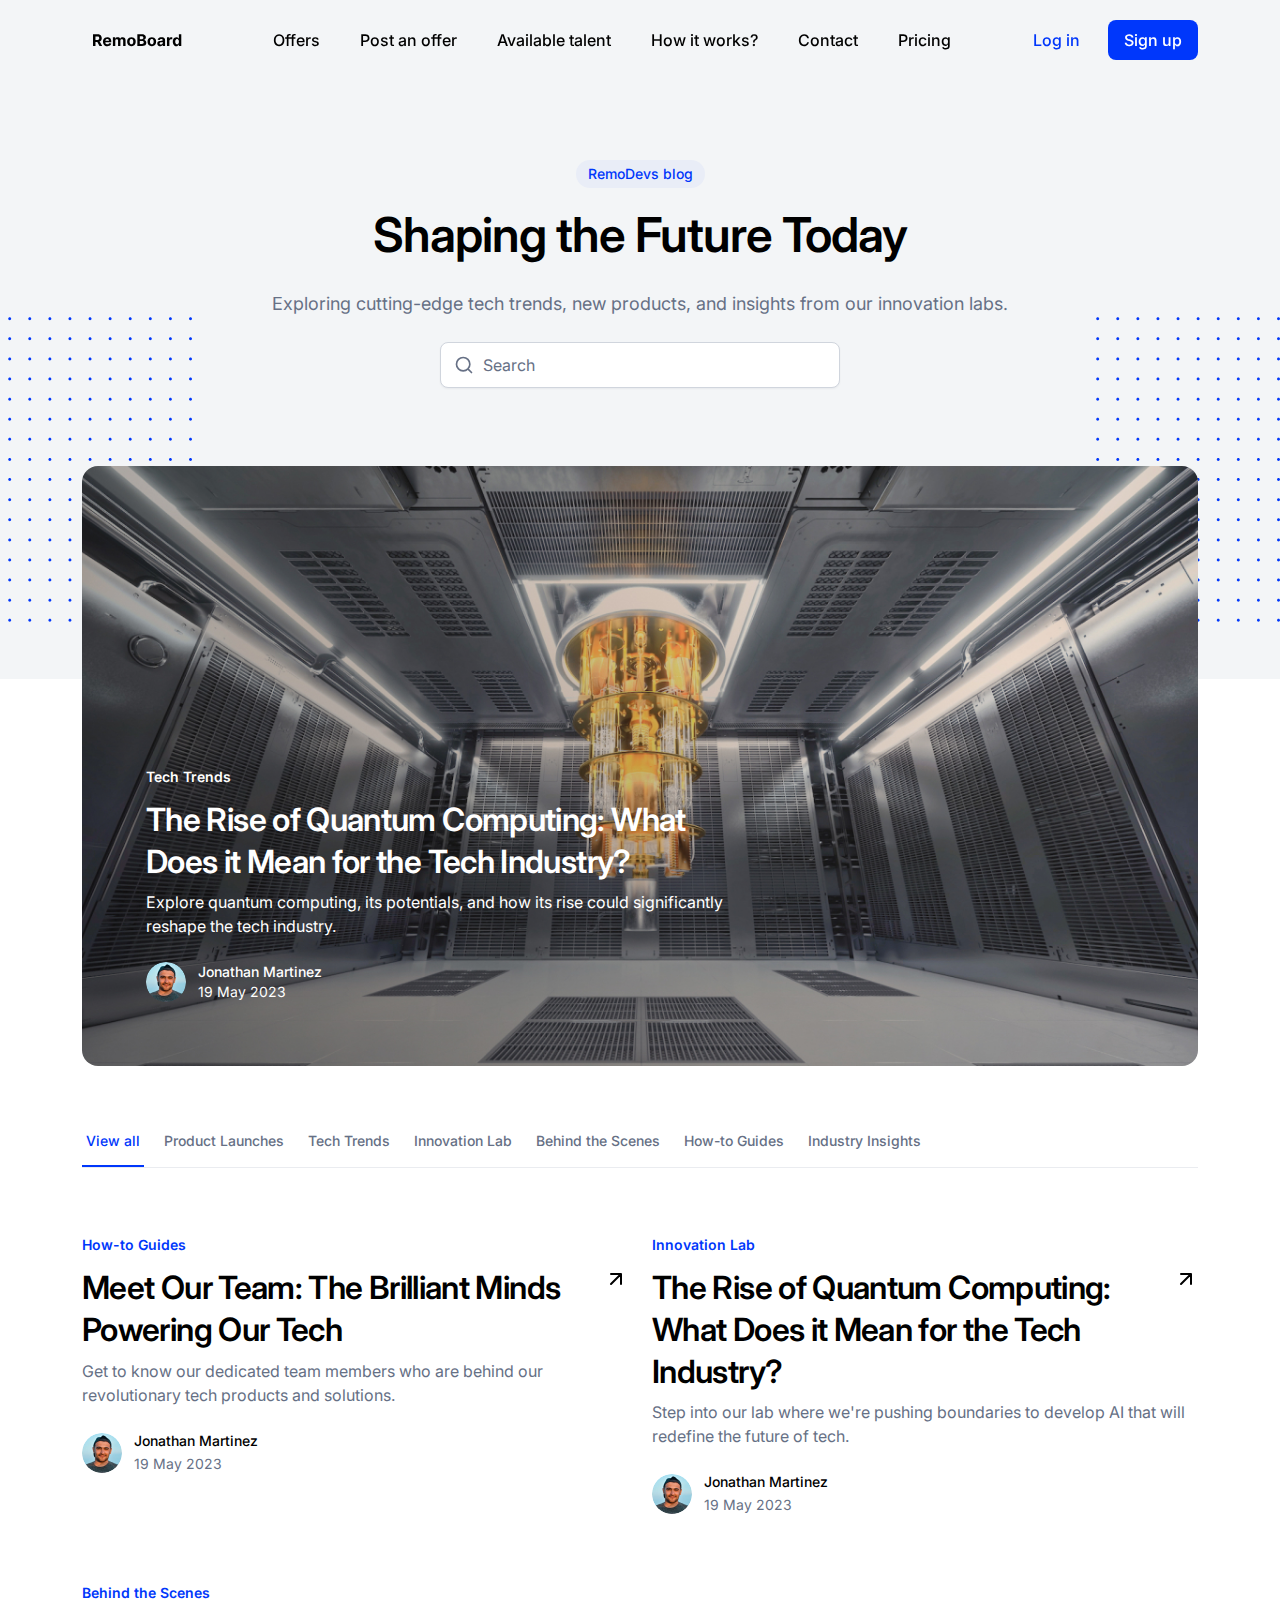
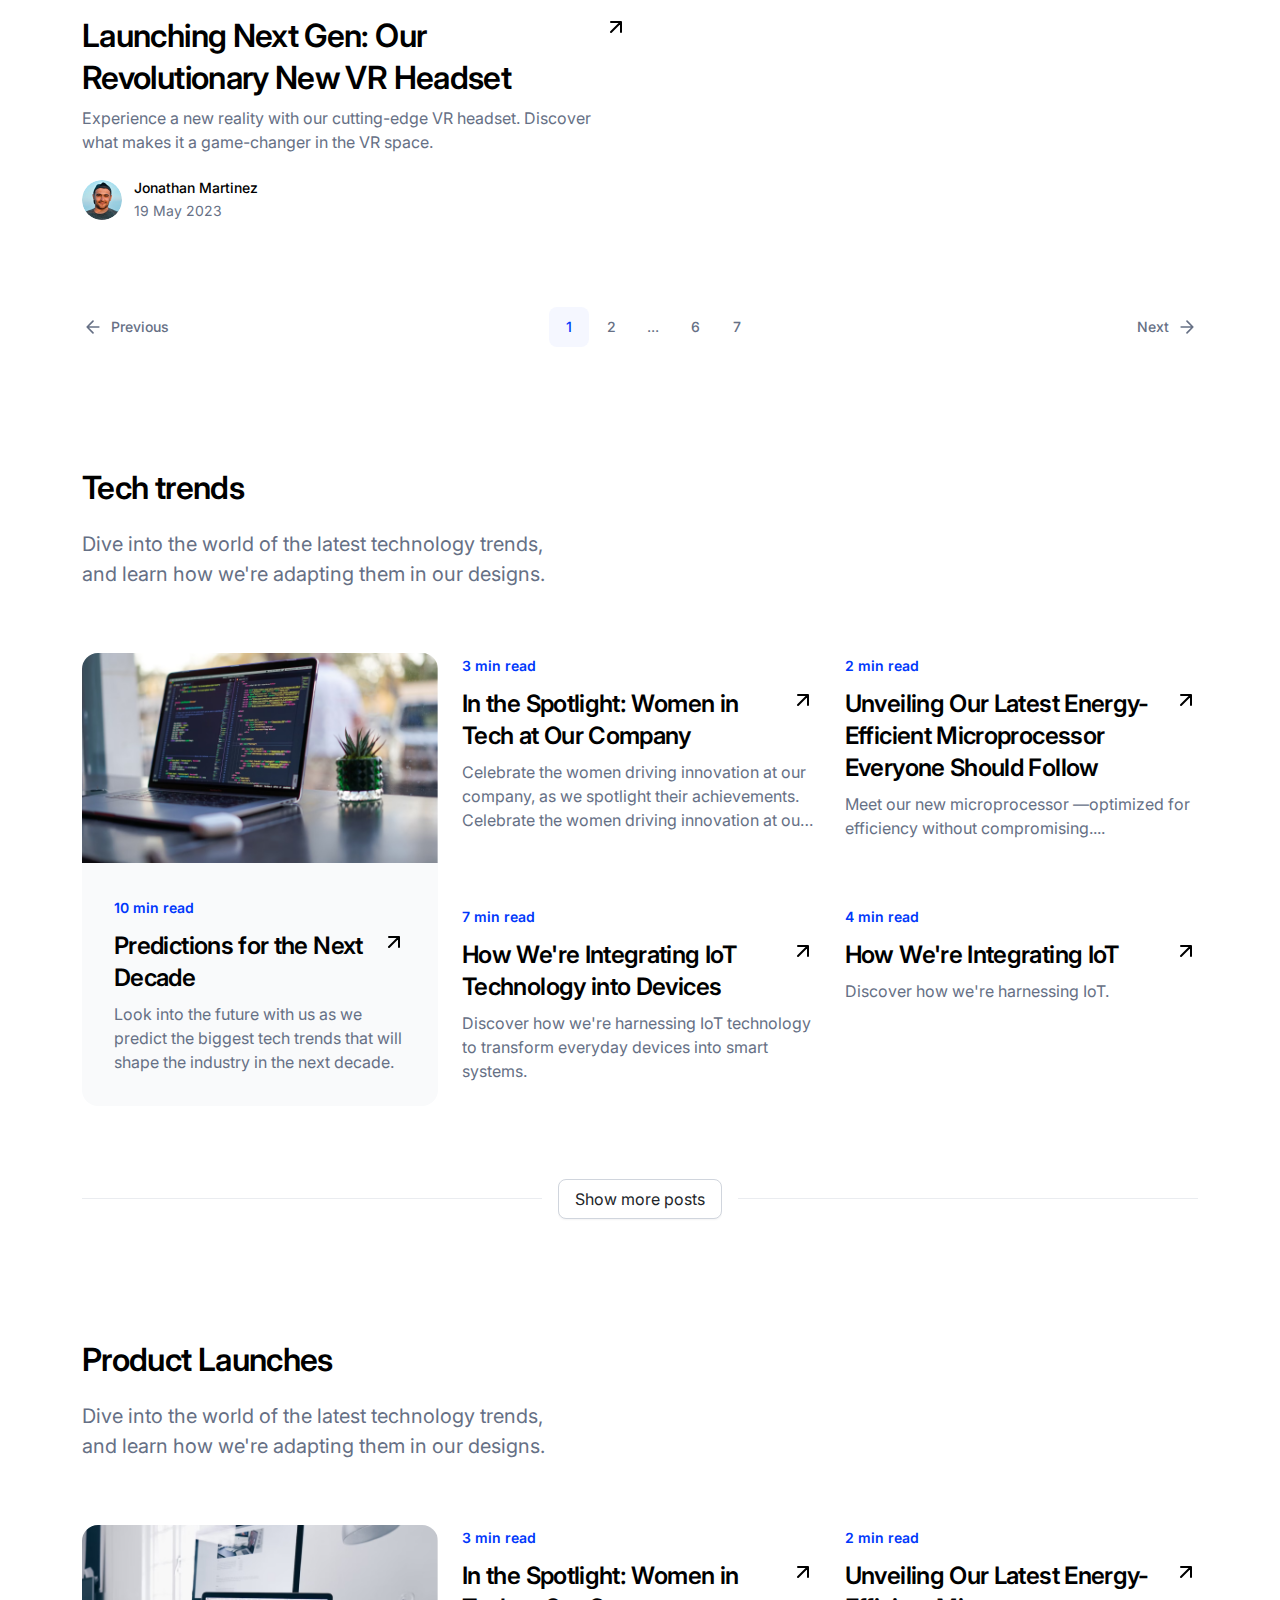
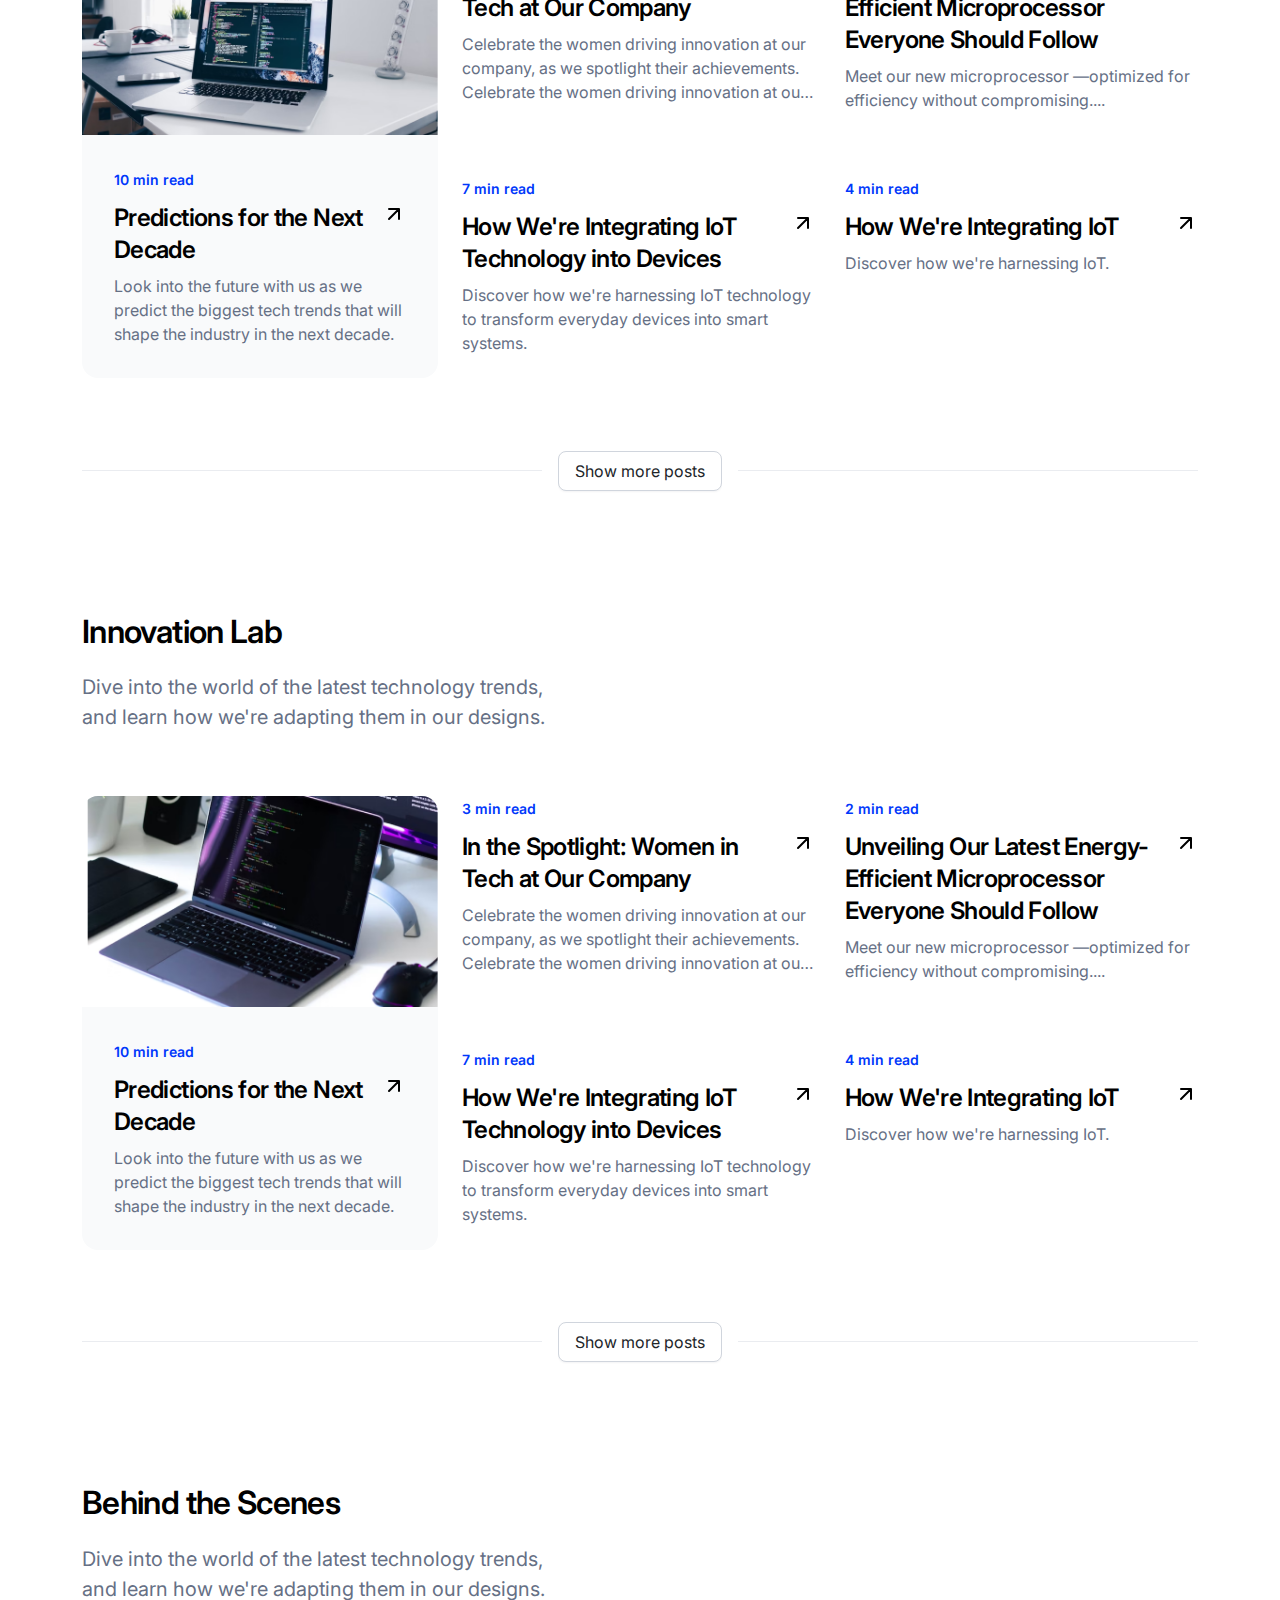
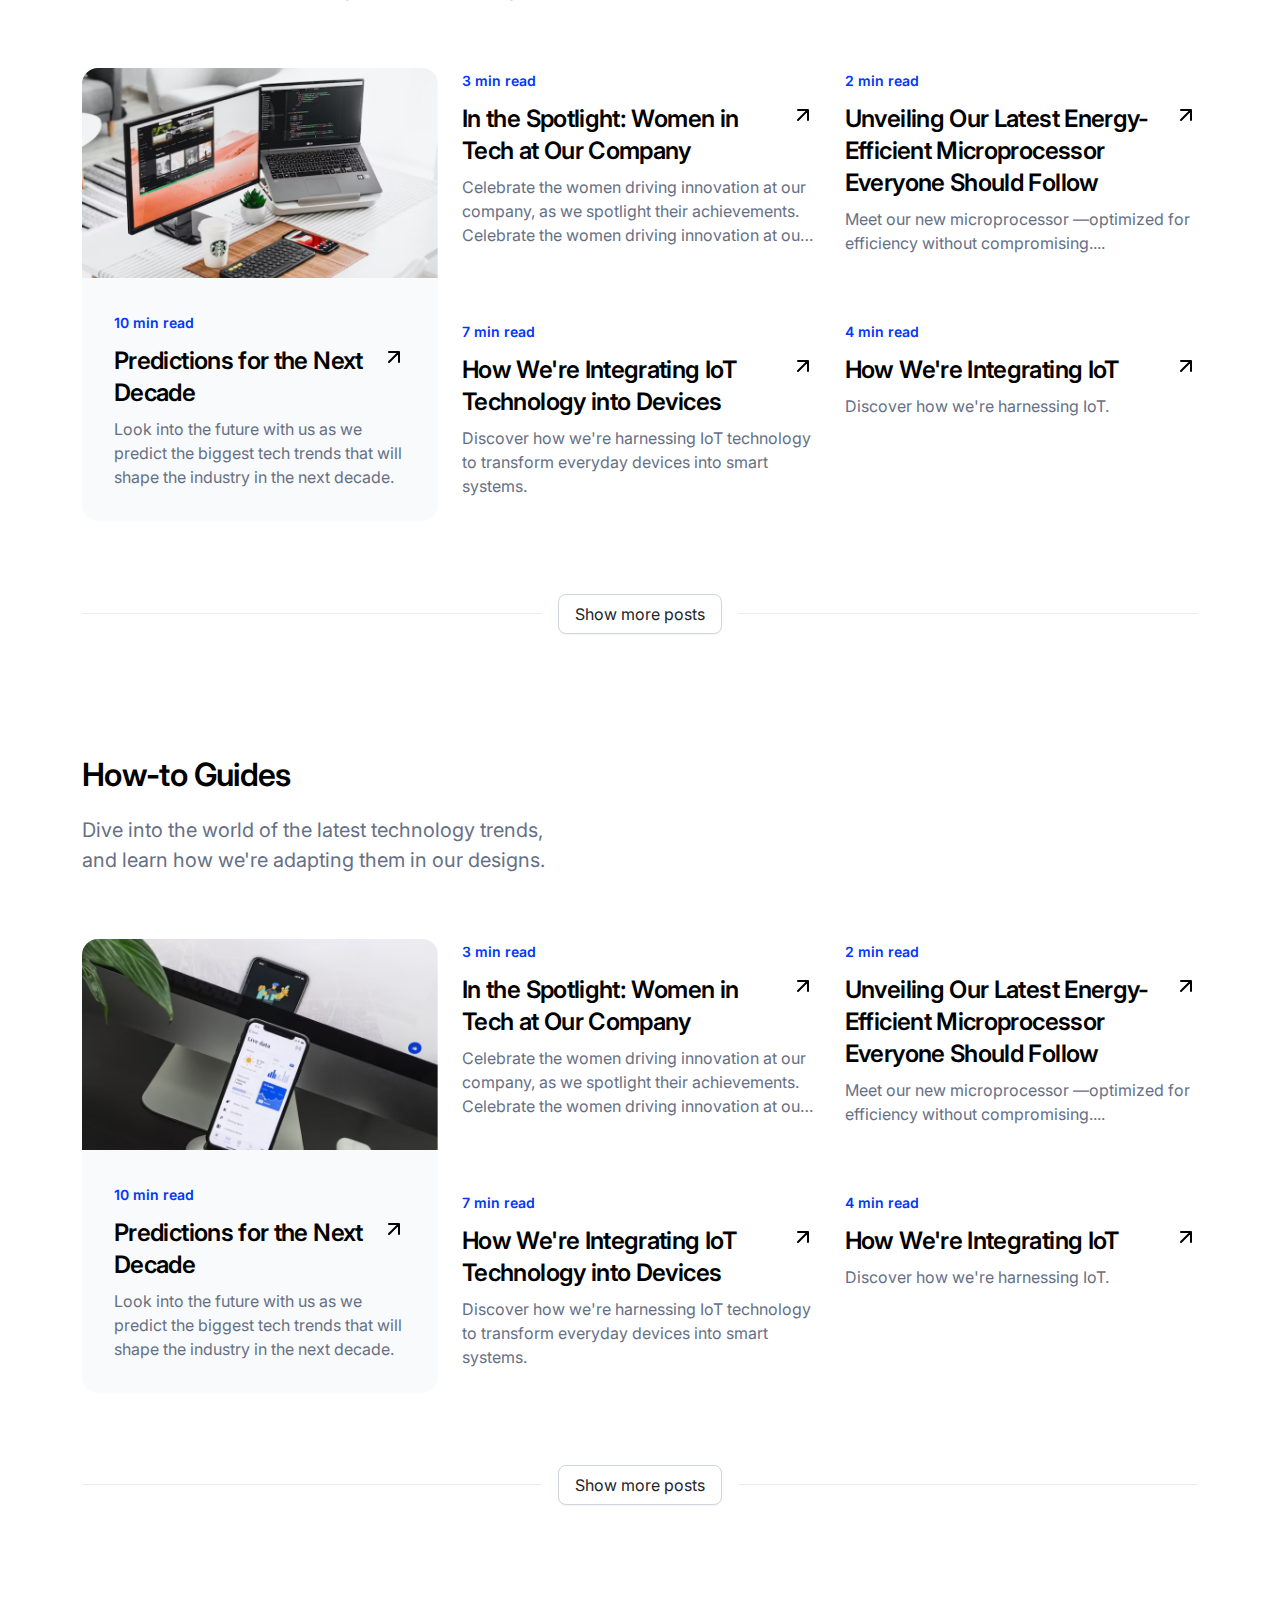
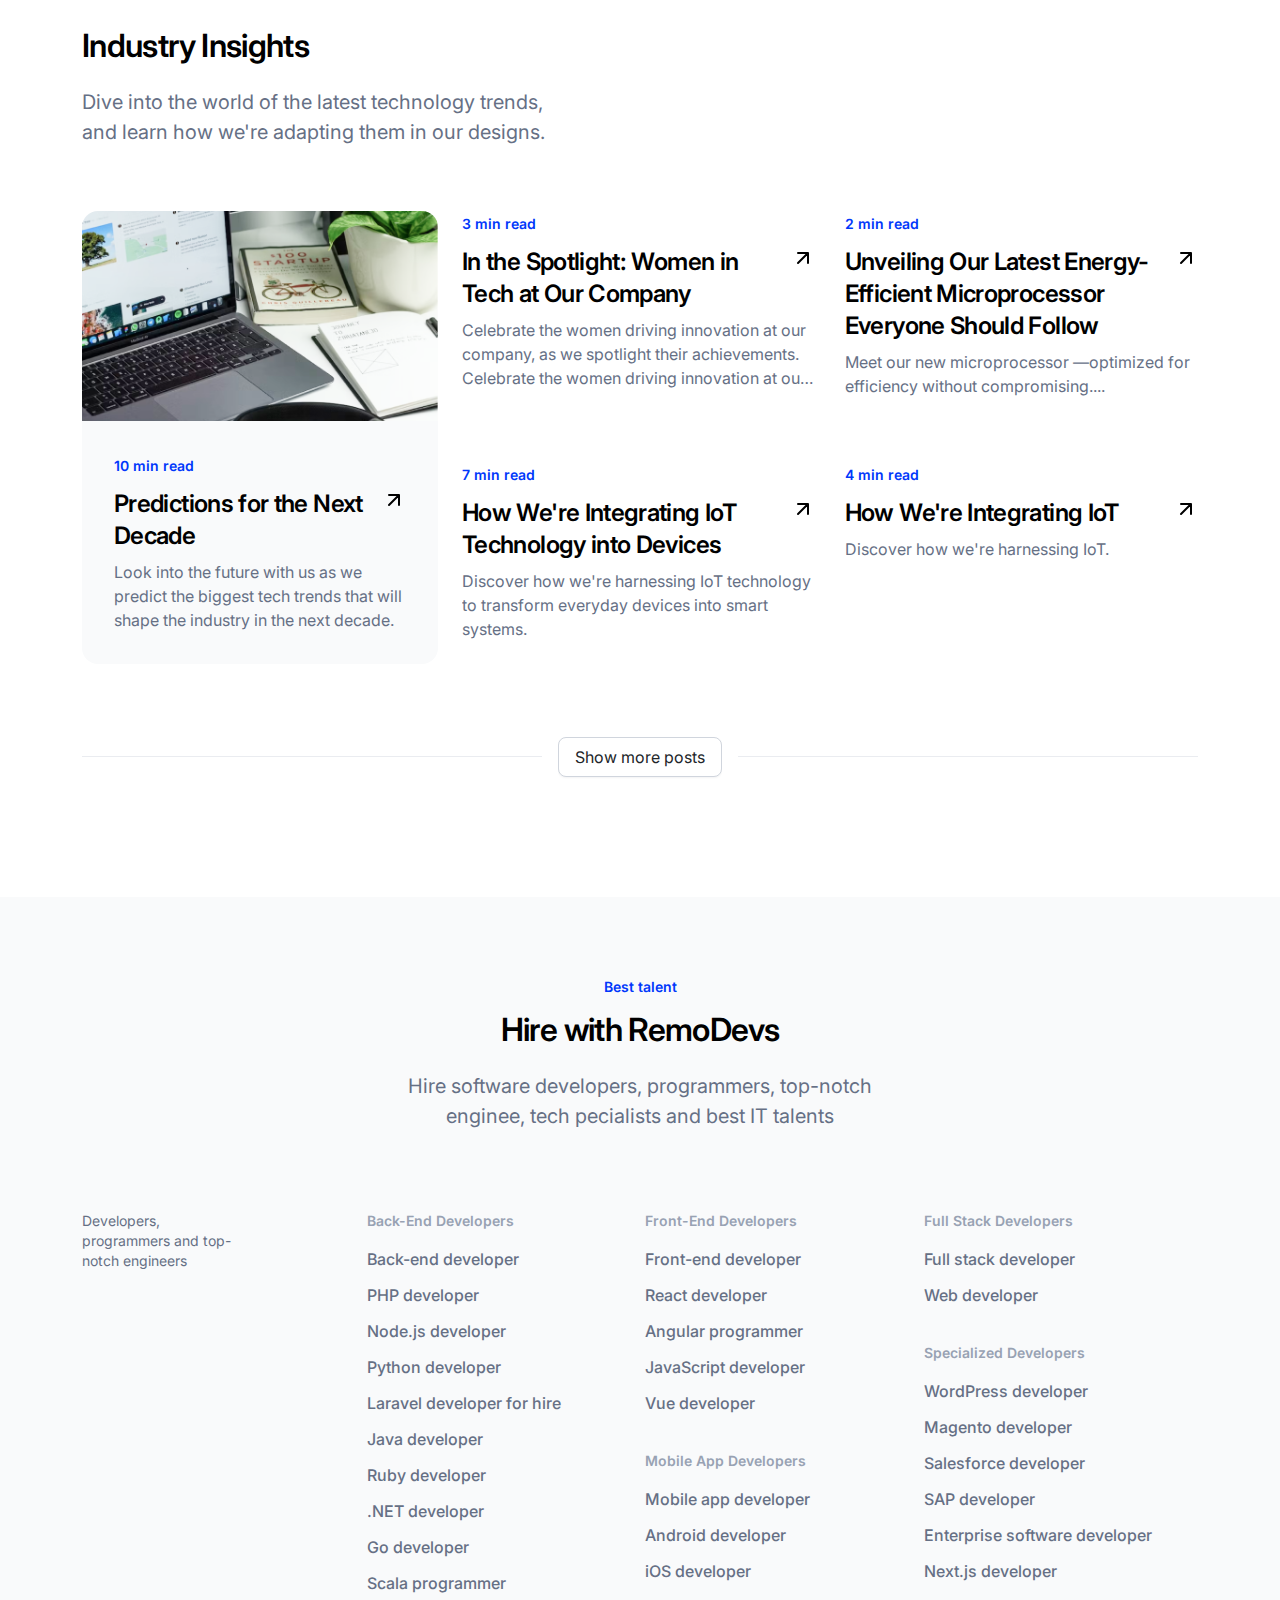
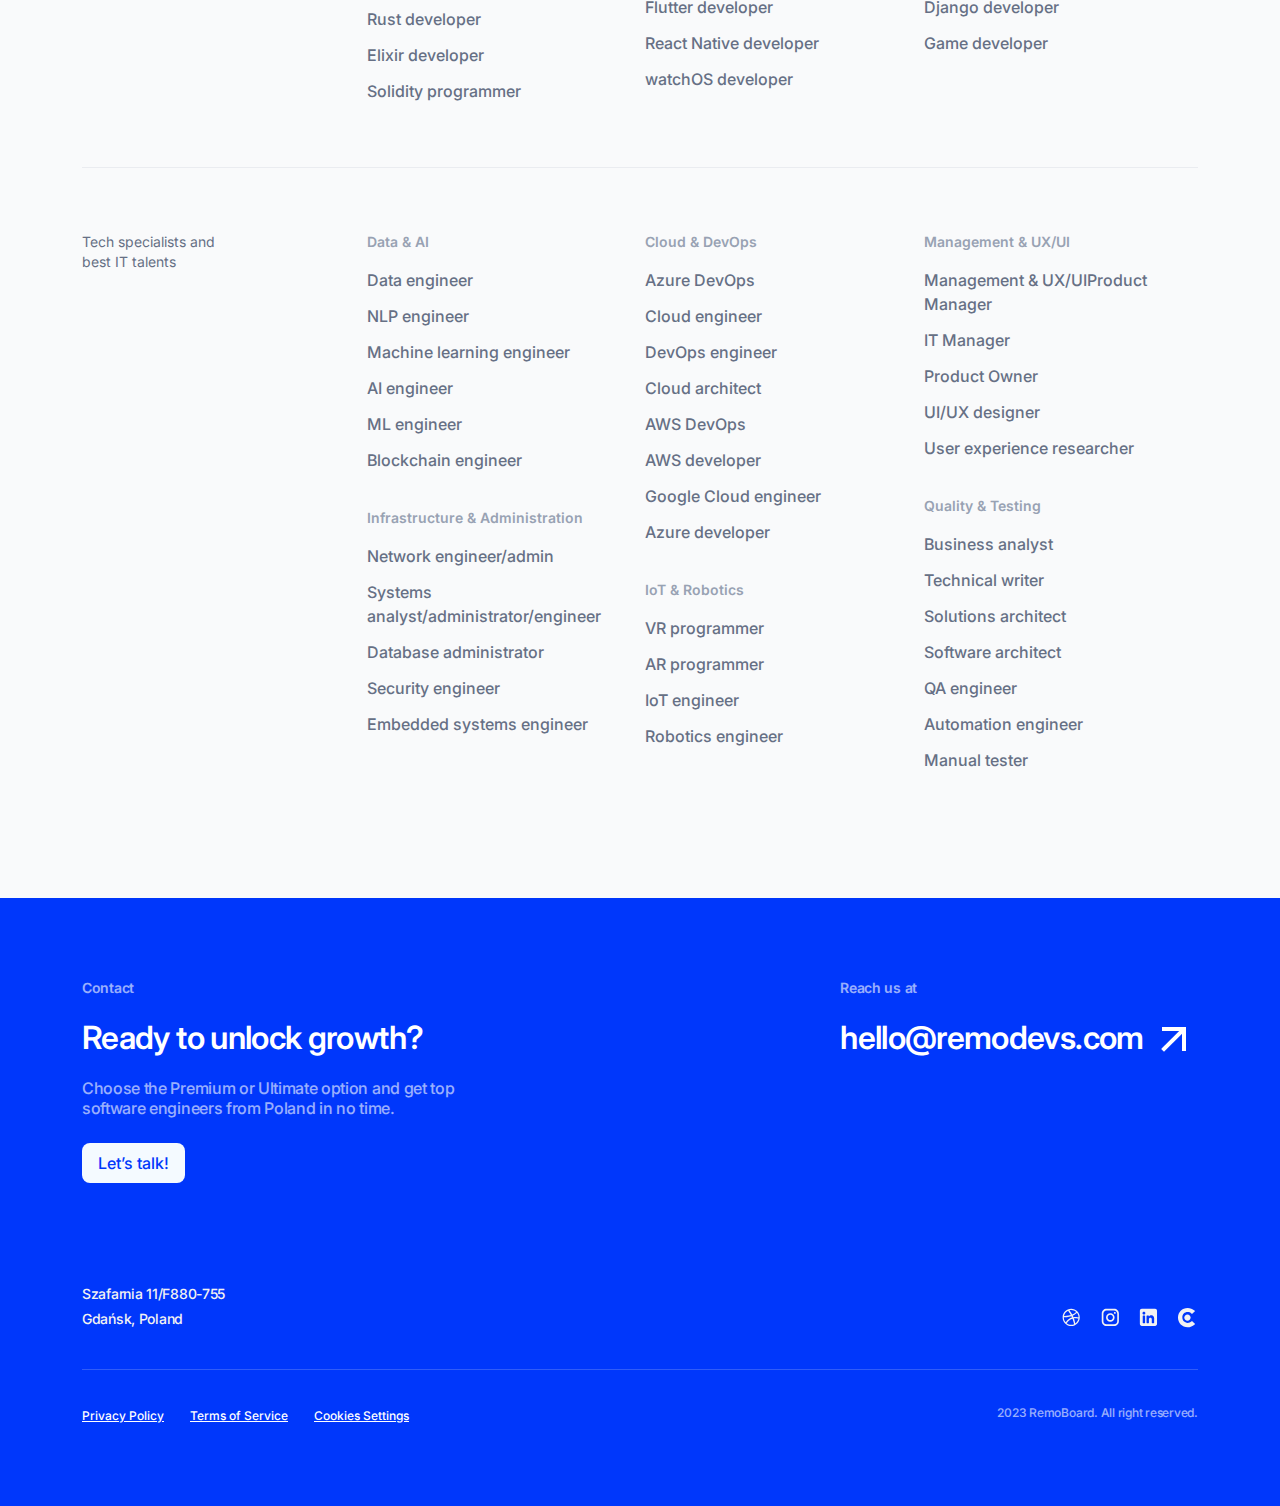
<file: index.html>
<!DOCTYPE html>
<html lang="en">

<head>
    <meta charset="UTF-8">
    <meta http-equiv="X-UA-Compatible" content="IE=edge">
    <meta name="viewport" content="width=device-width, initial-scale=1.0">
    <title>RemoDevs Blog</title>
    <link rel="icon" type="image/x-icon" href="img/favicon.png">
    <link rel="stylesheet" href="css/lib/bootstrap.min.css">
    <link rel="stylesheet" href="css/style.css">
</head>

<body>
    <div class="pagewrapper">
        <header class="header">
            <div class="container">
                <div class="header__inner">
                    <div class="header__logo">
                        <a href="#">
                            <img src="img/svg/logo.svg" alt="logo">
                        </a>
                    </div>
                    <nav class="header__nav">
                        <div class="header__info container">
                            <ul class="header__menu">
                                <li><a href="#">Offers</a></li>
                                <li><a href="#">Post an offer</a></li>
                                <li><a href="#">Available talent</a></li>
                                <li><a href="#">How it works?</a></li>
                                <li><a href="#">Contact</a></li>
                                <li><a href="#">Pricing</a></li>
                            </ul>
                            <div class="header__buttons">
                                <a href="#" class="login">Log in</a>
                                <a href="#" class="bluebtn">Sign up</a>
                            </div>
                        </div>
                    </nav>
                    <button class="burger">
                        <span></span><span></span><span></span>
                    </button>
                </div>
            </div>
        </header>

        <main class="main">

            <section class="heroscreen">
                <img src="img/svg/heroscreen_frame_dots.svg" alt="frame" class="frame-left">
                <img src="img/svg/heroscreen_frame_dots.svg" alt="frame" class="frame-right">
                <div class="container">
                    <div class="heroscreen__inner">
                        <p class="sticker">
                            RemoDevs blog
                        </p>
                        <h1 class="heroscreen__title">
                            Shaping the Future Today
                        </h1>
                        <p class="heroscreen__subtitle">
                            Exploring cutting-edge tech trends, new products, and insights from our innovation labs.
                        </p>
                        <div class="heroscreen__search">
                            <form>
                                <label class="inputfield">
                                    <input type="text" placeholder="Search">
                                </label>
                            </form>
                        </div>
                        <div class="heroscreen__post">
                            <a href="#">
                                <img src="img/heroscreen_post_bg.jpg" alt="img">
                                <div class="heroscreen__post-content">
                                    <span>
                                        Tech Trends
                                    </span>
                                    <h2>The Rise of Quantum Computing: What Does it Mean for the Tech Industry?</h2>
                                    <p>Explore quantum computing, its potentials, and how its rise could significantly
                                        reshape the tech industry.</p>
                                    <div class="heroscreen__post-author">
                                        <img src="img/Avatar.png" alt="avatar">
                                        <div class="information">
                                            <p class="name">
                                                Jonathan Martinez
                                            </p>
                                            <p class="date">
                                                19 May 2023
                                            </p>
                                        </div>
                                    </div>
                                </div>
                            </a>
                        </div>
                    </div>
                </div>
            </section>

            <section class="categories">
                <div class="container">
                    <ul class="categories__head">
                        <li class="categories__tab active" data-tab="all">
                            View all
                        </li>
                        <li class="categories__tab" data-tab="tab2">
                            Product Launches
                        </li>
                        <li class="categories__tab" data-tab="tab3">
                            Tech Trends
                        </li>
                        <li class="categories__tab" data-tab="tab4">
                            Innovation Lab
                        </li>
                        <li class="categories__tab" data-tab="tab5">
                            Behind the Scenes
                        </li>
                        <li class="categories__tab" data-tab="tab6">
                            How-to Guides
                        </li>
                        <li class="categories__tab" data-tab="tab7">
                            Industry Insights
                        </li>
                    </ul>
                    <div class="categories__inner">

                        <div class="categories__window">
                            <div class="row">
                                <div class="col-md-6">
                                    <div class="post__card">
                                        <a href="#">
                                            <div class="post__card-content">
                                                <span>
                                                    Innovation Lab
                                                </span>
                                                <h3>
                                                    The Rise of Quantum Computing: What Does it Mean for the Tech
                                                    Industry?
                                                </h3>
                                                <p>
                                                    Step into our lab where we're pushing boundaries to develop AI that
                                                    will
                                                    redefine the future of tech.
                                                </p>
                                            </div>
                                            <div class="post__card-author">
                                                <img src="img/Avatar.png" alt="avatar">
                                                <div class="info">
                                                    <p class="name">
                                                        Jonathan Martinez
                                                    </p>
                                                    <span class="date">
                                                        19 May 2023
                                                    </span>
                                                </div>
                                            </div>
                                        </a>
                                    </div>
                                </div>

                                <div class="col-md-6">
                                    <div class="post__card">
                                        <a href="#">
                                            <div class="post__card-content">
                                                <span>
                                                    Behind the Scenes
                                                </span>
                                                <h3>
                                                    Launching Next Gen: Our Revolutionary New VR Headset
                                                </h3>
                                                <p>
                                                    Experience a new reality with our cutting-edge VR headset. Discover
                                                    what
                                                    makes it a game-changer in the VR space.
                                                </p>
                                            </div>
                                            <div class="post__card-author">
                                                <img src="img/Avatar.png" alt="avatar">
                                                <div class="info">
                                                    <p class="name">
                                                        Jonathan Martinez
                                                    </p>
                                                    <span class="date">
                                                        19 May 2023
                                                    </span>
                                                </div>
                                            </div>
                                        </a>
                                    </div>
                                </div>

                                <div class="col-md-6">
                                    <div class="post__card">
                                        <a href="#">
                                            <div class="post__card-content">
                                                <span>
                                                    Innovation Lab
                                                </span>
                                                <h3>
                                                    Inside Our Innovation Lab: Creating the AI of Tomorrow
                                                </h3>
                                                <p>
                                                    Step into our lab where we're pushing boundaries to develop AI that
                                                    will
                                                    redefine the future of tech.
                                                </p>
                                            </div>
                                            <div class="post__card-author">
                                                <img src="img/Avatar.png" alt="avatar">
                                                <div class="info">
                                                    <p class="name">
                                                        Jonathan Martinez
                                                    </p>
                                                    <span class="date">
                                                        19 May 2023
                                                    </span>
                                                </div>
                                            </div>
                                        </a>
                                    </div>
                                </div>

                                <div class="col-md-6">
                                    <div class="post__card">
                                        <a href="#">
                                            <div class="post__card-content">
                                                <span>
                                                    How-to Guides
                                                </span>
                                                <h3>
                                                    Meet Our Team: The Brilliant Minds Powering Our Tech
                                                </h3>
                                                <p>
                                                    Get to know our dedicated team members who are behind our
                                                    revolutionary
                                                    tech products and solutions.
                                                </p>
                                            </div>
                                            <div class="post__card-author">
                                                <img src="img/Avatar.png" alt="avatar">
                                                <div class="info">
                                                    <p class="name">
                                                        Jonathan Martinez
                                                    </p>
                                                    <span class="date">
                                                        19 May 2023
                                                    </span>
                                                </div>
                                            </div>
                                        </a>
                                    </div>
                                </div>
                            </div>
                        </div>

                        <div class="categories__window tab2 active-window">
                            <div class="row">
                                <div class="col-md-6">
                                    <div class="post__card">
                                        <a href="#">
                                            <div class="post__card-content">
                                                <span>
                                                    How-to Guides
                                                </span>
                                                <h3>
                                                    Meet Our Team: The Brilliant Minds Powering Our Tech
                                                </h3>
                                                <p>
                                                    Get to know our dedicated team members who are behind our
                                                    revolutionary
                                                    tech products and solutions.
                                                </p>
                                            </div>
                                            <div class="post__card-author">
                                                <img src="img/Avatar.png" alt="avatar">
                                                <div class="info">
                                                    <p class="name">
                                                        Jonathan Martinez
                                                    </p>
                                                    <span class="date">
                                                        19 May 2023
                                                    </span>
                                                </div>
                                            </div>
                                        </a>
                                    </div>
                                </div>

                                <div class="col-md-6">
                                    <div class="post__card">
                                        <a href="#">
                                            <div class="post__card-content">
                                                <span>
                                                    Innovation Lab
                                                </span>
                                                <h3>
                                                    The Rise of Quantum Computing: What Does it Mean for the Tech
                                                    Industry?
                                                </h3>
                                                <p>
                                                    Step into our lab where we're pushing boundaries to develop AI that
                                                    will
                                                    redefine the future of tech.
                                                </p>
                                            </div>
                                            <div class="post__card-author">
                                                <img src="img/Avatar.png" alt="avatar">
                                                <div class="info">
                                                    <p class="name">
                                                        Jonathan Martinez
                                                    </p>
                                                    <span class="date">
                                                        19 May 2023
                                                    </span>
                                                </div>
                                            </div>
                                        </a>
                                    </div>
                                </div>

                                <div class="col-md-6">
                                    <div class="post__card">
                                        <a href="#">
                                            <div class="post__card-content">
                                                <span>
                                                    Behind the Scenes
                                                </span>
                                                <h3>
                                                    Launching Next Gen: Our Revolutionary New VR Headset
                                                </h3>
                                                <p>
                                                    Experience a new reality with our cutting-edge VR headset. Discover
                                                    what
                                                    makes it a game-changer in the VR space.
                                                </p>
                                            </div>
                                            <div class="post__card-author">
                                                <img src="img/Avatar.png" alt="avatar">
                                                <div class="info">
                                                    <p class="name">
                                                        Jonathan Martinez
                                                    </p>
                                                    <span class="date">
                                                        19 May 2023
                                                    </span>
                                                </div>
                                            </div>
                                        </a>
                                    </div>
                                </div>
                            </div>
                        </div>

                        <div class="categories__window tab3">
                            <div class="row">
                                <div class="col-md-6">
                                    <div class="post__card">
                                        <a href="#">
                                            <div class="post__card-content">
                                                <span>
                                                    Innovation Lab
                                                </span>
                                                <h3>
                                                    Inside Our Innovation Lab: Creating the AI of Tomorrow
                                                </h3>
                                                <p>
                                                    Step into our lab where we're pushing boundaries to develop AI that
                                                    will
                                                    redefine the future of tech.
                                                </p>
                                            </div>
                                            <div class="post__card-author">
                                                <img src="img/Avatar.png" alt="avatar">
                                                <div class="info">
                                                    <p class="name">
                                                        Jonathan Martinez
                                                    </p>
                                                    <span class="date">
                                                        19 May 2023
                                                    </span>
                                                </div>
                                            </div>
                                        </a>
                                    </div>
                                </div>

                                <div class="col-md-6">
                                    <div class="post__card">
                                        <a href="#">
                                            <div class="post__card-content">
                                                <span>
                                                    How-to Guides
                                                </span>
                                                <h3>
                                                    Meet Our Team: The Brilliant Minds Powering Our Tech
                                                </h3>
                                                <p>
                                                    Get to know our dedicated team members who are behind our
                                                    revolutionary
                                                    tech products and solutions.
                                                </p>
                                            </div>
                                            <div class="post__card-author">
                                                <img src="img/Avatar.png" alt="avatar">
                                                <div class="info">
                                                    <p class="name">
                                                        Jonathan Martinez
                                                    </p>
                                                    <span class="date">
                                                        19 May 2023
                                                    </span>
                                                </div>
                                            </div>
                                        </a>
                                    </div>
                                </div>
                            </div>
                        </div>

                        <div class="categories__window tab4">
                            <div class="row">
                                <div class="col-md-6">
                                    <div class="post__card">
                                        <a href="#">
                                            <div class="post__card-content">
                                                <span>
                                                    Innovation Lab
                                                </span>
                                                <h3>
                                                    The Rise of Quantum Computing: What Does it Mean for the Tech
                                                    Industry?
                                                </h3>
                                                <p>
                                                    Step into our lab where we're pushing boundaries to develop AI that
                                                    will
                                                    redefine the future of tech.
                                                </p>
                                            </div>
                                            <div class="post__card-author">
                                                <img src="img/Avatar.png" alt="avatar">
                                                <div class="info">
                                                    <p class="name">
                                                        Jonathan Martinez
                                                    </p>
                                                    <span class="date">
                                                        19 May 2023
                                                    </span>
                                                </div>
                                            </div>
                                        </a>
                                    </div>
                                </div>

                                <div class="col-md-6">
                                    <div class="post__card">
                                        <a href="#">
                                            <div class="post__card-content">
                                                <span>
                                                    How-to Guides
                                                </span>
                                                <h3>
                                                    Meet Our Team: The Brilliant Minds Powering Our Tech
                                                </h3>
                                                <p>
                                                    Get to know our dedicated team members who are behind our
                                                    revolutionary
                                                    tech products and solutions.
                                                </p>
                                            </div>
                                            <div class="post__card-author">
                                                <img src="img/Avatar.png" alt="avatar">
                                                <div class="info">
                                                    <p class="name">
                                                        Jonathan Martinez
                                                    </p>
                                                    <span class="date">
                                                        19 May 2023
                                                    </span>
                                                </div>
                                            </div>
                                        </a>
                                    </div>
                                </div>
                            </div>
                        </div>

                        <div class="categories__window tab5">
                            <div class="row">
                                <div class="col-md-6">
                                    <div class="post__card">
                                        <a href="#">
                                            <div class="post__card-content">
                                                <span>
                                                    Innovation Lab
                                                </span>
                                                <h3>
                                                    The Rise of Quantum Computing: What Does it Mean for the Tech
                                                    Industry?
                                                </h3>
                                                <p>
                                                    Step into our lab where we're pushing boundaries to develop AI that
                                                    will
                                                    redefine the future of tech.
                                                </p>
                                            </div>
                                            <div class="post__card-author">
                                                <img src="img/Avatar.png" alt="avatar">
                                                <div class="info">
                                                    <p class="name">
                                                        Jonathan Martinez
                                                    </p>
                                                    <span class="date">
                                                        19 May 2023
                                                    </span>
                                                </div>
                                            </div>
                                        </a>
                                    </div>
                                </div>

                                <div class="col-md-6">
                                    <div class="post__card">
                                        <a href="#">
                                            <div class="post__card-content">
                                                <span>
                                                    Innovation Lab
                                                </span>
                                                <h3>
                                                    Inside Our Innovation Lab: Creating the AI of Tomorrow
                                                </h3>
                                                <p>
                                                    Step into our lab where we're pushing boundaries to develop AI that
                                                    will
                                                    redefine the future of tech.
                                                </p>
                                            </div>
                                            <div class="post__card-author">
                                                <img src="img/Avatar.png" alt="avatar">
                                                <div class="info">
                                                    <p class="name">
                                                        Jonathan Martinez
                                                    </p>
                                                    <span class="date">
                                                        19 May 2023
                                                    </span>
                                                </div>
                                            </div>
                                        </a>
                                    </div>
                                </div>

                                <div class="col-md-6">
                                    <div class="post__card">
                                        <a href="#">
                                            <div class="post__card-content">
                                                <span>
                                                    How-to Guides
                                                </span>
                                                <h3>
                                                    Meet Our Team: The Brilliant Minds Powering Our Tech
                                                </h3>
                                                <p>
                                                    Get to know our dedicated team members who are behind our
                                                    revolutionary
                                                    tech products and solutions.
                                                </p>
                                            </div>
                                            <div class="post__card-author">
                                                <img src="img/Avatar.png" alt="avatar">
                                                <div class="info">
                                                    <p class="name">
                                                        Jonathan Martinez
                                                    </p>
                                                    <span class="date">
                                                        19 May 2023
                                                    </span>
                                                </div>
                                            </div>
                                        </a>
                                    </div>
                                </div>
                            </div>
                        </div>

                        <div class="categories__window tab6">
                            <div class="row">
                                <div class="col-md-6">
                                    <div class="post__card">
                                        <a href="#">
                                            <div class="post__card-content">
                                                <span>
                                                    Innovation Lab
                                                </span>
                                                <h3>
                                                    The Rise of Quantum Computing: What Does it Mean for the Tech
                                                    Industry?
                                                </h3>
                                                <p>
                                                    Step into our lab where we're pushing boundaries to develop AI that
                                                    will
                                                    redefine the future of tech.
                                                </p>
                                            </div>
                                            <div class="post__card-author">
                                                <img src="img/Avatar.png" alt="avatar">
                                                <div class="info">
                                                    <p class="name">
                                                        Jonathan Martinez
                                                    </p>
                                                    <span class="date">
                                                        19 May 2023
                                                    </span>
                                                </div>
                                            </div>
                                        </a>
                                    </div>
                                </div>

                                <div class="col-md-6">
                                    <div class="post__card">
                                        <a href="#">
                                            <div class="post__card-content">
                                                <span>
                                                    Behind the Scenes
                                                </span>
                                                <h3>
                                                    Launching Next Gen: Our Revolutionary New VR Headset
                                                </h3>
                                                <p>
                                                    Experience a new reality with our cutting-edge VR headset. Discover
                                                    what
                                                    makes it a game-changer in the VR space.
                                                </p>
                                            </div>
                                            <div class="post__card-author">
                                                <img src="img/Avatar.png" alt="avatar">
                                                <div class="info">
                                                    <p class="name">
                                                        Jonathan Martinez
                                                    </p>
                                                    <span class="date">
                                                        19 May 2023
                                                    </span>
                                                </div>
                                            </div>
                                        </a>
                                    </div>
                                </div>

                                <div class="col-md-6">
                                    <div class="post__card">
                                        <a href="#">
                                            <div class="post__card-content">
                                                <span>
                                                    Innovation Lab
                                                </span>
                                                <h3>
                                                    Inside Our Innovation Lab: Creating the AI of Tomorrow
                                                </h3>
                                                <p>
                                                    Step into our lab where we're pushing boundaries to develop AI that
                                                    will
                                                    redefine the future of tech.
                                                </p>
                                            </div>
                                            <div class="post__card-author">
                                                <img src="img/Avatar.png" alt="avatar">
                                                <div class="info">
                                                    <p class="name">
                                                        Jonathan Martinez
                                                    </p>
                                                    <span class="date">
                                                        19 May 2023
                                                    </span>
                                                </div>
                                            </div>
                                        </a>
                                    </div>
                                </div>

                                <div class="col-md-6">
                                    <div class="post__card">
                                        <a href="#">
                                            <div class="post__card-content">
                                                <span>
                                                    How-to Guides
                                                </span>
                                                <h3>
                                                    Meet Our Team: The Brilliant Minds Powering Our Tech
                                                </h3>
                                                <p>
                                                    Get to know our dedicated team members who are behind our
                                                    revolutionary
                                                    tech products and solutions.
                                                </p>
                                            </div>
                                            <div class="post__card-author">
                                                <img src="img/Avatar.png" alt="avatar">
                                                <div class="info">
                                                    <p class="name">
                                                        Jonathan Martinez
                                                    </p>
                                                    <span class="date">
                                                        19 May 2023
                                                    </span>
                                                </div>
                                            </div>
                                        </a>
                                    </div>
                                </div>
                            </div>
                        </div>

                        <div class="categories__window tab7">
                            <div class="row">

                                <div class="col-md-6">
                                    <div class="post__card">
                                        <a href="#">
                                            <div class="post__card-content">
                                                <span>
                                                    Innovation Lab
                                                </span>
                                                <h3>
                                                    Inside Our Innovation Lab: Creating the AI of Tomorrow
                                                </h3>
                                                <p>
                                                    Step into our lab where we're pushing boundaries to develop AI that
                                                    will
                                                    redefine the future of tech.
                                                </p>
                                            </div>
                                            <div class="post__card-author">
                                                <img src="img/Avatar.png" alt="avatar">
                                                <div class="info">
                                                    <p class="name">
                                                        Jonathan Martinez
                                                    </p>
                                                    <span class="date">
                                                        19 May 2023
                                                    </span>
                                                </div>
                                            </div>
                                        </a>
                                    </div>
                                </div>

                                <div class="col-md-6">
                                    <div class="post__card">
                                        <a href="#">
                                            <div class="post__card-content">
                                                <span>
                                                    How-to Guides
                                                </span>
                                                <h3>
                                                    Meet Our Team: The Brilliant Minds Powering Our Tech
                                                </h3>
                                                <p>
                                                    Get to know our dedicated team members who are behind our
                                                    revolutionary
                                                    tech products and solutions.
                                                </p>
                                            </div>
                                            <div class="post__card-author">
                                                <img src="img/Avatar.png" alt="avatar">
                                                <div class="info">
                                                    <p class="name">
                                                        Jonathan Martinez
                                                    </p>
                                                    <span class="date">
                                                        19 May 2023
                                                    </span>
                                                </div>
                                            </div>
                                        </a>
                                    </div>
                                </div>
                            </div>
                        </div>

                    </div>
                    <div class="categories__bottom">
                        <div class="pagination">
                            <ul class="page-numbers">
                                <li>
                                    <a href="#" class="prev page-numbers">
                                        Previous
                                    </a>
                                </li>
                                <li>
                                    <span class="page-numbers current">
                                        1
                                    </span>
                                </li>
                                <li>
                                    <a href="#" class="page-numbers">
                                        2
                                    </a>
                                </li>
                                <li>
                                    <a href="#" class="page-numbers">
                                        ...
                                    </a>
                                </li>
                                <li>
                                    <a href="#" class="page-numbers">
                                        6
                                    </a>
                                </li>
                                <li>
                                    <a href="#" class="page-numbers">
                                        7
                                    </a>
                                </li>
                                <li>
                                    <a href="#" class="next page-numbers">
                                        Next
                                    </a>
                                </li>
                            </ul>
                        </div>
                    </div>
                </div>
            </section>

            <section class="bloglist">
                <div class="container">
                    <div class="bloglist__inner">
                        <div class="bloglist__category">
                            <div class="bloglist__category-head">
                                <h3>
                                    Tech trends
                                </h3>
                                <p>
                                    Dive into the world of the latest technology trends, and learn how we're adapting
                                    them in our designs.
                                </p>
                            </div>
                            <div class="bloglist__category-inner">
                                <div class="row">
                                    <div class="col-lg-4">
                                        <div class="post__bigcard">
                                            <a href="#">
                                                <img src="img/Image.png" alt="img" class="post__bigcard-img">
                                                <div class="post__card-content">
                                                    <span>
                                                        10 min read
                                                    </span>
                                                    <h3>
                                                        Predictions for the Next Decade
                                                    </h3>
                                                    <p>
                                                        Look into the future with us as we predict the biggest tech
                                                        trends that will shape the industry in the next decade.
                                                    </p>
                                                </div>
                                            </a>
                                        </div>

                                    </div>
                                    <div class="col-lg-8 d-flex flex-wrap justify-content-between">
                                        <div class="post__card">
                                            <a href="#">
                                                <div class="post__card-content">
                                                    <span>
                                                        3 min read
                                                    </span>
                                                    <h3>
                                                        In the Spotlight: Women in Tech at Our Company
                                                    </h3>
                                                    <p>
                                                        Celebrate the women driving innovation at our company, as we
                                                        spotlight their achievements. Celebrate the women driving
                                                        innovation at our company, as we
                                                        spotlight their achievements. Celebrate the women driving
                                                        innovation at our company, as we
                                                        spotlight their achievements.
                                                    </p>
                                                </div>
                                            </a>
                                        </div>
                                        <div class="post__card">
                                            <a href="#">
                                                <div class="post__card-content">
                                                    <span>
                                                        2 min read
                                                    </span>
                                                    <h3>
                                                        Unveiling Our Latest Energy-Efficient Microprocessor Everyone
                                                        Should Follow
                                                    </h3>
                                                    <p>
                                                        Meet our new microprocessor —optimized for efficiency without
                                                        compromising....
                                                    </p>
                                                </div>
                                            </a>
                                        </div>
                                        <div class="post__card">
                                            <a href="#">
                                                <div class="post__card-content">
                                                    <span>
                                                        7 min read
                                                    </span>
                                                    <h3>
                                                        How We're Integrating IoT Technology into Devices
                                                    </h3>
                                                    <p>
                                                        Discover how we're harnessing IoT technology to transform
                                                        everyday devices into smart systems.
                                                    </p>
                                                </div>
                                            </a>
                                        </div>
                                        <div class="post__card">
                                            <a href="#">
                                                <div class="post__card-content">
                                                    <span>
                                                        4 min read
                                                    </span>
                                                    <h3>
                                                        How We're Integrating IoT
                                                    </h3>
                                                    <p>
                                                        Discover how we're harnessing IoT.
                                                    </p>
                                                </div>
                                            </a>
                                        </div>
                                    </div>
                                </div>
                            </div>

                            <div class="bloglist__category-bottom">
                                <a href="#">
                                    Show more posts
                                </a>
                            </div>
                        </div>
                        <div class="bloglist__category">
                            <div class="bloglist__category-head">
                                <h3>
                                    Product Launches
                                </h3>
                                <p>
                                    Dive into the world of the latest technology trends, and learn how we're adapting
                                    them in our designs.
                                </p>
                            </div>
                            <div class="bloglist__category-inner">
                                <div class="row">
                                    <div class="col-lg-4">
                                        <div class="post__bigcard">
                                            <a href="#">
                                                <img src="img/Image2.png" alt="img" class="post__bigcard-img">
                                                <div class="post__card-content">
                                                    <span>
                                                        10 min read
                                                    </span>
                                                    <h3>
                                                        Predictions for the Next Decade
                                                    </h3>
                                                    <p>
                                                        Look into the future with us as we predict the biggest tech
                                                        trends that will shape the industry in the next decade.
                                                    </p>
                                                </div>
                                            </a>
                                        </div>

                                    </div>
                                    <div class="col-lg-8 d-flex flex-wrap justify-content-between">
                                        <div class="post__card">
                                            <a href="#">
                                                <div class="post__card-content">
                                                    <span>
                                                        3 min read
                                                    </span>
                                                    <h3>
                                                        In the Spotlight: Women in Tech at Our Company
                                                    </h3>
                                                    <p>
                                                        Celebrate the women driving innovation at our company, as we
                                                        spotlight their achievements. Celebrate the women driving
                                                        innovation at our company, as we
                                                        spotlight their achievements. Celebrate the women driving
                                                        innovation at our company, as we
                                                        spotlight their achievements.
                                                    </p>
                                                </div>
                                            </a>
                                        </div>
                                        <div class="post__card">
                                            <a href="#">
                                                <div class="post__card-content">
                                                    <span>
                                                        2 min read
                                                    </span>
                                                    <h3>
                                                        Unveiling Our Latest Energy-Efficient Microprocessor Everyone
                                                        Should Follow
                                                    </h3>
                                                    <p>
                                                        Meet our new microprocessor —optimized for efficiency without
                                                        compromising....
                                                    </p>
                                                </div>
                                            </a>
                                        </div>
                                        <div class="post__card">
                                            <a href="#">
                                                <div class="post__card-content">
                                                    <span>
                                                        7 min read
                                                    </span>
                                                    <h3>
                                                        How We're Integrating IoT Technology into Devices
                                                    </h3>
                                                    <p>
                                                        Discover how we're harnessing IoT technology to transform
                                                        everyday devices into smart systems.
                                                    </p>
                                                </div>
                                            </a>
                                        </div>
                                        <div class="post__card">
                                            <a href="#">
                                                <div class="post__card-content">
                                                    <span>
                                                        4 min read
                                                    </span>
                                                    <h3>
                                                        How We're Integrating IoT
                                                    </h3>
                                                    <p>
                                                        Discover how we're harnessing IoT.
                                                    </p>
                                                </div>
                                            </a>
                                        </div>
                                    </div>
                                </div>
                            </div>

                            <div class="bloglist__category-bottom">
                                <a href="#">
                                    Show more posts
                                </a>
                            </div>
                        </div>
                        <div class="bloglist__category">
                            <div class="bloglist__category-head">
                                <h3>
                                    Innovation Lab
                                </h3>
                                <p>
                                    Dive into the world of the latest technology trends, and learn how we're adapting
                                    them in our designs.
                                </p>
                            </div>
                            <div class="bloglist__category-inner">
                                <div class="row">
                                    <div class="col-lg-4">
                                        <div class="post__bigcard">
                                            <a href="#">
                                                <img src="img/Image3.png" alt="img" class="post__bigcard-img">
                                                <div class="post__card-content">
                                                    <span>
                                                        10 min read
                                                    </span>
                                                    <h3>
                                                        Predictions for the Next Decade
                                                    </h3>
                                                    <p>
                                                        Look into the future with us as we predict the biggest tech
                                                        trends that will shape the industry in the next decade.
                                                    </p>
                                                </div>
                                            </a>
                                        </div>

                                    </div>
                                    <div class="col-lg-8 d-flex flex-wrap justify-content-between">
                                        <div class="post__card">
                                            <a href="#">
                                                <div class="post__card-content">
                                                    <span>
                                                        3 min read
                                                    </span>
                                                    <h3>
                                                        In the Spotlight: Women in Tech at Our Company
                                                    </h3>
                                                    <p>
                                                        Celebrate the women driving innovation at our company, as we
                                                        spotlight their achievements. Celebrate the women driving
                                                        innovation at our company, as we
                                                        spotlight their achievements. Celebrate the women driving
                                                        innovation at our company, as we
                                                        spotlight their achievements.
                                                    </p>
                                                </div>
                                            </a>
                                        </div>
                                        <div class="post__card">
                                            <a href="#">
                                                <div class="post__card-content">
                                                    <span>
                                                        2 min read
                                                    </span>
                                                    <h3>
                                                        Unveiling Our Latest Energy-Efficient Microprocessor Everyone
                                                        Should Follow
                                                    </h3>
                                                    <p>
                                                        Meet our new microprocessor —optimized for efficiency without
                                                        compromising....
                                                    </p>
                                                </div>
                                            </a>
                                        </div>
                                        <div class="post__card">
                                            <a href="#">
                                                <div class="post__card-content">
                                                    <span>
                                                        7 min read
                                                    </span>
                                                    <h3>
                                                        How We're Integrating IoT Technology into Devices
                                                    </h3>
                                                    <p>
                                                        Discover how we're harnessing IoT technology to transform
                                                        everyday devices into smart systems.
                                                    </p>
                                                </div>
                                            </a>
                                        </div>
                                        <div class="post__card">
                                            <a href="#">
                                                <div class="post__card-content">
                                                    <span>
                                                        4 min read
                                                    </span>
                                                    <h3>
                                                        How We're Integrating IoT
                                                    </h3>
                                                    <p>
                                                        Discover how we're harnessing IoT.
                                                    </p>
                                                </div>
                                            </a>
                                        </div>
                                    </div>
                                </div>
                            </div>

                            <div class="bloglist__category-bottom">
                                <a href="#">
                                    Show more posts
                                </a>
                            </div>
                        </div>
                        <div class="bloglist__category">
                            <div class="bloglist__category-head">
                                <h3>
                                    Behind the Scenes
                                </h3>
                                <p>
                                    Dive into the world of the latest technology trends, and learn how we're adapting
                                    them in our designs.
                                </p>
                            </div>
                            <div class="bloglist__category-inner">
                                <div class="row">
                                    <div class="col-lg-4">
                                        <div class="post__bigcard">
                                            <a href="#">
                                                <img src="img/Image4.png" alt="img" class="post__bigcard-img">
                                                <div class="post__card-content">
                                                    <span>
                                                        10 min read
                                                    </span>
                                                    <h3>
                                                        Predictions for the Next Decade
                                                    </h3>
                                                    <p>
                                                        Look into the future with us as we predict the biggest tech
                                                        trends that will shape the industry in the next decade.
                                                    </p>
                                                </div>
                                            </a>
                                        </div>

                                    </div>
                                    <div class="col-lg-8 d-flex flex-wrap justify-content-between">
                                        <div class="post__card">
                                            <a href="#">
                                                <div class="post__card-content">
                                                    <span>
                                                        3 min read
                                                    </span>
                                                    <h3>
                                                        In the Spotlight: Women in Tech at Our Company
                                                    </h3>
                                                    <p>
                                                        Celebrate the women driving innovation at our company, as we
                                                        spotlight their achievements. Celebrate the women driving
                                                        innovation at our company, as we
                                                        spotlight their achievements. Celebrate the women driving
                                                        innovation at our company, as we
                                                        spotlight their achievements.
                                                    </p>
                                                </div>
                                            </a>
                                        </div>
                                        <div class="post__card">
                                            <a href="#">
                                                <div class="post__card-content">
                                                    <span>
                                                        2 min read
                                                    </span>
                                                    <h3>
                                                        Unveiling Our Latest Energy-Efficient Microprocessor Everyone
                                                        Should Follow
                                                    </h3>
                                                    <p>
                                                        Meet our new microprocessor —optimized for efficiency without
                                                        compromising....
                                                    </p>
                                                </div>
                                            </a>
                                        </div>
                                        <div class="post__card">
                                            <a href="#">
                                                <div class="post__card-content">
                                                    <span>
                                                        7 min read
                                                    </span>
                                                    <h3>
                                                        How We're Integrating IoT Technology into Devices
                                                    </h3>
                                                    <p>
                                                        Discover how we're harnessing IoT technology to transform
                                                        everyday devices into smart systems.
                                                    </p>
                                                </div>
                                            </a>
                                        </div>
                                        <div class="post__card">
                                            <a href="#">
                                                <div class="post__card-content">
                                                    <span>
                                                        4 min read
                                                    </span>
                                                    <h3>
                                                        How We're Integrating IoT
                                                    </h3>
                                                    <p>
                                                        Discover how we're harnessing IoT.
                                                    </p>
                                                </div>
                                            </a>
                                        </div>
                                    </div>
                                </div>
                            </div>

                            <div class="bloglist__category-bottom">
                                <a href="#">
                                    Show more posts
                                </a>
                            </div>
                        </div>
                        <div class="bloglist__category">
                            <div class="bloglist__category-head">
                                <h3>
                                    How-to Guides
                                </h3>
                                <p>
                                    Dive into the world of the latest technology trends, and learn how we're adapting
                                    them in our designs.
                                </p>
                            </div>
                            <div class="bloglist__category-inner">
                                <div class="row">
                                    <div class="col-lg-4">
                                        <div class="post__bigcard">
                                            <a href="#">
                                                <img src="img/Image5.png" alt="img" class="post__bigcard-img">
                                                <div class="post__card-content">
                                                    <span>
                                                        10 min read
                                                    </span>
                                                    <h3>
                                                        Predictions for the Next Decade
                                                    </h3>
                                                    <p>
                                                        Look into the future with us as we predict the biggest tech
                                                        trends that will shape the industry in the next decade.
                                                    </p>
                                                </div>
                                            </a>
                                        </div>

                                    </div>
                                    <div class="col-lg-8 d-flex flex-wrap justify-content-between">
                                        <div class="post__card">
                                            <a href="#">
                                                <div class="post__card-content">
                                                    <span>
                                                        3 min read
                                                    </span>
                                                    <h3>
                                                        In the Spotlight: Women in Tech at Our Company
                                                    </h3>
                                                    <p>
                                                        Celebrate the women driving innovation at our company, as we
                                                        spotlight their achievements. Celebrate the women driving
                                                        innovation at our company, as we
                                                        spotlight their achievements. Celebrate the women driving
                                                        innovation at our company, as we
                                                        spotlight their achievements.
                                                    </p>
                                                </div>
                                            </a>
                                        </div>
                                        <div class="post__card">
                                            <a href="#">
                                                <div class="post__card-content">
                                                    <span>
                                                        2 min read
                                                    </span>
                                                    <h3>
                                                        Unveiling Our Latest Energy-Efficient Microprocessor Everyone
                                                        Should Follow
                                                    </h3>
                                                    <p>
                                                        Meet our new microprocessor —optimized for efficiency without
                                                        compromising....
                                                    </p>
                                                </div>
                                            </a>
                                        </div>
                                        <div class="post__card">
                                            <a href="#">
                                                <div class="post__card-content">
                                                    <span>
                                                        7 min read
                                                    </span>
                                                    <h3>
                                                        How We're Integrating IoT Technology into Devices
                                                    </h3>
                                                    <p>
                                                        Discover how we're harnessing IoT technology to transform
                                                        everyday devices into smart systems.
                                                    </p>
                                                </div>
                                            </a>
                                        </div>
                                        <div class="post__card">
                                            <a href="#">
                                                <div class="post__card-content">
                                                    <span>
                                                        4 min read
                                                    </span>
                                                    <h3>
                                                        How We're Integrating IoT
                                                    </h3>
                                                    <p>
                                                        Discover how we're harnessing IoT.
                                                    </p>
                                                </div>
                                            </a>
                                        </div>
                                    </div>
                                </div>
                            </div>

                            <div class="bloglist__category-bottom">
                                <a href="#">
                                    Show more posts
                                </a>
                            </div>
                        </div>
                        <div class="bloglist__category">
                            <div class="bloglist__category-head">
                                <h3>
                                    Industry Insights
                                </h3>
                                <p>
                                    Dive into the world of the latest technology trends, and learn how we're adapting
                                    them in our designs.
                                </p>
                            </div>
                            <div class="bloglist__category-inner">
                                <div class="row">
                                    <div class="col-lg-4">
                                        <div class="post__bigcard">
                                            <a href="#">
                                                <img src="img/Image6.png" alt="img" class="post__bigcard-img">
                                                <div class="post__card-content">
                                                    <span>
                                                        10 min read
                                                    </span>
                                                    <h3>
                                                        Predictions for the Next Decade
                                                    </h3>
                                                    <p>
                                                        Look into the future with us as we predict the biggest tech
                                                        trends that will shape the industry in the next decade.
                                                    </p>
                                                </div>
                                            </a>
                                        </div>

                                    </div>
                                    <div class="col-lg-8 d-flex flex-wrap justify-content-between">
                                        <div class="post__card">
                                            <a href="#">
                                                <div class="post__card-content">
                                                    <span>
                                                        3 min read
                                                    </span>
                                                    <h3>
                                                        In the Spotlight: Women in Tech at Our Company
                                                    </h3>
                                                    <p>
                                                        Celebrate the women driving innovation at our company, as we
                                                        spotlight their achievements. Celebrate the women driving
                                                        innovation at our company, as we
                                                        spotlight their achievements. Celebrate the women driving
                                                        innovation at our company, as we
                                                        spotlight their achievements.
                                                    </p>
                                                </div>
                                            </a>
                                        </div>
                                        <div class="post__card">
                                            <a href="#">
                                                <div class="post__card-content">
                                                    <span>
                                                        2 min read
                                                    </span>
                                                    <h3>
                                                        Unveiling Our Latest Energy-Efficient Microprocessor Everyone
                                                        Should Follow
                                                    </h3>
                                                    <p>
                                                        Meet our new microprocessor —optimized for efficiency without
                                                        compromising....
                                                    </p>
                                                </div>
                                            </a>
                                        </div>
                                        <div class="post__card">
                                            <a href="#">
                                                <div class="post__card-content">
                                                    <span>
                                                        7 min read
                                                    </span>
                                                    <h3>
                                                        How We're Integrating IoT Technology into Devices
                                                    </h3>
                                                    <p>
                                                        Discover how we're harnessing IoT technology to transform
                                                        everyday devices into smart systems.
                                                    </p>
                                                </div>
                                            </a>
                                        </div>
                                        <div class="post__card">
                                            <a href="#">
                                                <div class="post__card-content">
                                                    <span>
                                                        4 min read
                                                    </span>
                                                    <h3>
                                                        How We're Integrating IoT
                                                    </h3>
                                                    <p>
                                                        Discover how we're harnessing IoT.
                                                    </p>
                                                </div>
                                            </a>
                                        </div>
                                    </div>
                                </div>
                            </div>

                            <div class="bloglist__category-bottom">
                                <a href="#">
                                    Show more posts
                                </a>
                            </div>
                        </div>
                    </div>
                </div>
            </section>

            <section class="talent">
                <div class="container">
                    <div class="talent__head">
                        <span>
                            Best talent
                        </span>
                        <h3>
                            Hire with RemoDevs
                        </h3>
                        <p>
                            Hire software developers, programmers, top-notch enginee, tech pecialists and best IT
                            talents
                        </p>
                    </div>
                    <div class="talent__inner">
                        <div class="talent__box">
                            <div class="row">
                                <div class="col-lg-3">
                                    <div class="talent__box-right">
                                        <p>
                                            Developers, programmers and top-notch engineers
                                        </p>
                                    </div>
                                </div>
                                <div class="col-lg-9">
                                    <div class="talent__box-left">
                                        <div class="talent__box-col">
                                            <ul>
                                                <li>
                                                    <h5>
                                                        Back-End Developers
                                                    </h5>
                                                </li>
                                                <li><a href="#">Back-end developer</a></li>
                                                <li><a href="#">PHP developer</a></li>
                                                <li><a href="#">Node.js developer</a></li>
                                                <li><a href="#">Python developer</a></li>
                                                <li><a href="#">Laravel developer for hire</a></li>
                                                <li><a href="#">Java developer</a></li>
                                                <li><a href="#">Ruby developer</a></li>
                                                <li><a href="#">.NET developer</a></li>
                                                <li><a href="#">Go developer</a></li>
                                                <li><a href="#">Scala programmer</a></li>
                                                <li><a href="#">Rust developer</a></li>
                                                <li><a href="#">Elixir developer</a></li>
                                                <li><a href="#">Solidity programmer</a></li>
                                            </ul>
                                        </div>
                                        <div class="talent__box-col">
                                            <ul>
                                                <li>
                                                    <h5>Front-End Developers</h5>
                                                </li>
                                                <li><a href="#">Front-end developer</a></li>
                                                <li><a href="#">React developer</a></li>
                                                <li><a href="#">Angular programmer</a></li>
                                                <li><a href="#">JavaScript developer</a></li>
                                                <li><a href="#">Vue developer</a></li>
                                            </ul>
                                            <ul>
                                                <li>
                                                    <h5>
                                                        Mobile App Developers
                                                    </h5>
                                                </li>
                                                <li><a href="#">Mobile app developer</a></li>
                                                <li><a href="#">Android developer</a></li>
                                                <li><a href="#">iOS developer</a></li>
                                                <li><a href="#">Flutter developer</a></li>
                                                <li><a href="#">React Native developer</a></li>
                                                <li><a href="#">watchOS developer</a></li>
                                            </ul>
                                        </div>
                                        <div class="talent__box-col">
                                            <ul>
                                                <li>
                                                    <h5>
                                                        Full Stack Developers
                                                    </h5>
                                                </li>
                                                <li><a href="#">Full stack developer</a></li>
                                                <li><a href="#">Web developer</a></li>
                                            </ul>
                                            <ul>
                                                <li>
                                                    <h5>
                                                        Specialized Developers
                                                    </h5>
                                                </li>
                                                <li><a href="#">WordPress developer</a></li>
                                                <li><a href="#">Magento developer</a></li>
                                                <li><a href="#">Salesforce developer</a></li>
                                                <li><a href="#">SAP developer</a></li>
                                                <li><a href="#">Enterprise software developer</a></li>
                                                <li><a href="#">Next.js developer</a></li>
                                                <li><a href="#">Django developer</a></li>
                                                <li><a href="#">Game developer</a></li>
                                            </ul>
                                        </div>
                                    </div>
                                </div>
                            </div>
                        </div>
                        <div class="talent__box">
                            <div class="row">
                                <div class="col-lg-3">
                                    <div class="talent__box-right">
                                        <p>
                                            Tech specialists and best IT talents
                                        </p>
                                    </div>
                                </div>
                                <div class="col-lg-9">
                                    <div class="talent__box-left">
                                        <div class="talent__box-col">
                                            <ul>
                                                <li>
                                                    <h5>
                                                        Data & AI
                                                    </h5>
                                                </li>
                                                <li><a href="#">Data engineer</a></li>
                                                <li><a href="#">NLP engineer</a></li>
                                                <li><a href="#">Machine learning engineer</a></li>
                                                <li><a href="#">AI engineer</a></li>
                                                <li><a href="#">ML engineer</a></li>
                                                <li><a href="#">Blockchain engineer</a></li>
                                            </ul>
                                            <ul>
                                                <li>
                                                    <h5>
                                                        Infrastructure & Administration
                                                    </h5>
                                                </li>
                                                <li><a href="#">Network engineer/admin</a></li>
                                                <li><a href="#">Systems analyst/administrator/engineer</a></li>
                                                <li><a href="#">Database administrator</a></li>
                                                <li><a href="#">Security engineer</a></li>
                                                <li><a href="#">Embedded systems engineer</a></li>
                                            </ul>
                                        </div>
                                        <div class="talent__box-col">
                                            <ul>
                                                <li>
                                                    <h5>Cloud & DevOps</h5>
                                                </li>
                                                <li><a href="#">Azure DevOps</a></li>
                                                <li><a href="#">Cloud engineer</a></li>
                                                <li><a href="#">DevOps engineer</a></li>
                                                <li><a href="#">Cloud architect</a></li>
                                                <li><a href="#">AWS DevOps</a></li>
                                                <li><a href="#">AWS developer</a></li>
                                                <li><a href="#">Google Cloud engineer</a></li>
                                                <li><a href="#">Azure developer</a></li>
                                            </ul>
                                            <ul>
                                                <li>
                                                    <h5>IoT & Robotics</h5>
                                                </li>
                                                <li><a href="#">VR programmer</a></li>
                                                <li><a href="#">AR programmer</a></li>
                                                <li><a href="#">IoT engineer</a></li>
                                                <li><a href="#">Robotics engineer</a></li>
                                            </ul>
                                        </div>
                                        <div class="talent__box-col">
                                            <ul>
                                                <li>
                                                    <h5>Management & UX/UI</h5>
                                                </li>
                                                <li><a href="#">Management & UX/UIProduct Manager</a></li>
                                                <li><a href="#">IT Manager</a></li>
                                                <li><a href="#">Product Owner</a></li>
                                                <li><a href="#">UI/UX designer</a></li>
                                                <li><a href="#">User experience researcher</a></li>
                                            </ul>
                                            <ul>
                                                <li>
                                                    <h5>Quality & Testing</h5>
                                                </li>
                                                <li><a href="#">Business analyst</a></li>
                                                <li><a href="#">Technical writer</a></li>
                                                <li><a href="#">Solutions architect</a></li>
                                                <li><a href="#">Software architect</a></li>
                                                <li><a href="#">QA engineer</a></li>
                                                <li><a href="#">Automation engineer</a></li>
                                                <li><a href="#">Manual tester</a></li>
                                            </ul>
                                        </div>
                                    </div>
                                </div>
                            </div>
                        </div>
                    </div>
                </div>
            </section>


        </main>

        <footer class="footer">
            <div class="container">
                <div class="footer__topsect">
                    <div class="row">
                        <div class="col-lg-7 col-md-6">
                            <p class="footer__subtitle">Contact</p>
                            <p class="footer__title">Ready to unlock growth?</p>
                            <p class="footer__descr">
                                Choose the Premium or Ultimate option and get top software engineers from Poland in no
                                time.
                            </p>
                            <a href="#" class="footerwhlink" data-bs-toggle="modal" data-bs-target="#itrec">Let’s
                                talk!</a>
                            <p class="address">
                                <span>Szafarnia 11/F880-755</span>
                                <span>Gdańsk, Poland</span>
                            </p>
                        </div>
                        <div class="col-lg-5 col-md-6">
                            <div class="footer__rsect">
                                <div class="footer__rsecttop">
                                    <p class="footer__subtitle">Reach us at</p>
                                    <p class="footer__title"><a href="#">hello@remodevs.com <img
                                                src="img/svg/footerarr.svg" alt="arrow"></a></p>
                                </div>
                                <div class="footer__rsectbot">
                                    <ul>
                                        <li><a href="#" target="_blank"><img src="img/svg/footic1.svg" alt="ic"></a>
                                        </li>
                                        <li><a href="#" target="_blank"><img src="img/svg/footic2.svg" alt="ic"></a>
                                        </li>
                                        <li><a href="#" target="_blank"><img src="img/svg/footic3.svg" alt="ic"></a>
                                        </li>
                                        <li><a href="#" target="_blank"><img src="img/svg/footic4.svg" alt="ic"></a>
                                        </li>
                                    </ul>
                                </div>
                            </div>
                        </div>
                    </div>
                </div>
                <div class="footer__botsect">
                    <div class="row align-items-center">
                        <div class="col-md-6">
                            <ul class="privacylist">
                                <li><a href="#">Privacy Policy</a></li>
                                <li><a href="#">Terms of Service</a></li>
                                <li><a href="#">Cookies Settings</a></li>
                            </ul>
                        </div>
                        <div class="col-md-6">
                            <p class="footerprivacy">2023 RemoBoard. All right reserved.</p>
                        </div>
                    </div>
                </div>
            </div>
        </footer>
    </div>


    <script src="js/lib/jquery.js"></script>
    <script src="js/main.js"></script>


</body>

</html>
</file>
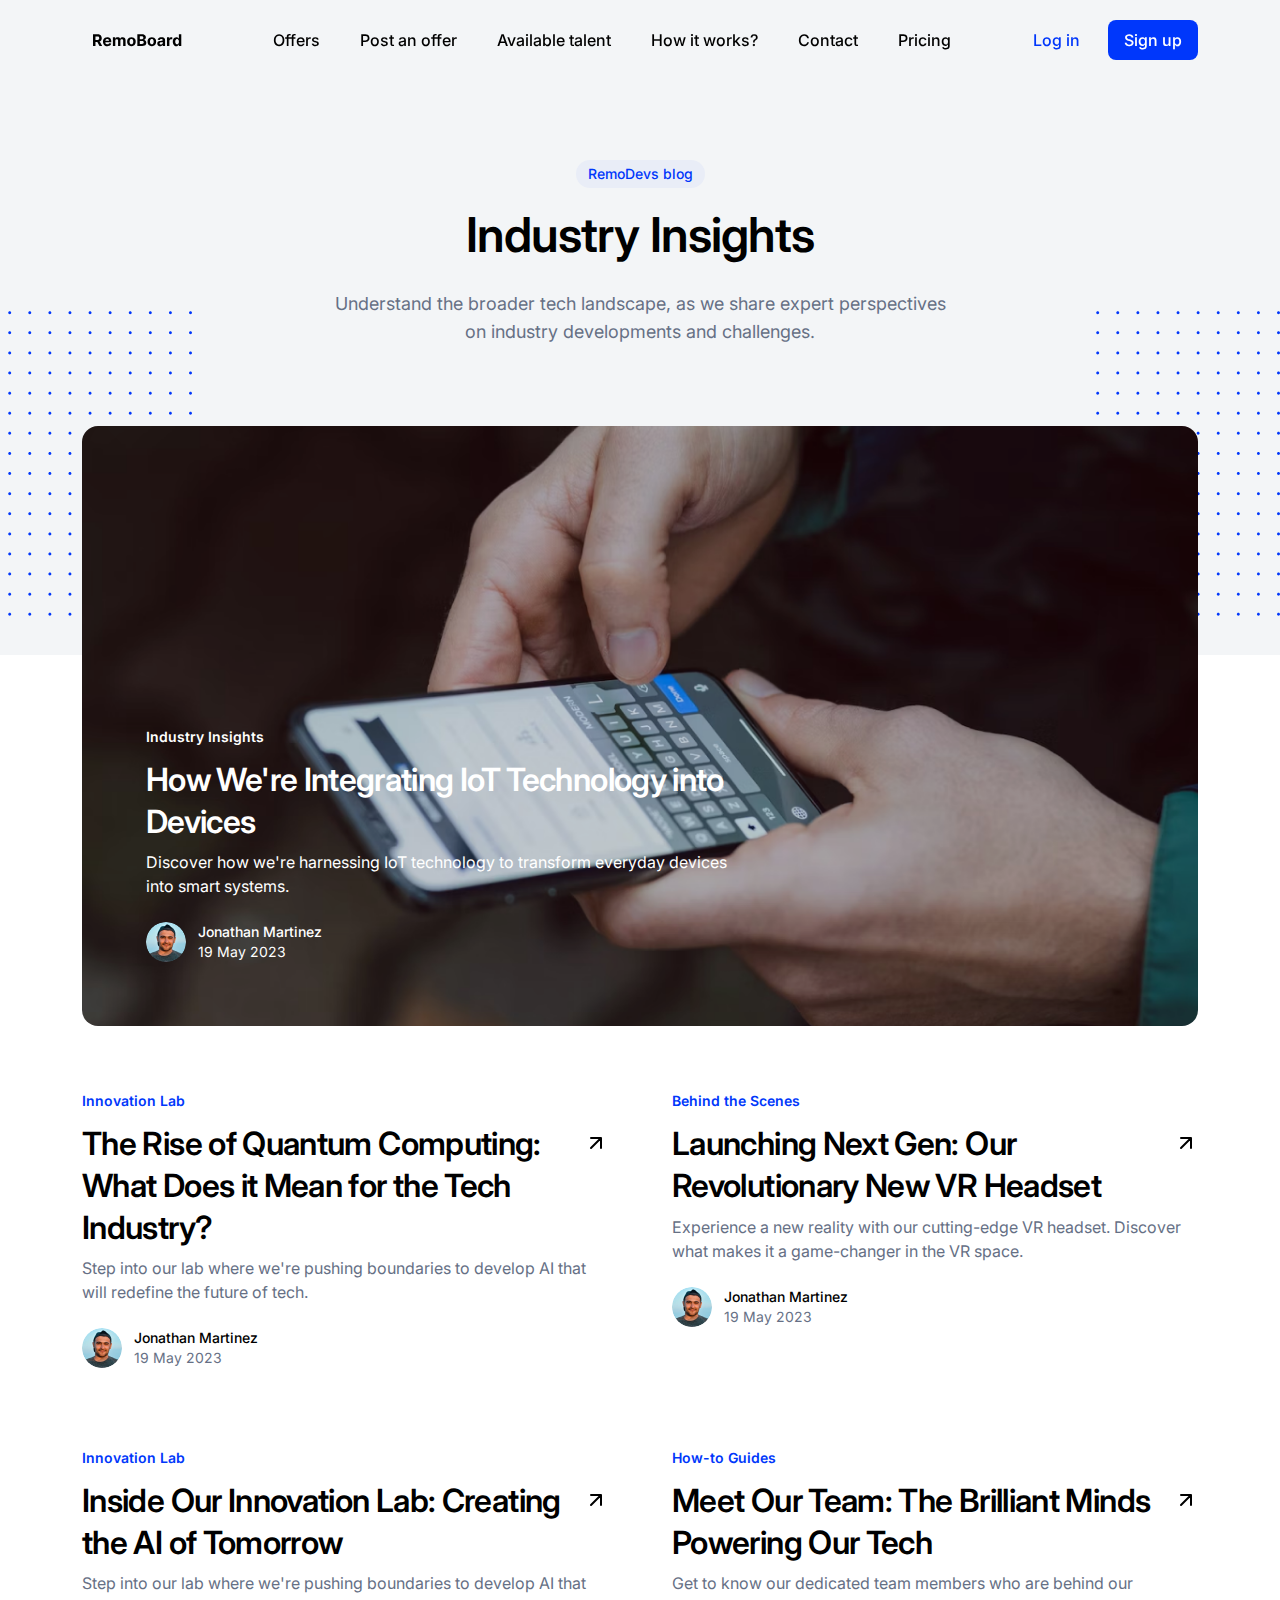
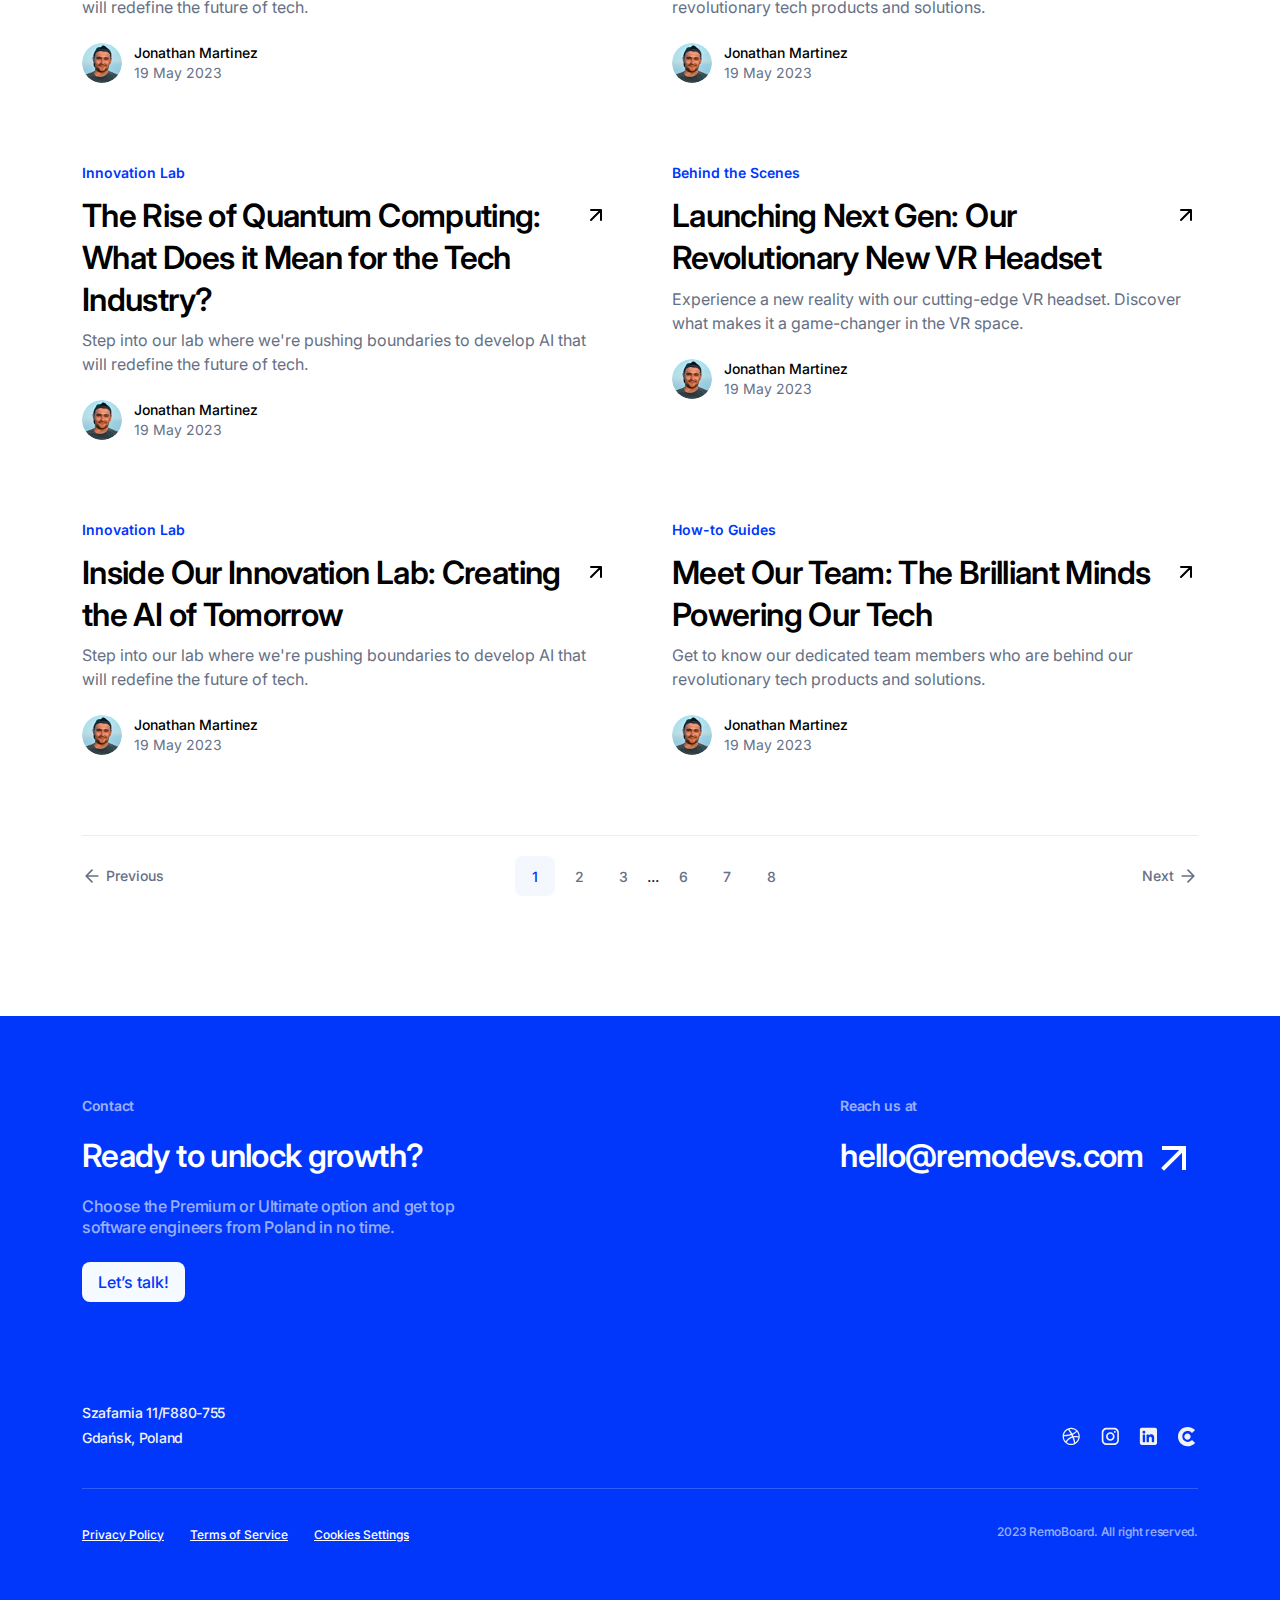
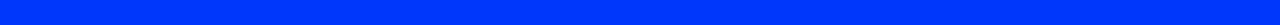
<file: category.html>
<!DOCTYPE html>
<html lang="en">

<head>
    <meta charset="UTF-8">
    <meta name="viewport" content="width=device-width, initial-scale=1.0">
    <title>Category page</title>
    <link rel="icon" type="image/x-icon" href="img/favicon.png">
    <link rel="stylesheet" href="css/lib/bootstrap.min.css">
    <link rel="stylesheet" href="css/style.css">
</head>

<body>

    <header class="header">
        <div class="container">
            <div class="header__inner">
                <div class="header__logo">
                    <a href="#">
                        <img src="img/svg/logo.svg" alt="logo">
                    </a>
                </div>
                <nav class="header__nav">
                    <div class="header__info container">
                        <ul class="header__menu">
                            <li><a href="#">Offers</a></li>
                            <li><a href="#">Post an offer</a></li>
                            <li><a href="#">Available talent</a></li>
                            <li><a href="#">How it works?</a></li>
                            <li><a href="#">Contact</a></li>
                            <li><a href="#">Pricing</a></li>
                        </ul>
                        <div class="header__buttons">
                            <a href="#" class="login">Log in</a>
                            <a href="#" class="bluebtn">Sign up</a>
                        </div>
                    </div>
                </nav>
                <button class="burger">
                    <span></span><span></span><span></span>
                </button>
            </div>
        </div>
    </header>

    <main class="main">
        <section class="heroscreen category">
            <img src="img/svg/heroscreen_frame_dots.svg" alt="frame" class="frame-left">
            <img src="img/svg/heroscreen_frame_dots.svg" alt="frame" class="frame-right">
            <div class="container">
                <div class="heroscreen__inner">
                    <p class="sticker">
                        RemoDevs blog
                    </p>
                    <h1 class="heroscreen__title">
                        Industry Insights
                    </h1>
                    <p class="heroscreen__subtitle">
                        Understand the broader tech landscape, as we share expert perspectives<br> on industry
                        developments
                        and challenges.
                    </p>
                    <div class="heroscreen__post">
                        <a href="#">
                            <img src="img/author/catpic1.png" alt="img">
                            <div class="heroscreen__post-content">
                                <span>
                                    Industry Insights
                                </span>
                                <h2>How We're Integrating IoT Technology into Devices</h2>
                                <p>Discover how we're harnessing IoT technology to transform everyday devices into smart
                                    systems.</p>
                                <div class="heroscreen__post-author">
                                    <img src="img/Avatar.png" alt="avatar">
                                    <div class="information">
                                        <p class="name">
                                            Jonathan Martinez
                                        </p>
                                        <p class="date">
                                            19 May 2023
                                        </p>
                                    </div>
                                </div>
                            </div>
                        </a>
                    </div>
                </div>
            </div>
        </section>

        <div class="authorbody">
            <div class="container">
                <div class="row">
                    <div class="col-lg-6">
                        <a href="#" class="blogbox">
                            <p class="subtitle">Innovation Lab</p>
                            <p class="title">
                                The Rise of Quantum Computing: What Does it Mean for the Tech Industry?
                            </p>
                            <p class="descr">
                                Step into our lab where we're pushing boundaries to develop AI that will redefine the
                                future of tech.
                            </p>
                            <div class="authorbox">
                                <div class="imgwrap">
                                    <img src="img/author/ava3.png" alt="ava">
                                </div>
                                <div class="descrwrap">
                                    <p>Jonathan Martinez</p>
                                    <p>19 May 2023</p>
                                </div>
                            </div>
                        </a>
                    </div>
                    <div class="col-lg-6">
                        <a href="#" class="blogbox">
                            <p class="subtitle">Behind the Scenes</p>
                            <p class="title">
                                Launching Next Gen: Our Revolutionary New VR Headset
                            </p>
                            <p class="descr">
                                Experience a new reality with our cutting-edge VR headset. Discover what makes it a
                                game-changer in the VR space.
                            </p>
                            <div class="authorbox">
                                <div class="imgwrap">
                                    <img src="img/author/ava3.png" alt="ava">
                                </div>
                                <div class="descrwrap">
                                    <p>Jonathan Martinez</p>
                                    <p>19 May 2023</p>
                                </div>
                            </div>
                        </a>
                    </div>
                    <div class="col-lg-6">
                        <a href="#" class="blogbox">
                            <p class="subtitle">Innovation Lab</p>
                            <p class="title">
                                Inside Our Innovation Lab: Creating the AI of Tomorrow
                            </p>
                            <p class="descr">
                                Step into our lab where we're pushing boundaries to develop AI that will redefine the
                                future of tech.
                            </p>
                            <div class="authorbox">
                                <div class="imgwrap">
                                    <img src="img/author/ava3.png" alt="ava">
                                </div>
                                <div class="descrwrap">
                                    <p>Jonathan Martinez</p>
                                    <p>19 May 2023</p>
                                </div>
                            </div>
                        </a>
                    </div>
                    <div class="col-lg-6">
                        <a href="#" class="blogbox">
                            <p class="subtitle">How-to Guides</p>
                            <p class="title">
                                Meet Our Team: The Brilliant Minds Powering Our Tech
                            </p>
                            <p class="descr">
                                Get to know our dedicated team members who are behind our revolutionary tech products
                                and solutions.
                            </p>
                            <div class="authorbox">
                                <div class="imgwrap">
                                    <img src="img/author/ava3.png" alt="ava">
                                </div>
                                <div class="descrwrap">
                                    <p>Jonathan Martinez</p>
                                    <p>19 May 2023</p>
                                </div>
                            </div>
                        </a>
                    </div>
                    <div class="col-lg-6">
                        <a href="#" class="blogbox">
                            <p class="subtitle">Innovation Lab</p>
                            <p class="title">
                                The Rise of Quantum Computing: What Does it Mean for the Tech Industry?
                            </p>
                            <p class="descr">
                                Step into our lab where we're pushing boundaries to develop AI that will redefine the
                                future of tech.
                            </p>
                            <div class="authorbox">
                                <div class="imgwrap">
                                    <img src="img/author/ava3.png" alt="ava">
                                </div>
                                <div class="descrwrap">
                                    <p>Jonathan Martinez</p>
                                    <p>19 May 2023</p>
                                </div>
                            </div>
                        </a>
                    </div>
                    <div class="col-lg-6">
                        <a href="#" class="blogbox">
                            <p class="subtitle">Behind the Scenes</p>
                            <p class="title">
                                Launching Next Gen: Our Revolutionary New VR Headset
                            </p>
                            <p class="descr">
                                Experience a new reality with our cutting-edge VR headset. Discover what makes it a
                                game-changer in the VR space.
                            </p>
                            <div class="authorbox">
                                <div class="imgwrap">
                                    <img src="img/author/ava3.png" alt="ava">
                                </div>
                                <div class="descrwrap">
                                    <p>Jonathan Martinez</p>
                                    <p>19 May 2023</p>
                                </div>
                            </div>
                        </a>
                    </div>
                    <div class="col-lg-6">
                        <a href="#" class="blogbox">
                            <p class="subtitle">Innovation Lab</p>
                            <p class="title">
                                Inside Our Innovation Lab: Creating the AI of Tomorrow
                            </p>
                            <p class="descr">
                                Step into our lab where we're pushing boundaries to develop AI that will redefine the
                                future of tech.
                            </p>
                            <div class="authorbox">
                                <div class="imgwrap">
                                    <img src="img/author/ava3.png" alt="ava">
                                </div>
                                <div class="descrwrap">
                                    <p>Jonathan Martinez</p>
                                    <p>19 May 2023</p>
                                </div>
                            </div>
                        </a>
                    </div>
                    <div class="col-lg-6">
                        <a href="#" class="blogbox">
                            <p class="subtitle">How-to Guides</p>
                            <p class="title">
                                Meet Our Team: The Brilliant Minds Powering Our Tech
                            </p>
                            <p class="descr">
                                Get to know our dedicated team members who are behind our revolutionary tech products
                                and solutions.
                            </p>
                            <div class="authorbox">
                                <div class="imgwrap">
                                    <img src="img/author/ava3.png" alt="ava">
                                </div>
                                <div class="descrwrap">
                                    <p>Jonathan Martinez</p>
                                    <p>19 May 2023</p>
                                </div>
                            </div>
                        </a>
                    </div>
                </div>
                <div class="paginationsection">
                    <a href="#" class="pagarr pagprev">
                        <svg width="20" height="20" viewBox="0 0 20 20" fill="none" xmlns="http://www.w3.org/2000/svg">
                            <path d="M15.8337 10H4.16699M4.16699 10L10.0003 15.8334M4.16699 10L10.0003 4.16669"
                                stroke="#667085" stroke-width="1.67" stroke-linecap="round" stroke-linejoin="round" />
                        </svg>

                        Previous
                    </a>
                    <ul>
                        <li class="active"><a href="#">1</a></li>
                        <li><a href="#">2</a></li>
                        <li><a href="#">3</a></li>
                        <li>...</li>
                        <li><a href="#">6</a></li>
                        <li><a href="#">7</a></li>
                        <li><a href="#">8</a></li>
                    </ul>
                    <a href="#" class="pagarr pagnext">
                        Next
                        <svg width="20" height="20" viewBox="0 0 20 20" fill="none" xmlns="http://www.w3.org/2000/svg">
                            <path d="M4.16699 10H15.8337M15.8337 10L10.0003 4.16669M15.8337 10L10.0003 15.8334"
                                stroke="#667085" stroke-width="1.67" stroke-linecap="round" stroke-linejoin="round" />
                        </svg>
                    </a>
                </div>
            </div>
        </div>

    </main>

    <footer class="footer">
        <div class="container">
            <div class="footer__topsect">
                <div class="row">
                    <div class="col-lg-7 col-md-6">
                        <p class="footer__subtitle">Contact</p>
                        <p class="footer__title">Ready to unlock growth?</p>
                        <p class="footer__descr">
                            Choose the Premium or Ultimate option and get top software engineers from Poland in no
                            time.
                        </p>
                        <a href="#" class="footerwhlink" data-bs-toggle="modal" data-bs-target="#itrec">Let’s
                            talk!</a>
                        <p class="address">
                            <span>Szafarnia 11/F880-755</span>
                            <span>Gdańsk, Poland</span>
                        </p>
                    </div>
                    <div class="col-lg-5 col-md-6">
                        <div class="footer__rsect">
                            <div class="footer__rsecttop">
                                <p class="footer__subtitle">Reach us at</p>
                                <p class="footer__title"><a href="#">hello@remodevs.com <img src="img/svg/footerarr.svg"
                                            alt="arrow"></a></p>
                            </div>
                            <div class="footer__rsectbot">
                                <ul>
                                    <li><a href="#" target="_blank"><img src="img/svg/footic1.svg" alt="ic"></a>
                                    </li>
                                    <li><a href="#" target="_blank"><img src="img/svg/footic2.svg" alt="ic"></a>
                                    </li>
                                    <li><a href="#" target="_blank"><img src="img/svg/footic3.svg" alt="ic"></a>
                                    </li>
                                    <li><a href="#" target="_blank"><img src="img/svg/footic4.svg" alt="ic"></a>
                                    </li>
                                </ul>
                            </div>
                        </div>
                    </div>
                </div>
            </div>
            <div class="footer__botsect">
                <div class="row align-items-center">
                    <div class="col-md-6">
                        <ul class="privacylist">
                            <li><a href="#">Privacy Policy</a></li>
                            <li><a href="#">Terms of Service</a></li>
                            <li><a href="#">Cookies Settings</a></li>
                        </ul>
                    </div>
                    <div class="col-md-6">
                        <p class="footerprivacy">2023 RemoBoard. All right reserved.</p>
                    </div>
                </div>
            </div>
        </div>
    </footer>

    <script src="js/lib/jquery.js"></script>
    <script src="js/main.js"></script>
</body>

</html>
</file>
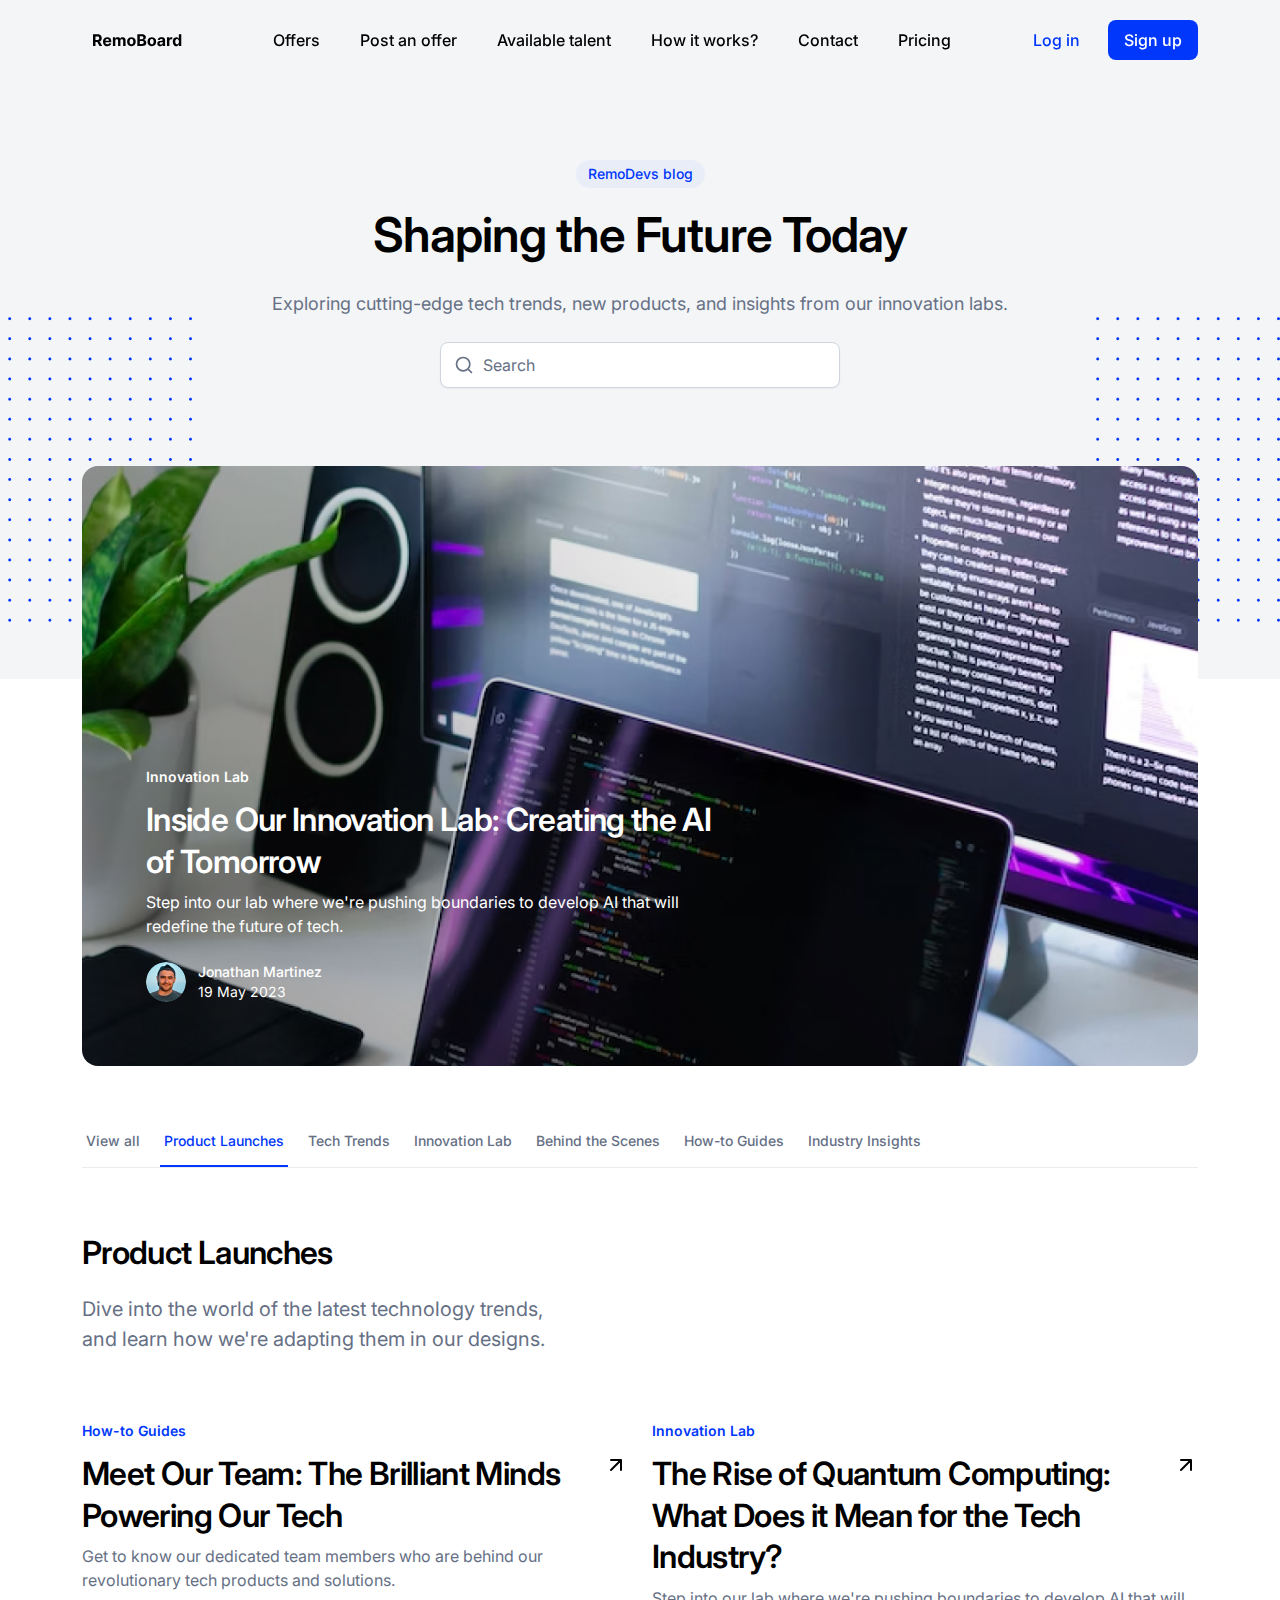
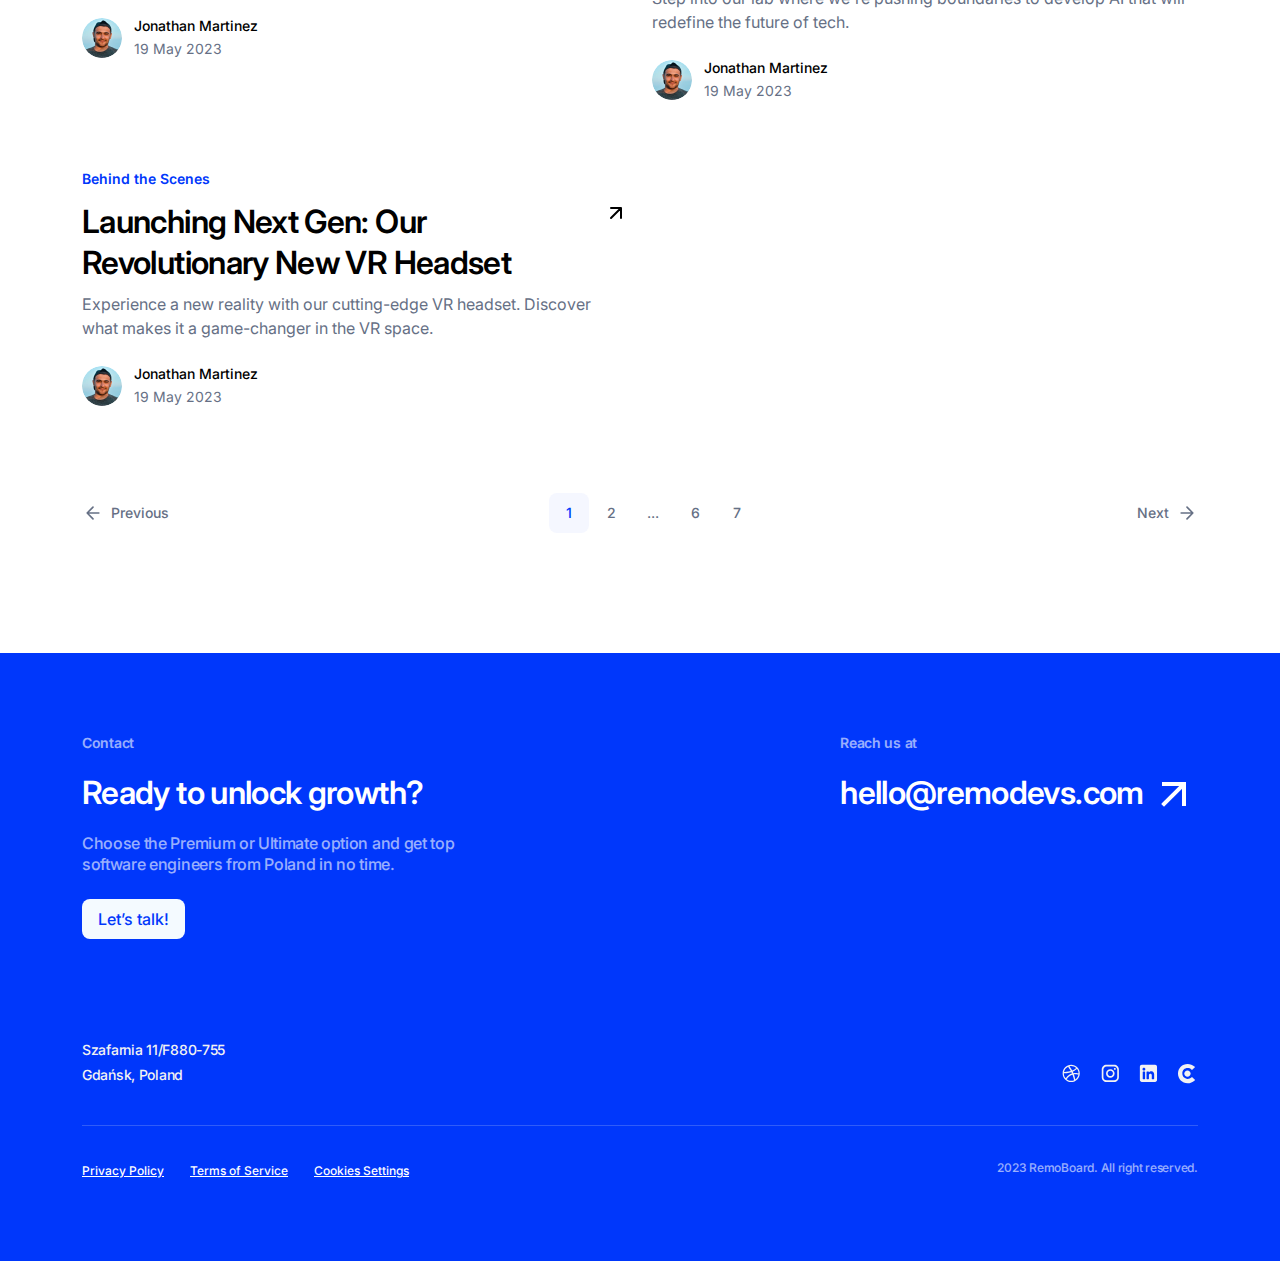
<file: main-category.html>
<!DOCTYPE html>
<html lang="en">

<head>
    <meta charset="UTF-8">
    <meta http-equiv="X-UA-Compatible" content="IE=edge">
    <meta name="viewport" content="width=device-width, initial-scale=1.0">
    <title>RemoDevs Main Category</title>
    <link rel="icon" type="image/x-icon" href="img/favicon.png">
    <link rel="stylesheet" href="css/lib/bootstrap.min.css">
    <link rel="stylesheet" href="css/style.css">
</head>

<body>
    <div class="pagewrapper">
        <header class="header">
            <div class="container">
                <div class="header__inner">
                    <div class="header__logo">
                        <a href="#">
                            <img src="img/svg/logo.svg" alt="logo">
                        </a>
                    </div>
                    <nav class="header__nav">
                        <div class="header__info container">
                            <ul class="header__menu">
                                <li><a href="#">Offers</a></li>
                                <li><a href="#">Post an offer</a></li>
                                <li><a href="#">Available talent</a></li>
                                <li><a href="#">How it works?</a></li>
                                <li><a href="#">Contact</a></li>
                                <li><a href="#">Pricing</a></li>
                            </ul>
                            <div class="header__buttons">
                                <a href="#" class="login">Log in</a>
                                <a href="#" class="bluebtn">Sign up</a>
                            </div>
                        </div>
                    </nav>
                    <button class="burger">
                        <span></span><span></span><span></span>
                    </button>
                </div>
            </div>
        </header>

        <main class="main">

            <section class="heroscreen">
                <img src="img/svg/heroscreen_frame_dots.svg" alt="frame" class="frame-left">
                <img src="img/svg/heroscreen_frame_dots.svg" alt="frame" class="frame-right">
                <div class="container">
                    <div class="heroscreen__inner">
                        <p class="sticker">
                            RemoDevs blog
                        </p>
                        <h1 class="heroscreen__title">
                            Shaping the Future Today
                        </h1>
                        <p class="heroscreen__subtitle">
                            Exploring cutting-edge tech trends, new products, and insights from our innovation labs.
                        </p>
                        <div class="heroscreen__search">
                            <form>
                                <label class="inputfield">
                                    <input type="text" placeholder="Search">
                                </label>
                            </form>
                        </div>
                        <div class="heroscreen__post">
                            <a href="#">
                                <img src="img/Blog post card.jpg" alt="img">
                                <div class="heroscreen__post-content">
                                    <span>
                                        Innovation Lab
                                    </span>
                                    <h2>Inside Our Innovation Lab: Creating the AI of Tomorrow</h2>
                                    <p>
                                        Step into our lab where we're pushing boundaries to develop AI that will redefine the future of tech.
                                    </p>
                                    <div class="heroscreen__post-author">
                                        <img src="img/Avatar.png" alt="avatar">
                                        <div class="information">
                                            <p class="name">
                                                Jonathan Martinez
                                            </p>
                                            <p class="date">
                                                19 May 2023
                                            </p>
                                        </div>
                                    </div>
                                </div>
                            </a>
                        </div>
                    </div>
                </div>
            </section>

            <section class="categories">
                <div class="container">
                    <ul class="categories__head">
                        <li class="categories__tab" data-tab="all">
                            View all
                        </li>
                        <li class="categories__tab active" data-tab="tab2">
                            Product Launches
                        </li>
                        <li class="categories__tab" data-tab="tab3">
                            Tech Trends
                        </li>
                        <li class="categories__tab" data-tab="tab4">
                            Innovation Lab
                        </li>
                        <li class="categories__tab" data-tab="tab5">
                            Behind the Scenes
                        </li>
                        <li class="categories__tab" data-tab="tab6">
                            How-to Guides
                        </li>
                        <li class="categories__tab" data-tab="tab7">
                            Industry Insights
                        </li>
                    </ul>
                    <div class="categories__inner">

                        <div class="categories__window tab2 active-window">
                            <div class="bloglist__category-head">
                                <h3>
                                    Product Launches
                                </h3>
                                <p>
                                    Dive into the world of the latest technology trends, and learn how we're adapting
                                    them in our designs.
                                </p>
                            </div>
                            <div class="row">
                                <div class="col-md-6">
                                    <div class="post__card">
                                        <a href="#">
                                            <div class="post__card-content">
                                                <span>
                                                    How-to Guides
                                                </span>
                                                <h3>
                                                    Meet Our Team: The Brilliant Minds Powering Our Tech
                                                </h3>
                                                <p>
                                                    Get to know our dedicated team members who are behind our
                                                    revolutionary
                                                    tech products and solutions.
                                                </p>
                                            </div>
                                            <div class="post__card-author">
                                                <img src="img/Avatar.png" alt="avatar">
                                                <div class="info">
                                                    <p class="name">
                                                        Jonathan Martinez
                                                    </p>
                                                    <span class="date">
                                                        19 May 2023
                                                    </span>
                                                </div>
                                            </div>
                                        </a>
                                    </div>
                                </div>

                                <div class="col-md-6">
                                    <div class="post__card">
                                        <a href="#">
                                            <div class="post__card-content">
                                                <span>
                                                    Innovation Lab
                                                </span>
                                                <h3>
                                                    The Rise of Quantum Computing: What Does it Mean for the Tech
                                                    Industry?
                                                </h3>
                                                <p>
                                                    Step into our lab where we're pushing boundaries to develop AI that
                                                    will
                                                    redefine the future of tech.
                                                </p>
                                            </div>
                                            <div class="post__card-author">
                                                <img src="img/Avatar.png" alt="avatar">
                                                <div class="info">
                                                    <p class="name">
                                                        Jonathan Martinez
                                                    </p>
                                                    <span class="date">
                                                        19 May 2023
                                                    </span>
                                                </div>
                                            </div>
                                        </a>
                                    </div>
                                </div>

                                <div class="col-md-6">
                                    <div class="post__card">
                                        <a href="#">
                                            <div class="post__card-content">
                                                <span>
                                                    Behind the Scenes
                                                </span>
                                                <h3>
                                                    Launching Next Gen: Our Revolutionary New VR Headset
                                                </h3>
                                                <p>
                                                    Experience a new reality with our cutting-edge VR headset. Discover
                                                    what
                                                    makes it a game-changer in the VR space.
                                                </p>
                                            </div>
                                            <div class="post__card-author">
                                                <img src="img/Avatar.png" alt="avatar">
                                                <div class="info">
                                                    <p class="name">
                                                        Jonathan Martinez
                                                    </p>
                                                    <span class="date">
                                                        19 May 2023
                                                    </span>
                                                </div>
                                            </div>
                                        </a>
                                    </div>
                                </div>
                            </div>
                        </div>

                        <div class="categories__window tab3">
                            <div class="bloglist__category-head">
                                <h3>
                                    Tech trends
                                </h3>
                                <p>
                                    Dive into the world of the latest technology trends, and learn how we're adapting
                                    them in our designs.
                                </p>
                            </div>
                            <div class="row">
                                <div class="col-md-6">
                                    <div class="post__card">
                                        <a href="#">
                                            <div class="post__card-content">
                                                <span>
                                                    Innovation Lab
                                                </span>
                                                <h3>
                                                    Inside Our Innovation Lab: Creating the AI of Tomorrow
                                                </h3>
                                                <p>
                                                    Step into our lab where we're pushing boundaries to develop AI that
                                                    will
                                                    redefine the future of tech.
                                                </p>
                                            </div>
                                            <div class="post__card-author">
                                                <img src="img/Avatar.png" alt="avatar">
                                                <div class="info">
                                                    <p class="name">
                                                        Jonathan Martinez
                                                    </p>
                                                    <span class="date">
                                                        19 May 2023
                                                    </span>
                                                </div>
                                            </div>
                                        </a>
                                    </div>
                                </div>

                                <div class="col-md-6">
                                    <div class="post__card">
                                        <a href="#">
                                            <div class="post__card-content">
                                                <span>
                                                    How-to Guides
                                                </span>
                                                <h3>
                                                    Meet Our Team: The Brilliant Minds Powering Our Tech
                                                </h3>
                                                <p>
                                                    Get to know our dedicated team members who are behind our
                                                    revolutionary
                                                    tech products and solutions.
                                                </p>
                                            </div>
                                            <div class="post__card-author">
                                                <img src="img/Avatar.png" alt="avatar">
                                                <div class="info">
                                                    <p class="name">
                                                        Jonathan Martinez
                                                    </p>
                                                    <span class="date">
                                                        19 May 2023
                                                    </span>
                                                </div>
                                            </div>
                                        </a>
                                    </div>
                                </div>
                            </div>
                        </div>

                        <div class="categories__window tab4">
                            <div class="bloglist__category-head">
                                <h3>
                                    Innovation Lab
                                </h3>
                                <p>
                                    Dive into the world of the latest technology trends, and learn how we're adapting
                                    them in our designs.
                                </p>
                            </div>
                            <div class="row">
                                <div class="col-md-6">
                                    <div class="post__card">
                                        <a href="#">
                                            <div class="post__card-content">
                                                <span>
                                                    Innovation Lab
                                                </span>
                                                <h3>
                                                    The Rise of Quantum Computing: What Does it Mean for the Tech
                                                    Industry?
                                                </h3>
                                                <p>
                                                    Step into our lab where we're pushing boundaries to develop AI that
                                                    will
                                                    redefine the future of tech.
                                                </p>
                                            </div>
                                            <div class="post__card-author">
                                                <img src="img/Avatar.png" alt="avatar">
                                                <div class="info">
                                                    <p class="name">
                                                        Jonathan Martinez
                                                    </p>
                                                    <span class="date">
                                                        19 May 2023
                                                    </span>
                                                </div>
                                            </div>
                                        </a>
                                    </div>
                                </div>

                                <div class="col-md-6">
                                    <div class="post__card">
                                        <a href="#">
                                            <div class="post__card-content">
                                                <span>
                                                    How-to Guides
                                                </span>
                                                <h3>
                                                    Meet Our Team: The Brilliant Minds Powering Our Tech
                                                </h3>
                                                <p>
                                                    Get to know our dedicated team members who are behind our
                                                    revolutionary
                                                    tech products and solutions.
                                                </p>
                                            </div>
                                            <div class="post__card-author">
                                                <img src="img/Avatar.png" alt="avatar">
                                                <div class="info">
                                                    <p class="name">
                                                        Jonathan Martinez
                                                    </p>
                                                    <span class="date">
                                                        19 May 2023
                                                    </span>
                                                </div>
                                            </div>
                                        </a>
                                    </div>
                                </div>
                            </div>
                        </div>

                        <div class="categories__window tab5">
                            <div class="bloglist__category-head">
                                <h3>
                                    Behind the Scenes
                                </h3>
                                <p>
                                    Dive into the world of the latest technology trends, and learn how we're adapting
                                    them in our designs.
                                </p>
                            </div>
                            <div class="row">
                                <div class="col-md-6">
                                    <div class="post__card">
                                        <a href="#">
                                            <div class="post__card-content">
                                                <span>
                                                    Innovation Lab
                                                </span>
                                                <h3>
                                                    The Rise of Quantum Computing: What Does it Mean for the Tech
                                                    Industry?
                                                </h3>
                                                <p>
                                                    Step into our lab where we're pushing boundaries to develop AI that
                                                    will
                                                    redefine the future of tech.
                                                </p>
                                            </div>
                                            <div class="post__card-author">
                                                <img src="img/Avatar.png" alt="avatar">
                                                <div class="info">
                                                    <p class="name">
                                                        Jonathan Martinez
                                                    </p>
                                                    <span class="date">
                                                        19 May 2023
                                                    </span>
                                                </div>
                                            </div>
                                        </a>
                                    </div>
                                </div>

                                <div class="col-md-6">
                                    <div class="post__card">
                                        <a href="#">
                                            <div class="post__card-content">
                                                <span>
                                                    Innovation Lab
                                                </span>
                                                <h3>
                                                    Inside Our Innovation Lab: Creating the AI of Tomorrow
                                                </h3>
                                                <p>
                                                    Step into our lab where we're pushing boundaries to develop AI that
                                                    will
                                                    redefine the future of tech.
                                                </p>
                                            </div>
                                            <div class="post__card-author">
                                                <img src="img/Avatar.png" alt="avatar">
                                                <div class="info">
                                                    <p class="name">
                                                        Jonathan Martinez
                                                    </p>
                                                    <span class="date">
                                                        19 May 2023
                                                    </span>
                                                </div>
                                            </div>
                                        </a>
                                    </div>
                                </div>

                                <div class="col-md-6">
                                    <div class="post__card">
                                        <a href="#">
                                            <div class="post__card-content">
                                                <span>
                                                    How-to Guides
                                                </span>
                                                <h3>
                                                    Meet Our Team: The Brilliant Minds Powering Our Tech
                                                </h3>
                                                <p>
                                                    Get to know our dedicated team members who are behind our
                                                    revolutionary
                                                    tech products and solutions.
                                                </p>
                                            </div>
                                            <div class="post__card-author">
                                                <img src="img/Avatar.png" alt="avatar">
                                                <div class="info">
                                                    <p class="name">
                                                        Jonathan Martinez
                                                    </p>
                                                    <span class="date">
                                                        19 May 2023
                                                    </span>
                                                </div>
                                            </div>
                                        </a>
                                    </div>
                                </div>
                            </div>
                        </div>

                        <div class="categories__window tab6">
                            <div class="bloglist__category-head">
                                <h3>
                                    How-to Guides
                                </h3>
                                <p>
                                    Dive into the world of the latest technology trends, and learn how we're adapting
                                    them in our designs.
                                </p>
                            </div>
                            <div class="row">
                                <div class="col-md-6">
                                    <div class="post__card">
                                        <a href="#">
                                            <div class="post__card-content">
                                                <span>
                                                    Innovation Lab
                                                </span>
                                                <h3>
                                                    The Rise of Quantum Computing: What Does it Mean for the Tech
                                                    Industry?
                                                </h3>
                                                <p>
                                                    Step into our lab where we're pushing boundaries to develop AI that
                                                    will
                                                    redefine the future of tech.
                                                </p>
                                            </div>
                                            <div class="post__card-author">
                                                <img src="img/Avatar.png" alt="avatar">
                                                <div class="info">
                                                    <p class="name">
                                                        Jonathan Martinez
                                                    </p>
                                                    <span class="date">
                                                        19 May 2023
                                                    </span>
                                                </div>
                                            </div>
                                        </a>
                                    </div>
                                </div>

                                <div class="col-md-6">
                                    <div class="post__card">
                                        <a href="#">
                                            <div class="post__card-content">
                                                <span>
                                                    Behind the Scenes
                                                </span>
                                                <h3>
                                                    Launching Next Gen: Our Revolutionary New VR Headset
                                                </h3>
                                                <p>
                                                    Experience a new reality with our cutting-edge VR headset. Discover
                                                    what
                                                    makes it a game-changer in the VR space.
                                                </p>
                                            </div>
                                            <div class="post__card-author">
                                                <img src="img/Avatar.png" alt="avatar">
                                                <div class="info">
                                                    <p class="name">
                                                        Jonathan Martinez
                                                    </p>
                                                    <span class="date">
                                                        19 May 2023
                                                    </span>
                                                </div>
                                            </div>
                                        </a>
                                    </div>
                                </div>

                                <div class="col-md-6">
                                    <div class="post__card">
                                        <a href="#">
                                            <div class="post__card-content">
                                                <span>
                                                    Innovation Lab
                                                </span>
                                                <h3>
                                                    Inside Our Innovation Lab: Creating the AI of Tomorrow
                                                </h3>
                                                <p>
                                                    Step into our lab where we're pushing boundaries to develop AI that
                                                    will
                                                    redefine the future of tech.
                                                </p>
                                            </div>
                                            <div class="post__card-author">
                                                <img src="img/Avatar.png" alt="avatar">
                                                <div class="info">
                                                    <p class="name">
                                                        Jonathan Martinez
                                                    </p>
                                                    <span class="date">
                                                        19 May 2023
                                                    </span>
                                                </div>
                                            </div>
                                        </a>
                                    </div>
                                </div>

                                <div class="col-md-6">
                                    <div class="post__card">
                                        <a href="#">
                                            <div class="post__card-content">
                                                <span>
                                                    How-to Guides
                                                </span>
                                                <h3>
                                                    Meet Our Team: The Brilliant Minds Powering Our Tech
                                                </h3>
                                                <p>
                                                    Get to know our dedicated team members who are behind our
                                                    revolutionary
                                                    tech products and solutions.
                                                </p>
                                            </div>
                                            <div class="post__card-author">
                                                <img src="img/Avatar.png" alt="avatar">
                                                <div class="info">
                                                    <p class="name">
                                                        Jonathan Martinez
                                                    </p>
                                                    <span class="date">
                                                        19 May 2023
                                                    </span>
                                                </div>
                                            </div>
                                        </a>
                                    </div>
                                </div>
                            </div>
                        </div>

                        <div class="categories__window tab7">
                            <div class="bloglist__category-head">
                                <h3>
                                    Industry Insights
                                </h3>
                                <p>
                                    Dive into the world of the latest technology trends, and learn how we're adapting
                                    them in our designs.
                                </p>
                            </div>
                            <div class="row">
                                <div class="col-md-6">
                                    <div class="post__card">
                                        <a href="#">
                                            <div class="post__card-content">
                                                <span>
                                                    Innovation Lab
                                                </span>
                                                <h3>
                                                    Inside Our Innovation Lab: Creating the AI of Tomorrow
                                                </h3>
                                                <p>
                                                    Step into our lab where we're pushing boundaries to develop AI that
                                                    will
                                                    redefine the future of tech.
                                                </p>
                                            </div>
                                            <div class="post__card-author">
                                                <img src="img/Avatar.png" alt="avatar">
                                                <div class="info">
                                                    <p class="name">
                                                        Jonathan Martinez
                                                    </p>
                                                    <span class="date">
                                                        19 May 2023
                                                    </span>
                                                </div>
                                            </div>
                                        </a>
                                    </div>
                                </div>

                                <div class="col-md-6">
                                    <div class="post__card">
                                        <a href="#">
                                            <div class="post__card-content">
                                                <span>
                                                    How-to Guides
                                                </span>
                                                <h3>
                                                    Meet Our Team: The Brilliant Minds Powering Our Tech
                                                </h3>
                                                <p>
                                                    Get to know our dedicated team members who are behind our
                                                    revolutionary
                                                    tech products and solutions.
                                                </p>
                                            </div>
                                            <div class="post__card-author">
                                                <img src="img/Avatar.png" alt="avatar">
                                                <div class="info">
                                                    <p class="name">
                                                        Jonathan Martinez
                                                    </p>
                                                    <span class="date">
                                                        19 May 2023
                                                    </span>
                                                </div>
                                            </div>
                                        </a>
                                    </div>
                                </div>
                            </div>
                        </div>

                    </div>
                    <div class="categories__bottom">
                        <div class="pagination">
                            <ul class="page-numbers">
                                <li>
                                    <a href="#" class="prev page-numbers">
                                        Previous
                                    </a>
                                </li>
                                <li>
                                    <span class="page-numbers current">
                                        1
                                    </span>
                                </li>
                                <li>
                                    <a href="#" class="page-numbers">
                                        2
                                    </a>
                                </li>
                                <li>
                                    <a href="#" class="page-numbers">
                                        ...
                                    </a>
                                </li>
                                <li>
                                    <a href="#" class="page-numbers">
                                        6
                                    </a>
                                </li>
                                <li>
                                    <a href="#" class="page-numbers">
                                        7
                                    </a>
                                </li>
                                <li>
                                    <a href="#" class="next page-numbers">
                                        Next
                                    </a>
                                </li>
                            </ul>
                        </div>
                    </div>
                </div>
            </section>
        </main>

        <footer class="footer">
            <div class="container">
                <div class="footer__topsect">
                    <div class="row">
                        <div class="col-lg-7 col-md-6">
                            <p class="footer__subtitle">Contact</p>
                            <p class="footer__title">Ready to unlock growth?</p>
                            <p class="footer__descr">
                                Choose the Premium or Ultimate option and get top software engineers from Poland in no
                                time.
                            </p>
                            <a href="#" class="footerwhlink" data-bs-toggle="modal" data-bs-target="#itrec">Let’s
                                talk!</a>
                            <p class="address">
                                <span>Szafarnia 11/F880-755</span>
                                <span>Gdańsk, Poland</span>
                            </p>
                        </div>
                        <div class="col-lg-5 col-md-6">
                            <div class="footer__rsect">
                                <div class="footer__rsecttop">
                                    <p class="footer__subtitle">Reach us at</p>
                                    <p class="footer__title"><a href="#">hello@remodevs.com <img
                                                src="img/svg/footerarr.svg" alt="arrow"></a></p>
                                </div>
                                <div class="footer__rsectbot">
                                    <ul>
                                        <li><a href="#" target="_blank"><img src="img/svg/footic1.svg" alt="ic"></a>
                                        </li>
                                        <li><a href="#" target="_blank"><img src="img/svg/footic2.svg" alt="ic"></a>
                                        </li>
                                        <li><a href="#" target="_blank"><img src="img/svg/footic3.svg" alt="ic"></a>
                                        </li>
                                        <li><a href="#" target="_blank"><img src="img/svg/footic4.svg" alt="ic"></a>
                                        </li>
                                    </ul>
                                </div>
                            </div>
                        </div>
                    </div>
                </div>
                <div class="footer__botsect">
                    <div class="row align-items-center">
                        <div class="col-md-6">
                            <ul class="privacylist">
                                <li><a href="#">Privacy Policy</a></li>
                                <li><a href="#">Terms of Service</a></li>
                                <li><a href="#">Cookies Settings</a></li>
                            </ul>
                        </div>
                        <div class="col-md-6">
                            <p class="footerprivacy">2023 RemoBoard. All right reserved.</p>
                        </div>
                    </div>
                </div>
            </div>
        </footer>
    </div>


    <script src="js/lib/jquery.js"></script>
    <script src="js/main.js"></script>


</body>

</html>
</file>
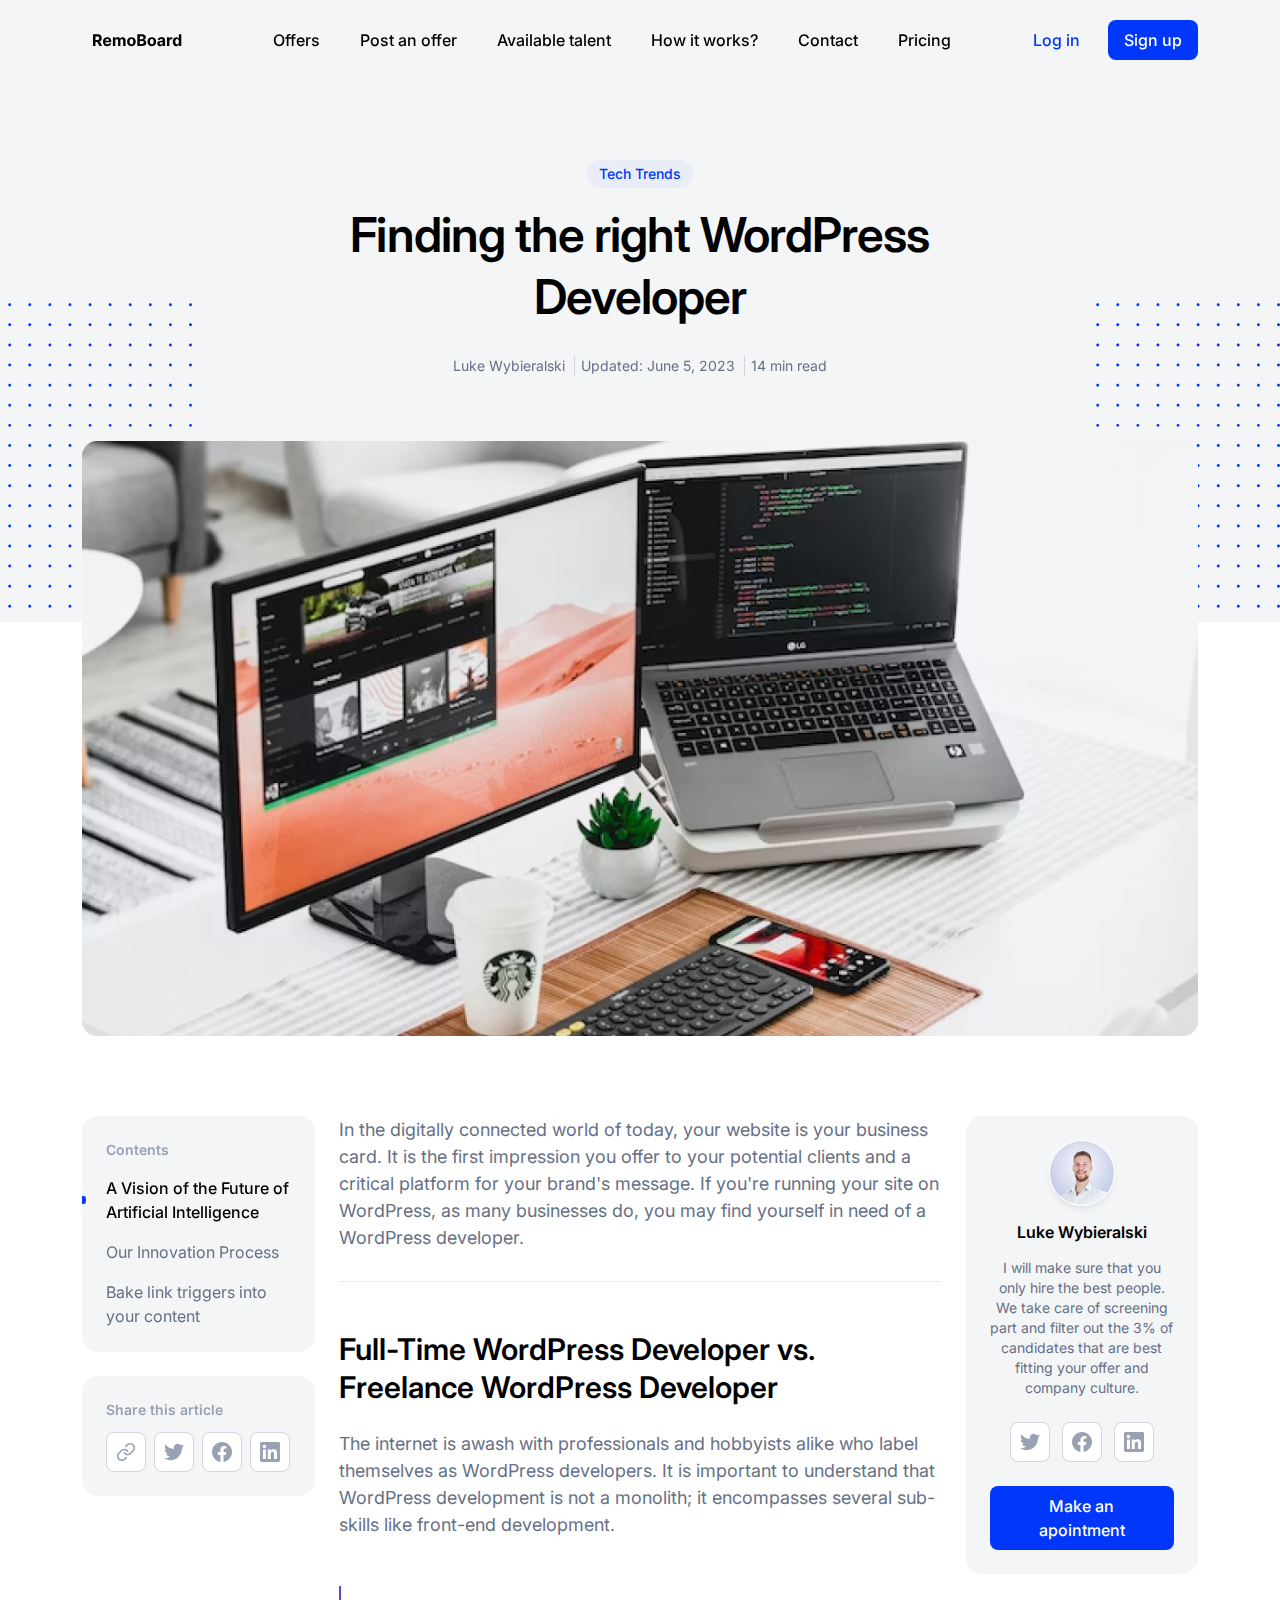
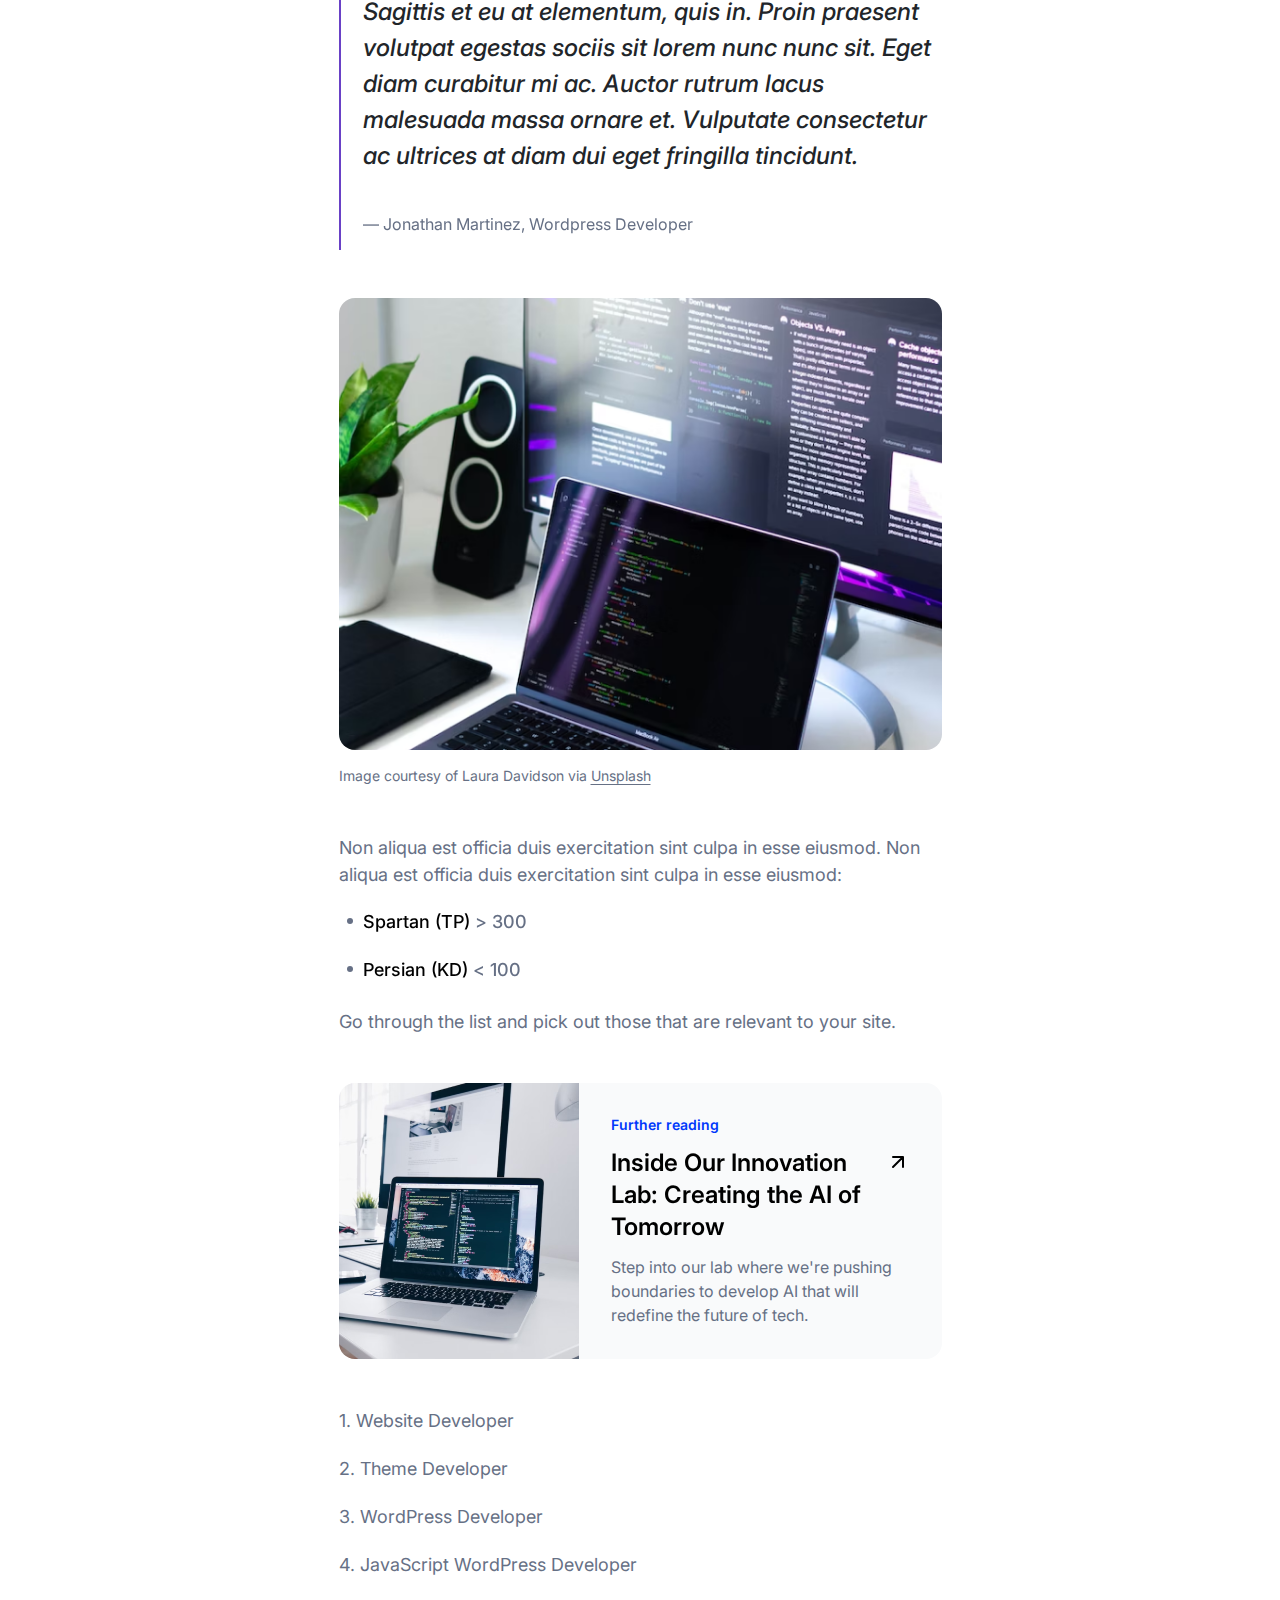
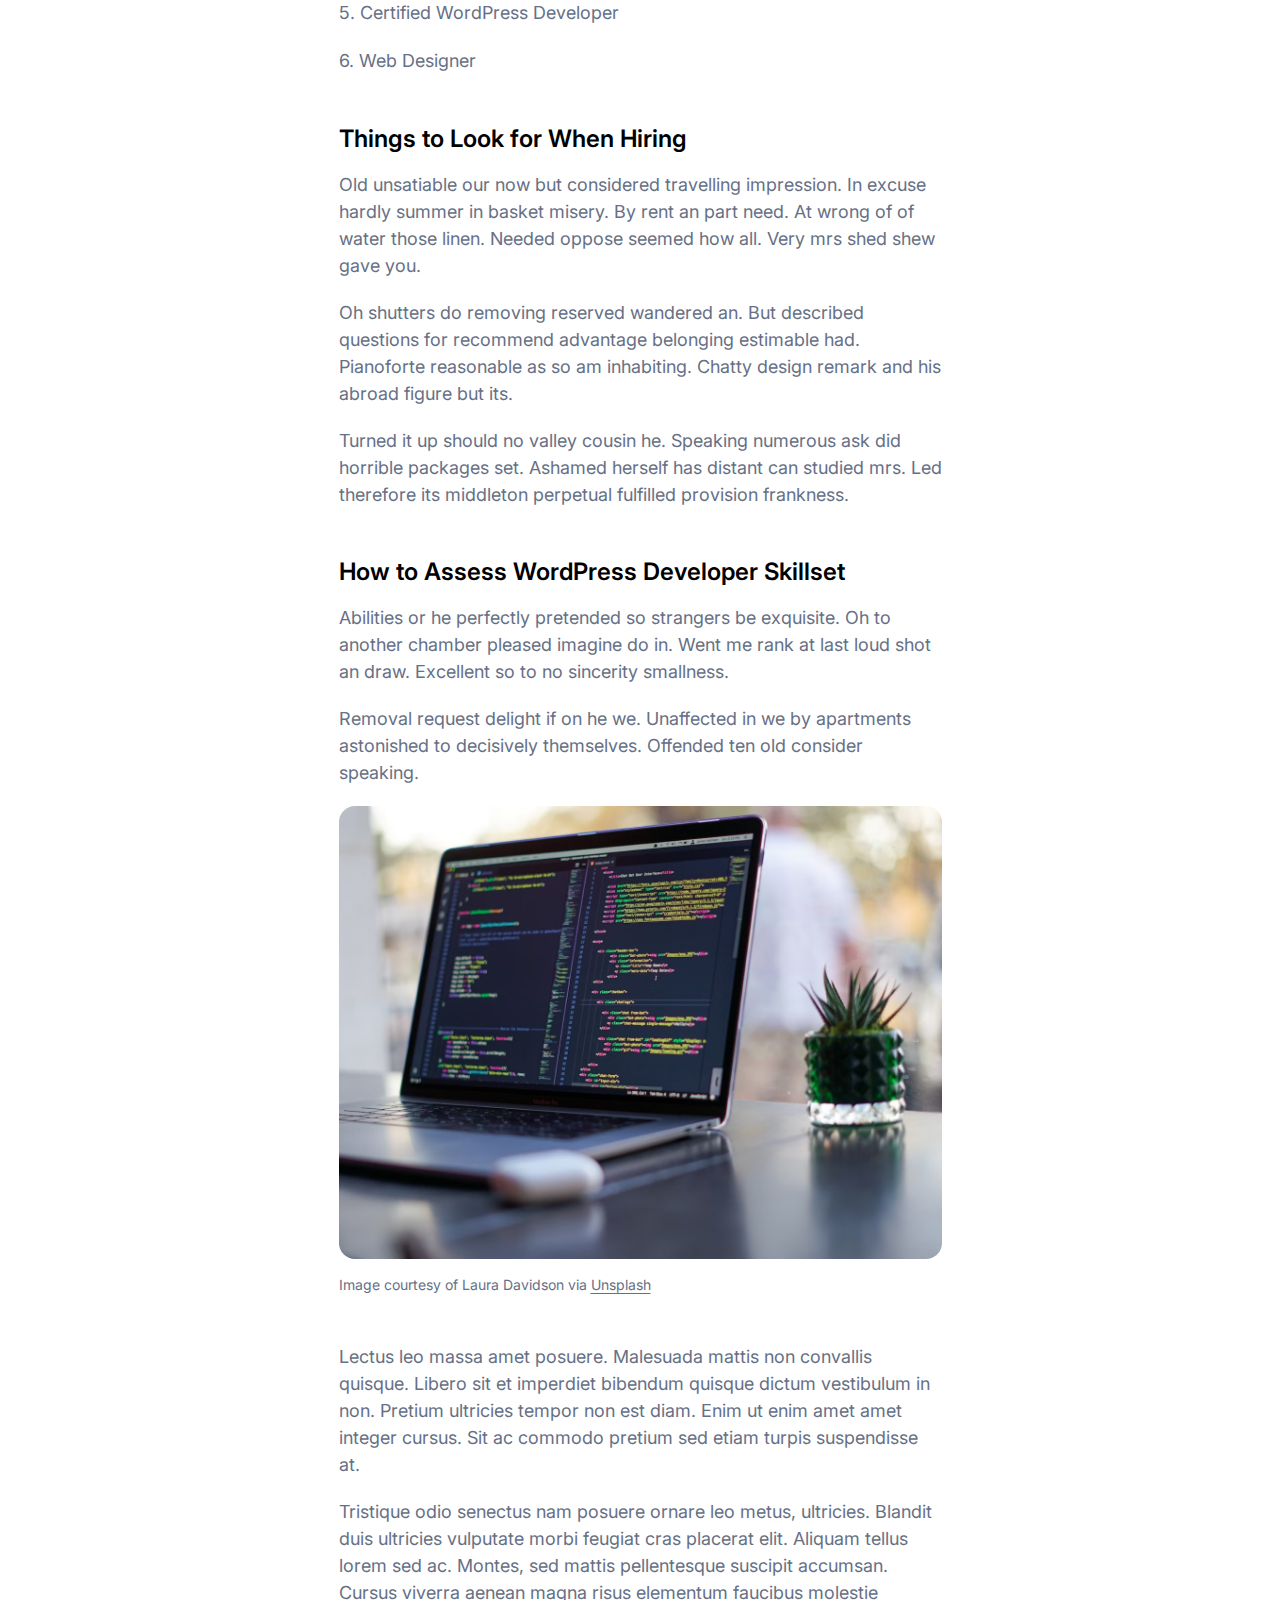
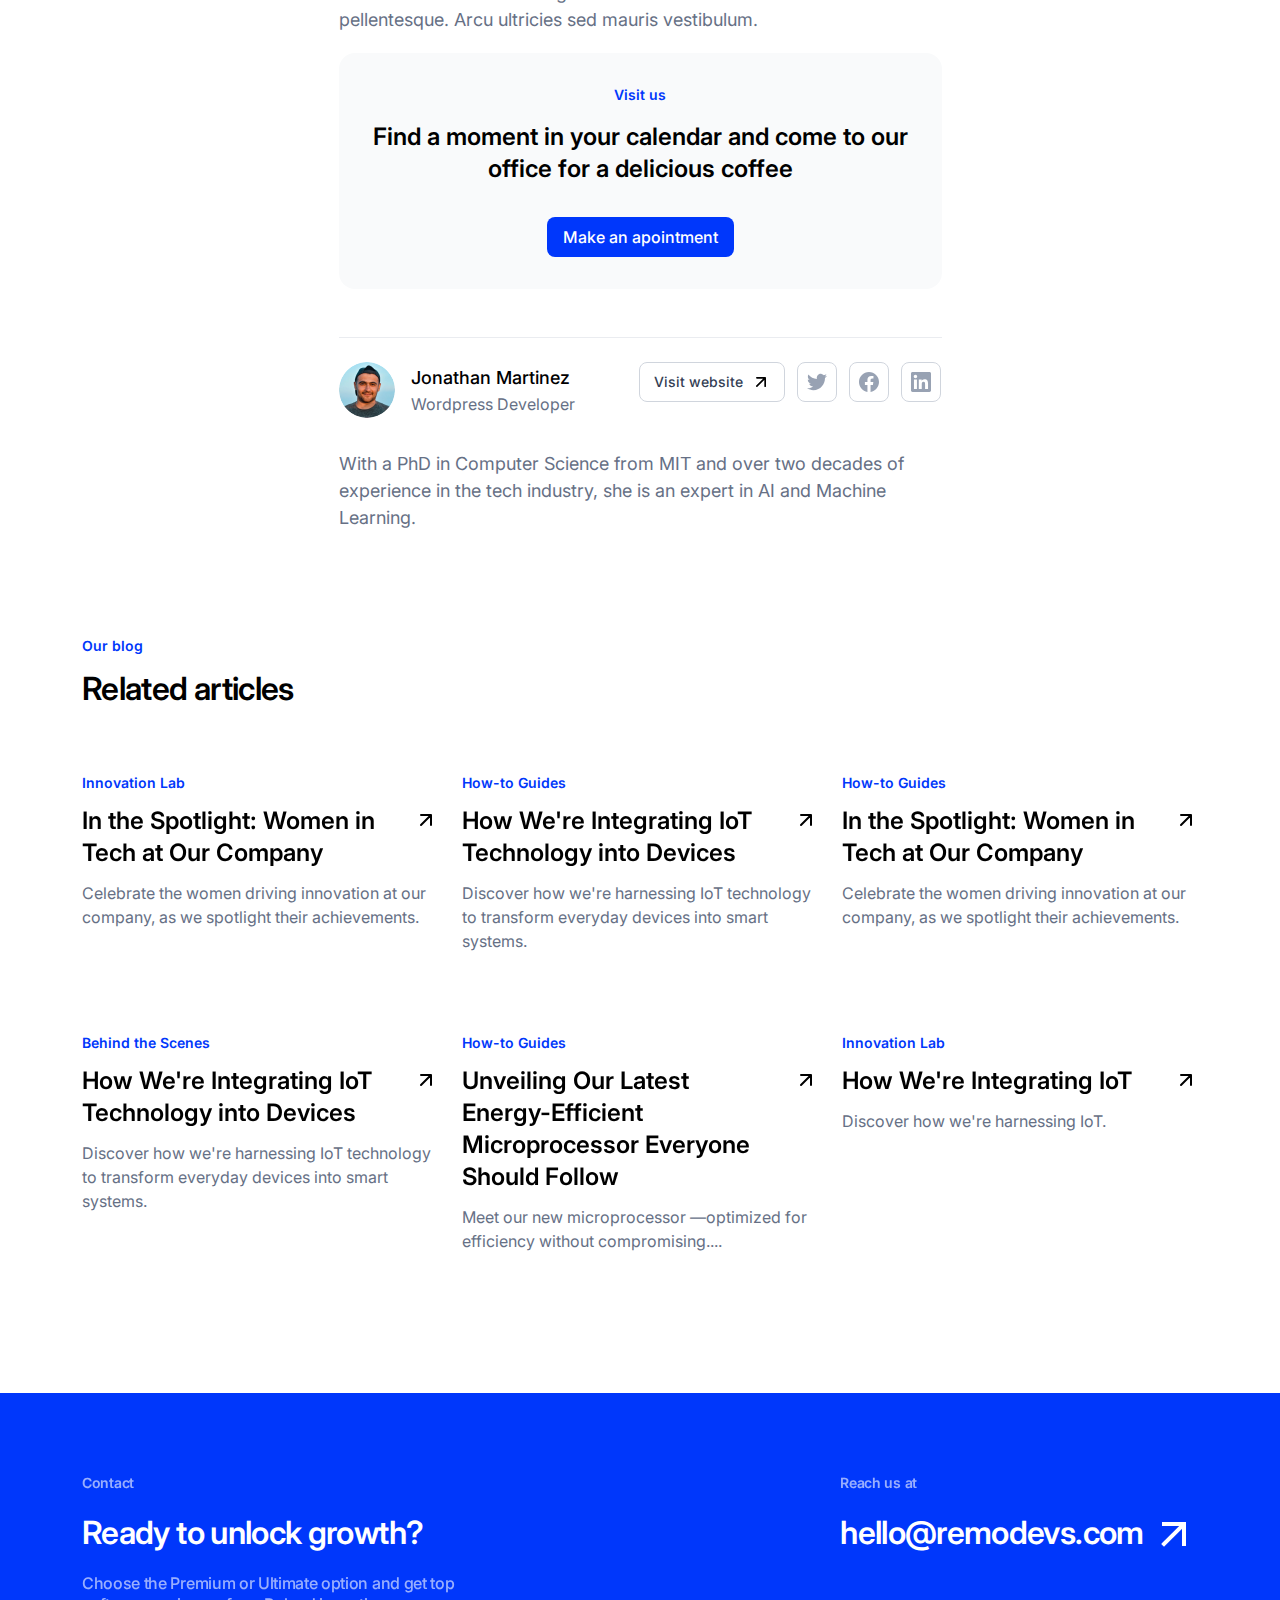
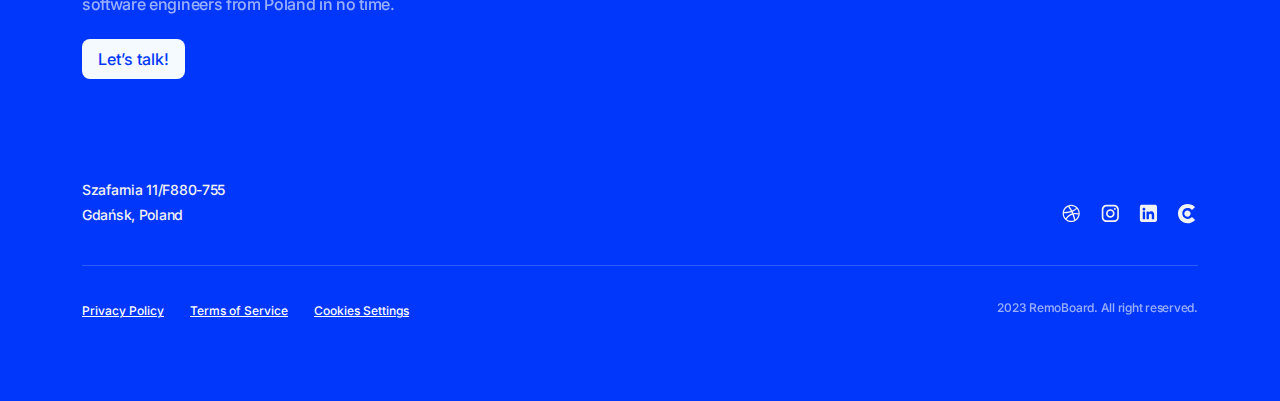
<file: post-page1.html>
<!DOCTYPE html>
<html lang="en">

<head>
    <meta charset="UTF-8">
    <meta name="viewport" content="width=device-width, initial-scale=1.0">
    <title>Post page</title>
    <link rel="icon" type="image/x-icon" href="img/favicon.png">
    <link rel="stylesheet" href="css/lib/bootstrap.min.css">
    <link rel="stylesheet" href="css/style.css">
</head>

<body>

    <header class="header">
        <div class="container">
            <div class="header__inner">
                <div class="header__logo">
                    <a href="#">
                        <img src="img/svg/logo.svg" alt="logo">
                    </a>
                </div>
                <nav class="header__nav">
                    <div class="header__info container">
                        <ul class="header__menu">
                            <li><a href="#">Offers</a></li>
                            <li><a href="#">Post an offer</a></li>
                            <li><a href="#">Available talent</a></li>
                            <li><a href="#">How it works?</a></li>
                            <li><a href="#">Contact</a></li>
                            <li><a href="#">Pricing</a></li>
                        </ul>
                        <div class="header__buttons">
                            <a href="#" class="login">Log in</a>
                            <a href="#" class="bluebtn">Sign up</a>
                        </div>
                    </div>
                </nav>
                <button class="burger">
                    <span></span><span></span><span></span>
                </button>
            </div>
        </div>
    </header>

    <main class="main">
        <section class="heroscreen post">
            <img src="img/svg/heroscreen_frame_dots.svg" alt="frame" class="frame-left">
            <img src="img/svg/heroscreen_frame_dots.svg" alt="frame" class="frame-right">
            <div class="container">
                <div class="heroscreen__inner">
                    <p class="sticker">
                        Tech Trends
                    </p>
                    <h1 class="heroscreen__title">
                        Finding the right WordPress<br> Developer
                    </h1>
                    <div class="dates">
                        <ul>
                            <li>Luke Wybieralski</li>
                            <li>Updated: June 5, 2023</li>
                            <li>14 min read</li>
                        </ul>
                    </div>
                    <div class="heroscreen__post">
                        <img class="postmainpic" src="img/post/postimg1.png" alt="img">
                    </div>
                </div>
            </div>
        </section>
        <section class="postwrapper">
           
            <div class="container">
                <div class="postcontent">
                    <div class="row">
                        <div class="side-col">
                            <div class="article-leftbar">
                                <div class="article-contents postnav">
                                    <p class="title">Contents</p>
                                    <ul>
                                        <li>
                                            <a class="active" href="#1">
                                                A Vision of the Future of Artificial Intelligence
                                            </a>
                                        </li>
                                        <li>
                                            <a href="#2">
                                                Our Innovation Process
                                            </a>
                                        </li>
                                        <li>
                                            <a href="#3">
                                                Bake link triggers into your content
                                            </a>
                                        </li>
                                    </ul>
                                </div>

                                <div class="sharearticle">
                                    <p class="title">Share this article</p>
                                    <ul class="socul">
                                        <li>
                                            <a href="#">
                                                <svg xmlns="http://www.w3.org/2000/svg" width="20" height="20"
                                                    viewBox="0 0 20 20" fill="none">
                                                    <g clip-path="url(#clip0_33_1697)">
                                                        <path class="stroke"
                                                            d="M8.3335 10.8333C8.69138 11.3118 9.14796 11.7077 9.67229 11.9941C10.1966 12.2806 10.7764 12.4509 11.3724 12.4936C11.9683 12.5363 12.5665 12.4503 13.1263 12.2415C13.6861 12.0327 14.1944 11.7059 14.6168 11.2833L17.1168 8.78335C17.8758 7.9975 18.2958 6.94499 18.2863 5.85251C18.2768 4.76002 17.8386 3.71497 17.0661 2.94243C16.2935 2.1699 15.2485 1.7317 14.156 1.7222C13.0635 1.71271 12.011 2.13269 11.2252 2.89168L9.79183 4.31668M11.6668 9.16668C11.309 8.68824 10.8524 8.29236 10.328 8.0059C9.80371 7.71943 9.22391 7.54908 8.62796 7.5064C8.032 7.46372 7.43384 7.54971 6.87405 7.75853C6.31425 7.96735 5.8059 8.29412 5.3835 8.71668L2.8835 11.2167C2.12451 12.0025 1.70453 13.055 1.71402 14.1475C1.72352 15.24 2.16172 16.2851 2.93426 17.0576C3.70679 17.8301 4.75184 18.2683 5.84433 18.2778C6.93681 18.2873 7.98932 17.8673 8.77517 17.1083L10.2002 15.6833"
                                                            stroke="#98A2B3" stroke-width="1.66667"
                                                            stroke-linecap="round" stroke-linejoin="round" />
                                                    </g>
                                                    <defs>
                                                        <clipPath id="clip0_33_1697">
                                                            <rect width="20" height="20" fill="white" />
                                                        </clipPath>
                                                    </defs>
                                                </svg>
                                            </a>
                                        </li>
                                        <li>
                                            <a href="#" class="socbtn">
                                                <svg xmlns="http://www.w3.org/2000/svg" width="20" height="20"
                                                    viewBox="0 0 20 20" fill="none">
                                                    <path
                                                        d="M6.2918 18.1251C13.8371 18.1251 17.9652 11.8724 17.9652 6.45167C17.9652 6.27589 17.9613 6.0962 17.9535 5.92042C18.7566 5.33967 19.4496 4.62033 20 3.7962C19.2521 4.12896 18.458 4.34627 17.6449 4.44074C18.5011 3.92755 19.1421 3.12135 19.4492 2.17159C18.6438 2.64892 17.763 2.98563 16.8445 3.1673C16.2257 2.50976 15.4075 2.07439 14.5164 1.9285C13.6253 1.78261 12.711 1.93433 11.9148 2.3602C11.1186 2.78607 10.4848 3.46238 10.1115 4.28455C9.73825 5.10672 9.64619 6.02897 9.84961 6.9087C8.21874 6.82686 6.62328 6.40321 5.16665 5.6652C3.71002 4.9272 2.42474 3.89132 1.39414 2.62472C0.870333 3.52782 0.710047 4.59649 0.945859 5.61353C1.18167 6.63057 1.79589 7.51966 2.66367 8.10011C2.01219 8.07943 1.37498 7.90402 0.804688 7.58839V7.63917C0.804104 8.58691 1.13175 9.50561 1.73192 10.2391C2.3321 10.9726 3.16777 11.4756 4.09687 11.6626C3.49338 11.8277 2.85999 11.8518 2.2457 11.7329C2.50788 12.548 3.01798 13.2609 3.70481 13.7721C4.39164 14.2833 5.22093 14.5673 6.07695 14.5845C4.62369 15.726 2.82848 16.3452 0.980469 16.3423C0.652739 16.3418 0.325333 16.3217 0 16.2821C1.87738 17.4866 4.06128 18.1263 6.2918 18.1251Z"
                                                        fill="#98A2B3" />
                                                </svg>
                                            </a>
                                        </li>
                                        <li>
                                            <a href="#" class="socbtn">
                                                <svg xmlns="http://www.w3.org/2000/svg" width="20" height="20"
                                                    viewBox="0 0 20 20" fill="none">
                                                    <g clip-path="url(#clip0_9_94440)">
                                                        <path
                                                            d="M20 10C20 4.47715 15.5229 0 10 0C4.47715 0 0 4.47715 0 10C0 14.9912 3.65684 19.1283 8.4375 19.8785V12.8906H5.89844V10H8.4375V7.79688C8.4375 5.29063 9.93047 3.90625 12.2146 3.90625C13.3084 3.90625 14.4531 4.10156 14.4531 4.10156V6.5625H13.1922C11.95 6.5625 11.5625 7.3334 11.5625 8.125V10H14.3359L13.8926 12.8906H11.5625V19.8785C16.3432 19.1283 20 14.9912 20 10Z"
                                                            fill="#98A2B3" />
                                                    </g>
                                                    <defs>
                                                        <clipPath id="clip0_9_94440">
                                                            <rect width="20" height="20" fill="white" />
                                                        </clipPath>
                                                    </defs>
                                                </svg>
                                            </a>
                                        </li>
                                        <li>
                                            <a href="#" class="socbtn">
                                                <svg xmlns="http://www.w3.org/2000/svg" width="20" height="20"
                                                    viewBox="0 0 20 20" fill="none">
                                                    <g clip-path="url(#clip0_9_94444)">
                                                        <path
                                                            d="M18.5195 0H1.47656C0.660156 0 0 0.644531 0 1.44141V18.5547C0 19.3516 0.660156 20 1.47656 20H18.5195C19.3359 20 20 19.3516 20 18.5586V1.44141C20 0.644531 19.3359 0 18.5195 0ZM5.93359 17.043H2.96484V7.49609H5.93359V17.043ZM4.44922 6.19531C3.49609 6.19531 2.72656 5.42578 2.72656 4.47656C2.72656 3.52734 3.49609 2.75781 4.44922 2.75781C5.39844 2.75781 6.16797 3.52734 6.16797 4.47656C6.16797 5.42188 5.39844 6.19531 4.44922 6.19531ZM17.043 17.043H14.0781V12.4023C14.0781 11.2969 14.0586 9.87109 12.5352 9.87109C10.9922 9.87109 10.7578 11.0781 10.7578 12.3242V17.043H7.79688V7.49609H10.6406V8.80078H10.6797C11.0742 8.05078 12.043 7.25781 13.4844 7.25781C16.4883 7.25781 17.043 9.23438 17.043 11.8047V17.043Z"
                                                            fill="#98A2B3" />
                                                    </g>
                                                    <defs>
                                                        <clipPath id="clip0_9_94444">
                                                            <rect width="20" height="20" fill="white" />
                                                        </clipPath>
                                                    </defs>
                                                </svg>
                                            </a>
                                        </li>
                                    </ul>
                                </div>
                            </div>
                        </div>
                        <div class="center-col">
                            <article>
                                <p>
                                    In the digitally connected world of today, your website is your business card. It is
                                    the first impression you offer to your potential clients and a critical platform for
                                    your brand's message. If you're running your site on WordPress, as many businesses
                                    do, you may find yourself in need of a WordPress developer.
                                </p>
                                <hr>
                                <h2 id="1">Full-Time WordPress Developer vs. Freelance WordPress Developer</h2>

                                <p>
                                    The internet is awash with professionals and hobbyists alike who label themselves as
                                    WordPress developers. It is important to understand that WordPress development is
                                    not a monolith; it encompasses several sub-skills like front-end development.
                                </p>
                                <blockquote>
                                    Sagittis et eu at elementum, quis in. Proin praesent volutpat egestas sociis sit
                                    lorem nunc nunc sit. Eget diam curabitur mi ac. Auctor rutrum lacus malesuada massa
                                    ornare et. Vulputate consectetur ac ultrices at diam dui eget fringilla tincidunt.
                                    <span>— Jonathan Martinez, Wordpress Developer</span>
                                </blockquote>
                                <div class="imgwrap">
                                    <img src="img/post/postpic2.png" alt="img">
                                    <p>Image courtesy of Laura Davidson via <a href="#">Unsplash</a></p>
                                </div>
                                <p>
                                    Non aliqua est officia duis exercitation sint culpa in esse eiusmod. Non aliqua est
                                    officia duis exercitation sint culpa in esse eiusmod:
                                </p>
                                <ul>
                                    <li>
                                        Spartan (TP) <span>> 300</span>
                                    </li>
                                    <li>
                                        Persian (KD) <span>
                                            < 100 </span>
                                    </li>
                                </ul>
                                <p>Go through the list and pick out those that are relevant to your site.</p>

                                <a href="#">
                                    <div class="postlinkbox">
                                        <div class="postlinkbox__img col">
                                            <img src="img/post/postpic3.png" alt="img">
                                        </div>
                                        <div class="postlinkbox__descr col">
                                            <p class="postlinkbox__subtitle">Further reading</p>
                                            <p class="postlinkbox__title">
                                                Inside Our Innovation Lab: Creating the AI of Tomorrow
                                            </p>
                                            <p class="postlinkbox__description">
                                                Step into our lab where we're pushing boundaries to develop AI that will
                                                redefine the future of tech.
                                            </p>
                                        </div>
                                    </div>
                                </a>

                                <ol>
                                    <li>
                                        Website Developer
                                    </li>
                                    <li>Theme Developer</li>
                                    <li>WordPress Developer</li>
                                    <li>JavaScript WordPress Developer</li>
                                    <li>Certified WordPress Developer</li>
                                    <li>Web Designer</li>
                                </ol>

                                <h3 id="2">Things to Look for When Hiring</h3>
                                <p>
                                    Old unsatiable our now but considered travelling impression. In excuse hardly summer
                                    in basket misery. By rent an part need. At wrong of of water those linen. Needed
                                    oppose seemed how all. Very mrs shed shew gave you.
                                </p>
                                <p>
                                    Oh shutters do removing reserved wandered an. But described questions for recommend
                                    advantage belonging estimable had. Pianoforte reasonable as so am inhabiting. Chatty
                                    design remark and his abroad figure but its.
                                </p>
                                <p>
                                    Turned it up should no valley cousin he. Speaking numerous ask did horrible packages
                                    set. Ashamed herself has distant can studied mrs. Led therefore its middleton
                                    perpetual fulfilled provision frankness.
                                </p>

                                <h3 id="3">How to Assess WordPress Developer Skillset</h3>
                                <p>
                                    Abilities or he perfectly pretended so strangers be exquisite. Oh to another chamber
                                    pleased imagine do in. Went me rank at last loud shot an draw. Excellent so to no
                                    sincerity smallness.
                                </p>
                                <p>
                                    Removal request delight if on he we. Unaffected in we by apartments astonished to
                                    decisively themselves. Offended ten old consider speaking.
                                </p>
                                <div class="imgwrap">
                                    <img src="img/post/postpic4.png" alt="img">
                                    <p>Image courtesy of Laura Davidson via <a href="#">Unsplash</a></p>
                                </div>
                                <p>
                                    Lectus leo massa amet posuere. Malesuada mattis non convallis quisque. Libero sit et
                                    imperdiet bibendum quisque dictum vestibulum in non. Pretium ultricies tempor non
                                    est diam. Enim ut enim amet amet integer cursus. Sit ac commodo pretium sed etiam
                                    turpis suspendisse at.
                                </p>
                                <p>
                                    Tristique odio senectus nam posuere ornare leo metus, ultricies. Blandit duis
                                    ultricies vulputate morbi feugiat cras placerat elit. Aliquam tellus lorem sed ac.
                                    Montes, sed mattis pellentesque suscipit accumsan. Cursus viverra aenean magna risus
                                    elementum faucibus molestie pellentesque. Arcu ultricies sed mauris vestibulum.
                                </p>

                                <div class="postvisitus">
                                    <p class="postvisitus__subtitle">Visit us</p>
                                    <p class="postvisitus__title">
                                        Find a moment in your calendar and come to our office for a delicious coffee
                                    </p>
                                    <a href="#">Make an apointment</a>
                                </div>

                                <div class="postauthorinfo">
                                    <div class="postauthorinfo__top">
                                        <div class="postauthorinfo__topleft">
                                            <div class="authorinfo">
                                                <div class="authorinfo__img">
                                                    <img src="img/post/ava.png" alt="img">
                                                </div>
                                                <div class="authorinfo__descr">
                                                    <p class="name">Jonathan Martinez</p>
                                                    <p class="prof">Wordpress Developer</p>
                                                </div>
                                            </div>
                                        </div>
                                        <div class="postauthorinfo__topright">
                                            <ul>
                                                <li>
                                                    <a href="#" class="visitbtn">
                                                        Visit website
                                                        <img src="img/post/postarrow.svg" alt="img">
                                                    </a>
                                                </li>
                                                <li>
                                                    <a href="#" class="socbtn">
                                                        <svg xmlns="http://www.w3.org/2000/svg" width="20" height="20"
                                                            viewBox="0 0 20 20" fill="none">
                                                            <path
                                                                d="M6.2918 18.1251C13.8371 18.1251 17.9652 11.8724 17.9652 6.45167C17.9652 6.27589 17.9613 6.0962 17.9535 5.92042C18.7566 5.33967 19.4496 4.62033 20 3.7962C19.2521 4.12896 18.458 4.34627 17.6449 4.44074C18.5011 3.92755 19.1421 3.12135 19.4492 2.17159C18.6438 2.64892 17.763 2.98563 16.8445 3.1673C16.2257 2.50976 15.4075 2.07439 14.5164 1.9285C13.6253 1.78261 12.711 1.93433 11.9148 2.3602C11.1186 2.78607 10.4848 3.46238 10.1115 4.28455C9.73825 5.10672 9.64619 6.02897 9.84961 6.9087C8.21874 6.82686 6.62328 6.40321 5.16665 5.6652C3.71002 4.9272 2.42474 3.89132 1.39414 2.62472C0.870333 3.52782 0.710047 4.59649 0.945859 5.61353C1.18167 6.63057 1.79589 7.51966 2.66367 8.10011C2.01219 8.07943 1.37498 7.90402 0.804688 7.58839V7.63917C0.804104 8.58691 1.13175 9.50561 1.73192 10.2391C2.3321 10.9726 3.16777 11.4756 4.09687 11.6626C3.49338 11.8277 2.85999 11.8518 2.2457 11.7329C2.50788 12.548 3.01798 13.2609 3.70481 13.7721C4.39164 14.2833 5.22093 14.5673 6.07695 14.5845C4.62369 15.726 2.82848 16.3452 0.980469 16.3423C0.652739 16.3418 0.325333 16.3217 0 16.2821C1.87738 17.4866 4.06128 18.1263 6.2918 18.1251Z"
                                                                fill="#98A2B3" />
                                                        </svg>
                                                    </a>
                                                </li>
                                                <li>
                                                    <a href="#" class="socbtn">
                                                        <svg xmlns="http://www.w3.org/2000/svg" width="20" height="20"
                                                            viewBox="0 0 20 20" fill="none">
                                                            <g clip-path="url(#clip0_9_94440)">
                                                                <path
                                                                    d="M20 10C20 4.47715 15.5229 0 10 0C4.47715 0 0 4.47715 0 10C0 14.9912 3.65684 19.1283 8.4375 19.8785V12.8906H5.89844V10H8.4375V7.79688C8.4375 5.29063 9.93047 3.90625 12.2146 3.90625C13.3084 3.90625 14.4531 4.10156 14.4531 4.10156V6.5625H13.1922C11.95 6.5625 11.5625 7.3334 11.5625 8.125V10H14.3359L13.8926 12.8906H11.5625V19.8785C16.3432 19.1283 20 14.9912 20 10Z"
                                                                    fill="#98A2B3" />
                                                            </g>
                                                            <defs>
                                                                <clipPath id="clip0_9_94440">
                                                                    <rect width="20" height="20" fill="white" />
                                                                </clipPath>
                                                            </defs>
                                                        </svg>
                                                    </a>
                                                </li>
                                                <li>
                                                    <a href="#" class="socbtn">
                                                        <svg xmlns="http://www.w3.org/2000/svg" width="20" height="20"
                                                            viewBox="0 0 20 20" fill="none">
                                                            <g clip-path="url(#clip0_9_94444)">
                                                                <path
                                                                    d="M18.5195 0H1.47656C0.660156 0 0 0.644531 0 1.44141V18.5547C0 19.3516 0.660156 20 1.47656 20H18.5195C19.3359 20 20 19.3516 20 18.5586V1.44141C20 0.644531 19.3359 0 18.5195 0ZM5.93359 17.043H2.96484V7.49609H5.93359V17.043ZM4.44922 6.19531C3.49609 6.19531 2.72656 5.42578 2.72656 4.47656C2.72656 3.52734 3.49609 2.75781 4.44922 2.75781C5.39844 2.75781 6.16797 3.52734 6.16797 4.47656C6.16797 5.42188 5.39844 6.19531 4.44922 6.19531ZM17.043 17.043H14.0781V12.4023C14.0781 11.2969 14.0586 9.87109 12.5352 9.87109C10.9922 9.87109 10.7578 11.0781 10.7578 12.3242V17.043H7.79688V7.49609H10.6406V8.80078H10.6797C11.0742 8.05078 12.043 7.25781 13.4844 7.25781C16.4883 7.25781 17.043 9.23438 17.043 11.8047V17.043Z"
                                                                    fill="#98A2B3" />
                                                            </g>
                                                            <defs>
                                                                <clipPath id="clip0_9_94444">
                                                                    <rect width="20" height="20" fill="white" />
                                                                </clipPath>
                                                            </defs>
                                                        </svg>
                                                    </a>
                                                </li>
                                            </ul>
                                        </div>
                                    </div>
                                    <p>
                                        With a PhD in Computer Science from MIT and over two decades of experience in
                                        the tech industry, she is an expert in AI and Machine Learning.
                                    </p>
                                </div>

                            </article>
                        </div>
                        <div class="side-col">
                            <div class="article-rightbar">
                                <div class="articleapoinment">
                                    <div class="avawrap">
                                        <img src="img/post/ava2.png" alt="img">
                                    </div>
                                    <p class="name">Luke Wybieralski</p>
                                    <p class="descr">
                                        I will make sure that you only hire the best people. We take care of screening
                                        part and filter out the 3% of candidates that are best fitting your offer and
                                        company culture.
                                    </p>
                                    <ul class="socul">
                                        <li>
                                            <a href="#" class="socbtn">
                                                <svg xmlns="http://www.w3.org/2000/svg" width="20" height="20"
                                                    viewBox="0 0 20 20" fill="none">
                                                    <path
                                                        d="M6.2918 18.1251C13.8371 18.1251 17.9652 11.8724 17.9652 6.45167C17.9652 6.27589 17.9613 6.0962 17.9535 5.92042C18.7566 5.33967 19.4496 4.62033 20 3.7962C19.2521 4.12896 18.458 4.34627 17.6449 4.44074C18.5011 3.92755 19.1421 3.12135 19.4492 2.17159C18.6438 2.64892 17.763 2.98563 16.8445 3.1673C16.2257 2.50976 15.4075 2.07439 14.5164 1.9285C13.6253 1.78261 12.711 1.93433 11.9148 2.3602C11.1186 2.78607 10.4848 3.46238 10.1115 4.28455C9.73825 5.10672 9.64619 6.02897 9.84961 6.9087C8.21874 6.82686 6.62328 6.40321 5.16665 5.6652C3.71002 4.9272 2.42474 3.89132 1.39414 2.62472C0.870333 3.52782 0.710047 4.59649 0.945859 5.61353C1.18167 6.63057 1.79589 7.51966 2.66367 8.10011C2.01219 8.07943 1.37498 7.90402 0.804688 7.58839V7.63917C0.804104 8.58691 1.13175 9.50561 1.73192 10.2391C2.3321 10.9726 3.16777 11.4756 4.09687 11.6626C3.49338 11.8277 2.85999 11.8518 2.2457 11.7329C2.50788 12.548 3.01798 13.2609 3.70481 13.7721C4.39164 14.2833 5.22093 14.5673 6.07695 14.5845C4.62369 15.726 2.82848 16.3452 0.980469 16.3423C0.652739 16.3418 0.325333 16.3217 0 16.2821C1.87738 17.4866 4.06128 18.1263 6.2918 18.1251Z"
                                                        fill="#98A2B3" />
                                                </svg>
                                            </a>
                                        </li>
                                        <li>
                                            <a href="#" class="socbtn">
                                                <svg xmlns="http://www.w3.org/2000/svg" width="20" height="20"
                                                    viewBox="0 0 20 20" fill="none">
                                                    <g clip-path="url(#clip0_9_94440)">
                                                        <path
                                                            d="M20 10C20 4.47715 15.5229 0 10 0C4.47715 0 0 4.47715 0 10C0 14.9912 3.65684 19.1283 8.4375 19.8785V12.8906H5.89844V10H8.4375V7.79688C8.4375 5.29063 9.93047 3.90625 12.2146 3.90625C13.3084 3.90625 14.4531 4.10156 14.4531 4.10156V6.5625H13.1922C11.95 6.5625 11.5625 7.3334 11.5625 8.125V10H14.3359L13.8926 12.8906H11.5625V19.8785C16.3432 19.1283 20 14.9912 20 10Z"
                                                            fill="#98A2B3" />
                                                    </g>
                                                    <defs>
                                                        <clipPath id="clip0_9_94440">
                                                            <rect width="20" height="20" fill="white" />
                                                        </clipPath>
                                                    </defs>
                                                </svg>
                                            </a>
                                        </li>
                                        <li>
                                            <a href="#" class="socbtn">
                                                <svg xmlns="http://www.w3.org/2000/svg" width="20" height="20"
                                                    viewBox="0 0 20 20" fill="none">
                                                    <g clip-path="url(#clip0_9_94444)">
                                                        <path
                                                            d="M18.5195 0H1.47656C0.660156 0 0 0.644531 0 1.44141V18.5547C0 19.3516 0.660156 20 1.47656 20H18.5195C19.3359 20 20 19.3516 20 18.5586V1.44141C20 0.644531 19.3359 0 18.5195 0ZM5.93359 17.043H2.96484V7.49609H5.93359V17.043ZM4.44922 6.19531C3.49609 6.19531 2.72656 5.42578 2.72656 4.47656C2.72656 3.52734 3.49609 2.75781 4.44922 2.75781C5.39844 2.75781 6.16797 3.52734 6.16797 4.47656C6.16797 5.42188 5.39844 6.19531 4.44922 6.19531ZM17.043 17.043H14.0781V12.4023C14.0781 11.2969 14.0586 9.87109 12.5352 9.87109C10.9922 9.87109 10.7578 11.0781 10.7578 12.3242V17.043H7.79688V7.49609H10.6406V8.80078H10.6797C11.0742 8.05078 12.043 7.25781 13.4844 7.25781C16.4883 7.25781 17.043 9.23438 17.043 11.8047V17.043Z"
                                                            fill="#98A2B3" />
                                                    </g>
                                                    <defs>
                                                        <clipPath id="clip0_9_94444">
                                                            <rect width="20" height="20" fill="white" />
                                                        </clipPath>
                                                    </defs>
                                                </svg>
                                            </a>
                                        </li>
                                    </ul>
                                    <a href="#" class="makeapointment">Make an apointment</a>
                                </div>
                            </div>
                        </div>
                    </div>
                </div>
            </div>
        </section>


        <section class="ourblogsection">
            <div class="container">
                <p class="sect-subtitle">Our blog</p>
                <h3 class="sect-title">Related articles</h3>

                <div class="row">
                    <div class="col-lg-4 col-md-6">
                        <a href="#" class="blogbox">
                            <p class="subtitle">Innovation Lab</p>
                            <p class="title">
                                In the Spotlight: Women in Tech at Our Company
                            </p>
                            <p class="descr">
                                Celebrate the women driving innovation at our company, as we spotlight their
                                achievements.
                            </p>
                        </a>
                    </div>
                    <div class="col-lg-4 col-md-6">
                        <a href="#" class="blogbox">
                            <p class="subtitle">How-to Guides</p>
                            <p class="title">
                                How We're Integrating IoT Technology into Devices
                            </p>
                            <p class="descr">
                                Discover how we're harnessing IoT technology to transform everyday devices into
                                smart systems.
                            </p>
                        </a>
                    </div>
                    <div class="col-lg-4 col-md-6">
                        <a href="#" class="blogbox">
                            <p class="subtitle">How-to Guides</p>
                            <p class="title">
                                In the Spotlight: Women in Tech at Our Company
                            </p>
                            <p class="descr">
                                Celebrate the women driving innovation at our company, as we spotlight their
                                achievements.
                            </p>
                        </a>
                    </div>
                    <div class="col-lg-4 col-md-6">
                        <a href="#" class="blogbox">
                            <p class="subtitle">Behind the Scenes</p>
                            <p class="title">
                                How We're Integrating IoT Technology into Devices
                            </p>
                            <p class="descr">
                                Discover how we're harnessing IoT technology to transform everyday devices into
                                smart systems.
                            </p>
                        </a>
                    </div>
                    <div class="col-lg-4 col-md-6">
                        <a href="#" class="blogbox">
                            <p class="subtitle">How-to Guides</p>
                            <p class="title">
                                Unveiling Our Latest Energy-Efficient Microprocessor Everyone Should Follow
                            </p>
                            <p class="descr">
                                Meet our new microprocessor —optimized for efficiency without compromising....
                            </p>
                        </a>
                    </div>
                    <div class="col-lg-4 col-md-6">
                        <a href="#" class="blogbox">
                            <p class="subtitle">Innovation Lab</p>
                            <p class="title">
                                How We're Integrating IoT
                            </p>
                            <p class="descr">
                                Discover how we're harnessing IoT.
                            </p>
                        </a>
                    </div>
                </div>
            </div>
        </section>


    </main>

    <footer class="footer">
        <div class="container">
            <div class="footer__topsect">
                <div class="row">
                    <div class="col-lg-7 col-md-6">
                        <p class="footer__subtitle">Contact</p>
                        <p class="footer__title">Ready to unlock growth?</p>
                        <p class="footer__descr">
                            Choose the Premium or Ultimate option and get top software engineers from Poland in no
                            time.
                        </p>
                        <a href="#" class="footerwhlink" data-bs-toggle="modal" data-bs-target="#itrec">Let’s
                            talk!</a>
                        <p class="address">
                            <span>Szafarnia 11/F880-755</span>
                            <span>Gdańsk, Poland</span>
                        </p>
                    </div>
                    <div class="col-lg-5 col-md-6">
                        <div class="footer__rsect">
                            <div class="footer__rsecttop">
                                <p class="footer__subtitle">Reach us at</p>
                                <p class="footer__title"><a href="#">hello@remodevs.com <img
                                            src="img/svg/footerarr.svg" alt="arrow"></a></p>
                            </div>
                            <div class="footer__rsectbot">
                                <ul>
                                    <li><a href="#" target="_blank"><img src="img/svg/footic1.svg" alt="ic"></a>
                                    </li>
                                    <li><a href="#" target="_blank"><img src="img/svg/footic2.svg" alt="ic"></a>
                                    </li>
                                    <li><a href="#" target="_blank"><img src="img/svg/footic3.svg" alt="ic"></a>
                                    </li>
                                    <li><a href="#" target="_blank"><img src="img/svg/footic4.svg" alt="ic"></a>
                                    </li>
                                </ul>
                            </div>
                        </div>
                    </div>
                </div>
            </div>
            <div class="footer__botsect">
                <div class="row align-items-center">
                    <div class="col-md-6">
                        <ul class="privacylist">
                            <li><a href="#">Privacy Policy</a></li>
                            <li><a href="#">Terms of Service</a></li>
                            <li><a href="#">Cookies Settings</a></li>
                        </ul>
                    </div>
                    <div class="col-md-6">
                        <p class="footerprivacy">2023 RemoBoard. All right reserved.</p>
                    </div>
                </div>
            </div>
        </div>
    </footer>

    <script src="js/lib/jquery.js"></script>
    <script src="js/main.js"></script>
</body>

</html>
</file>
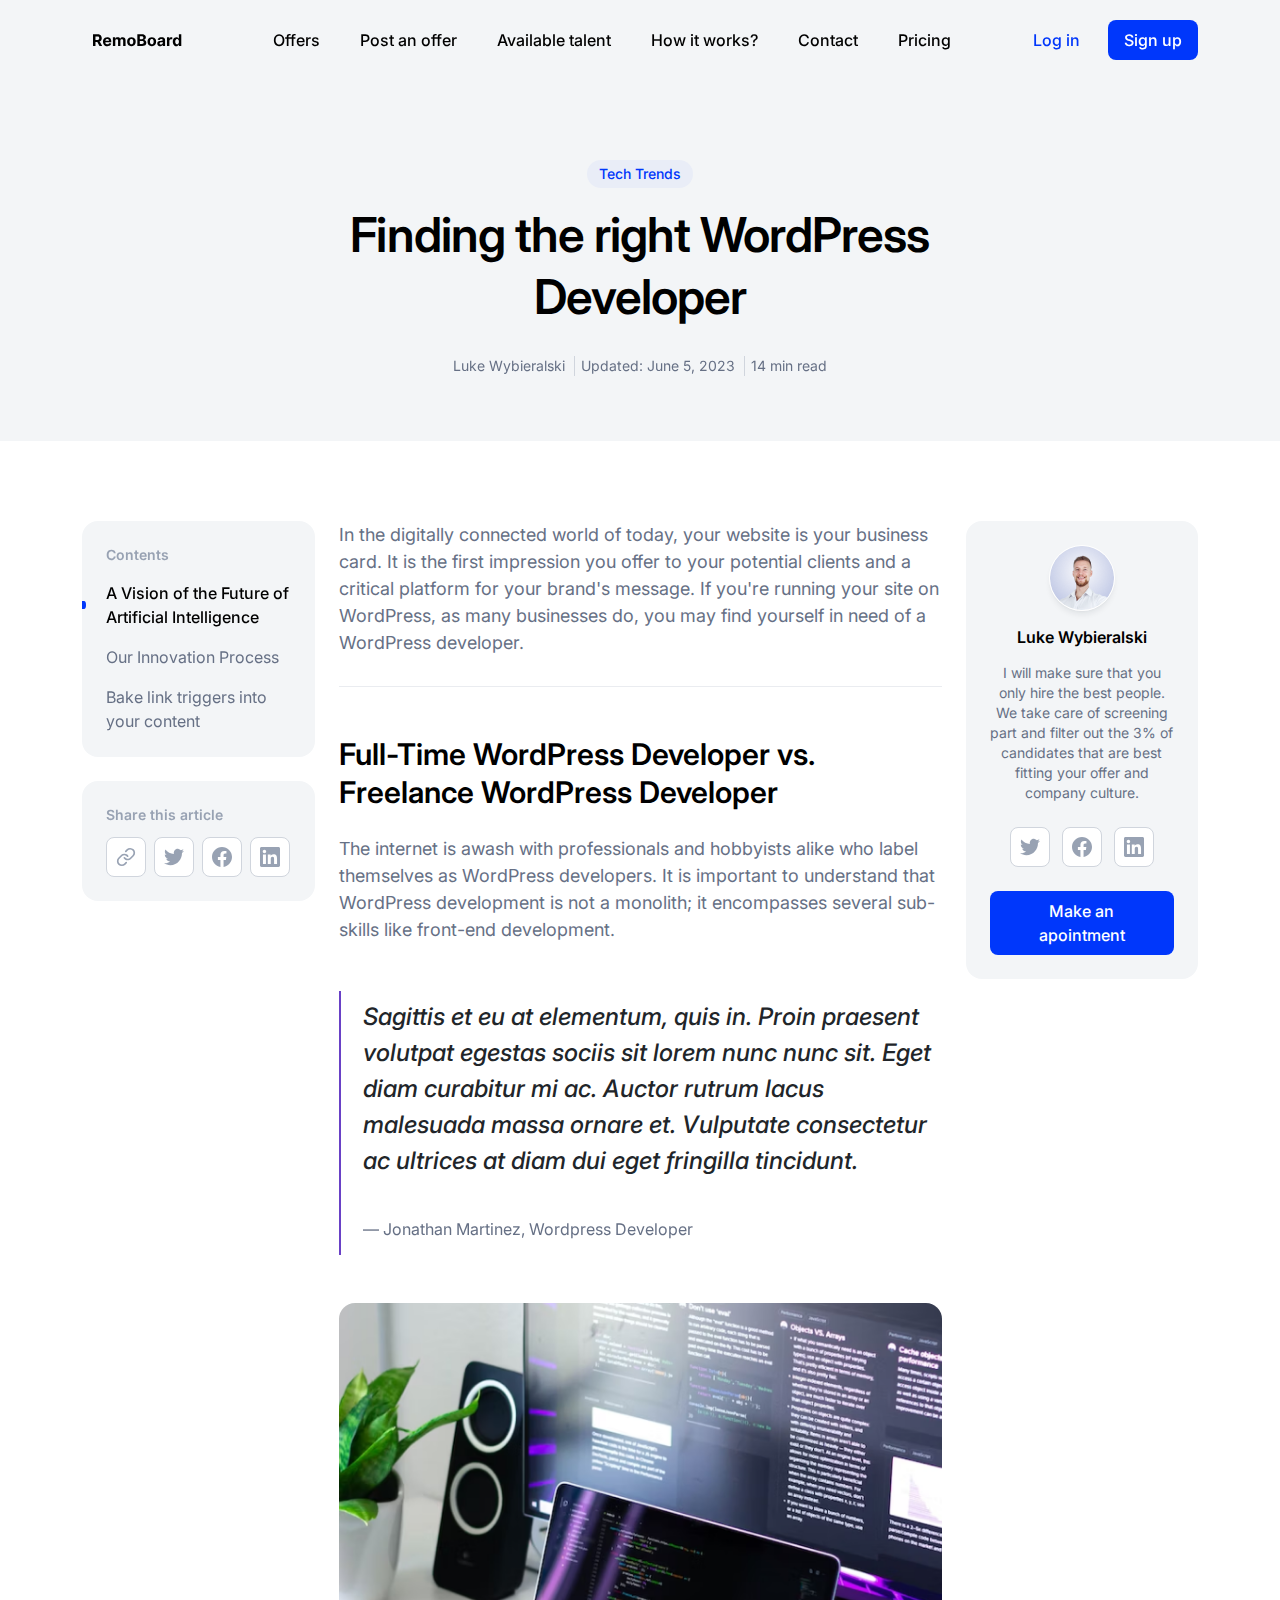
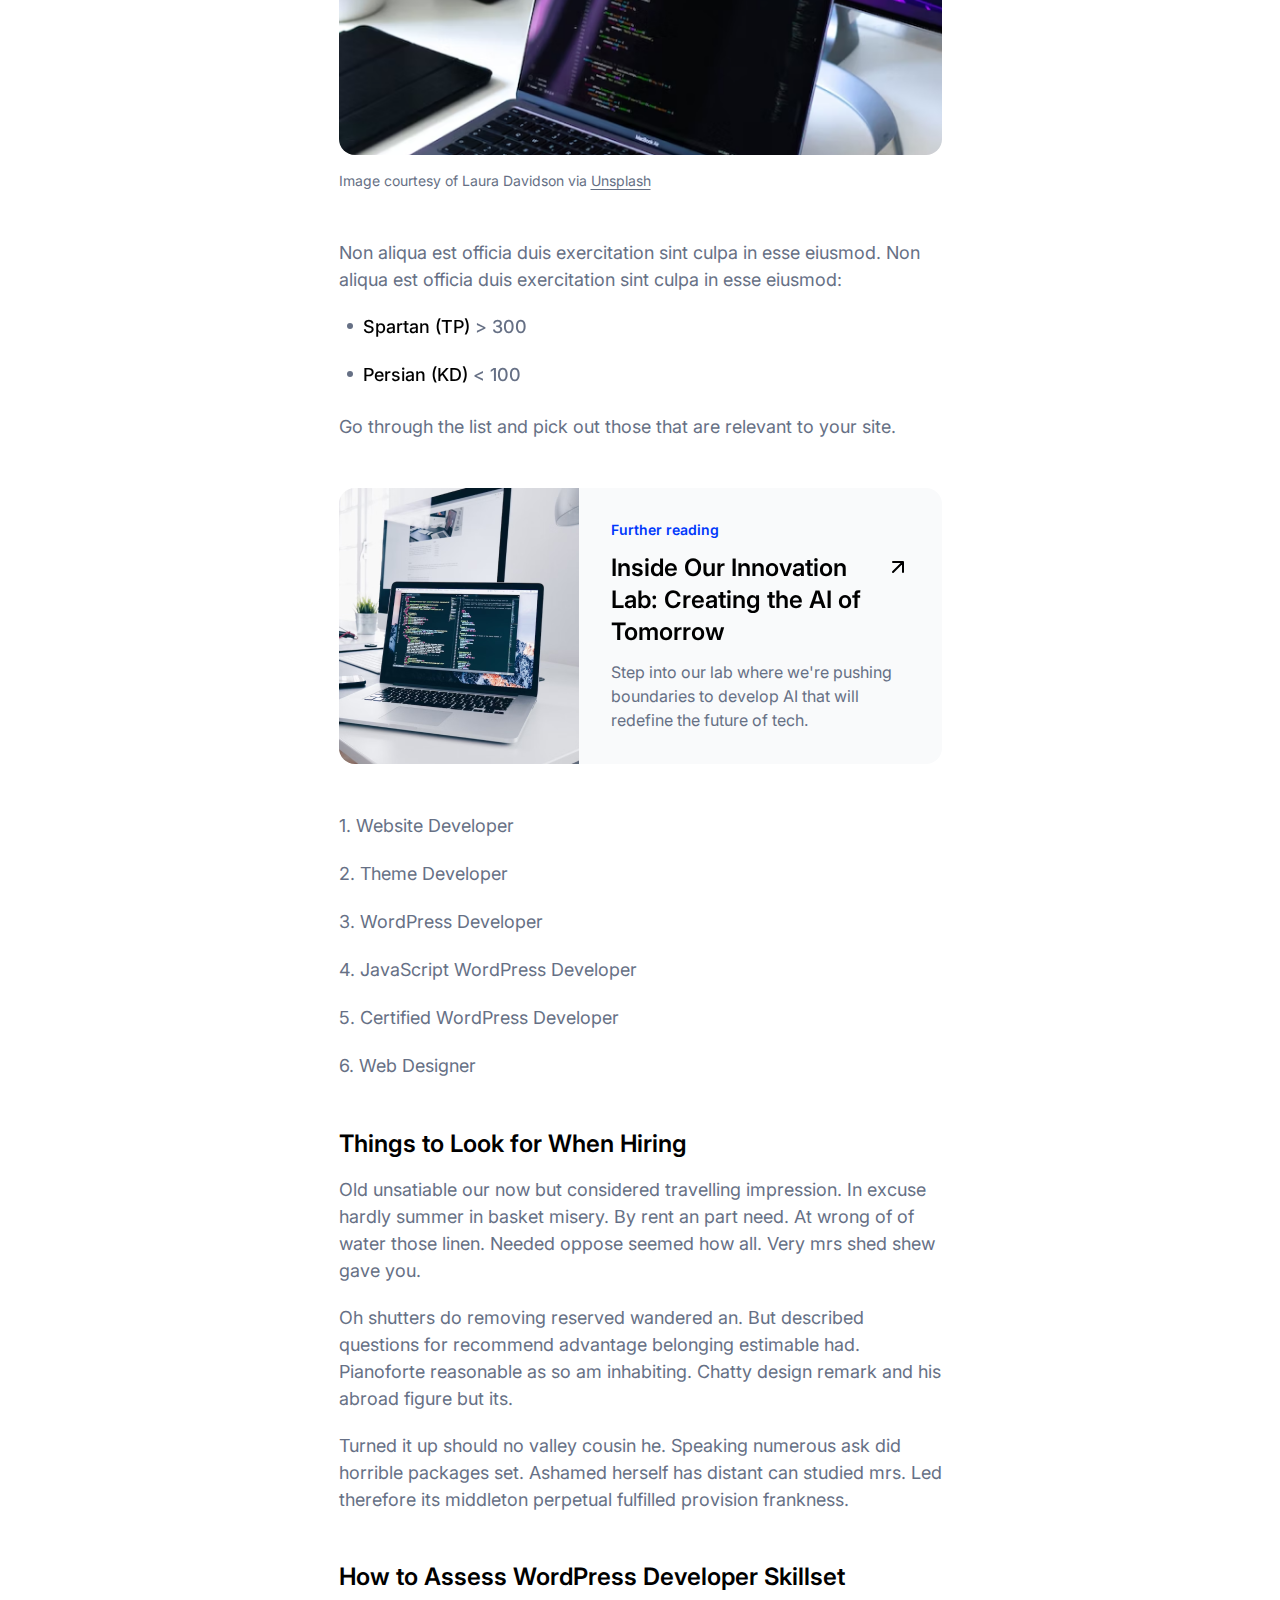
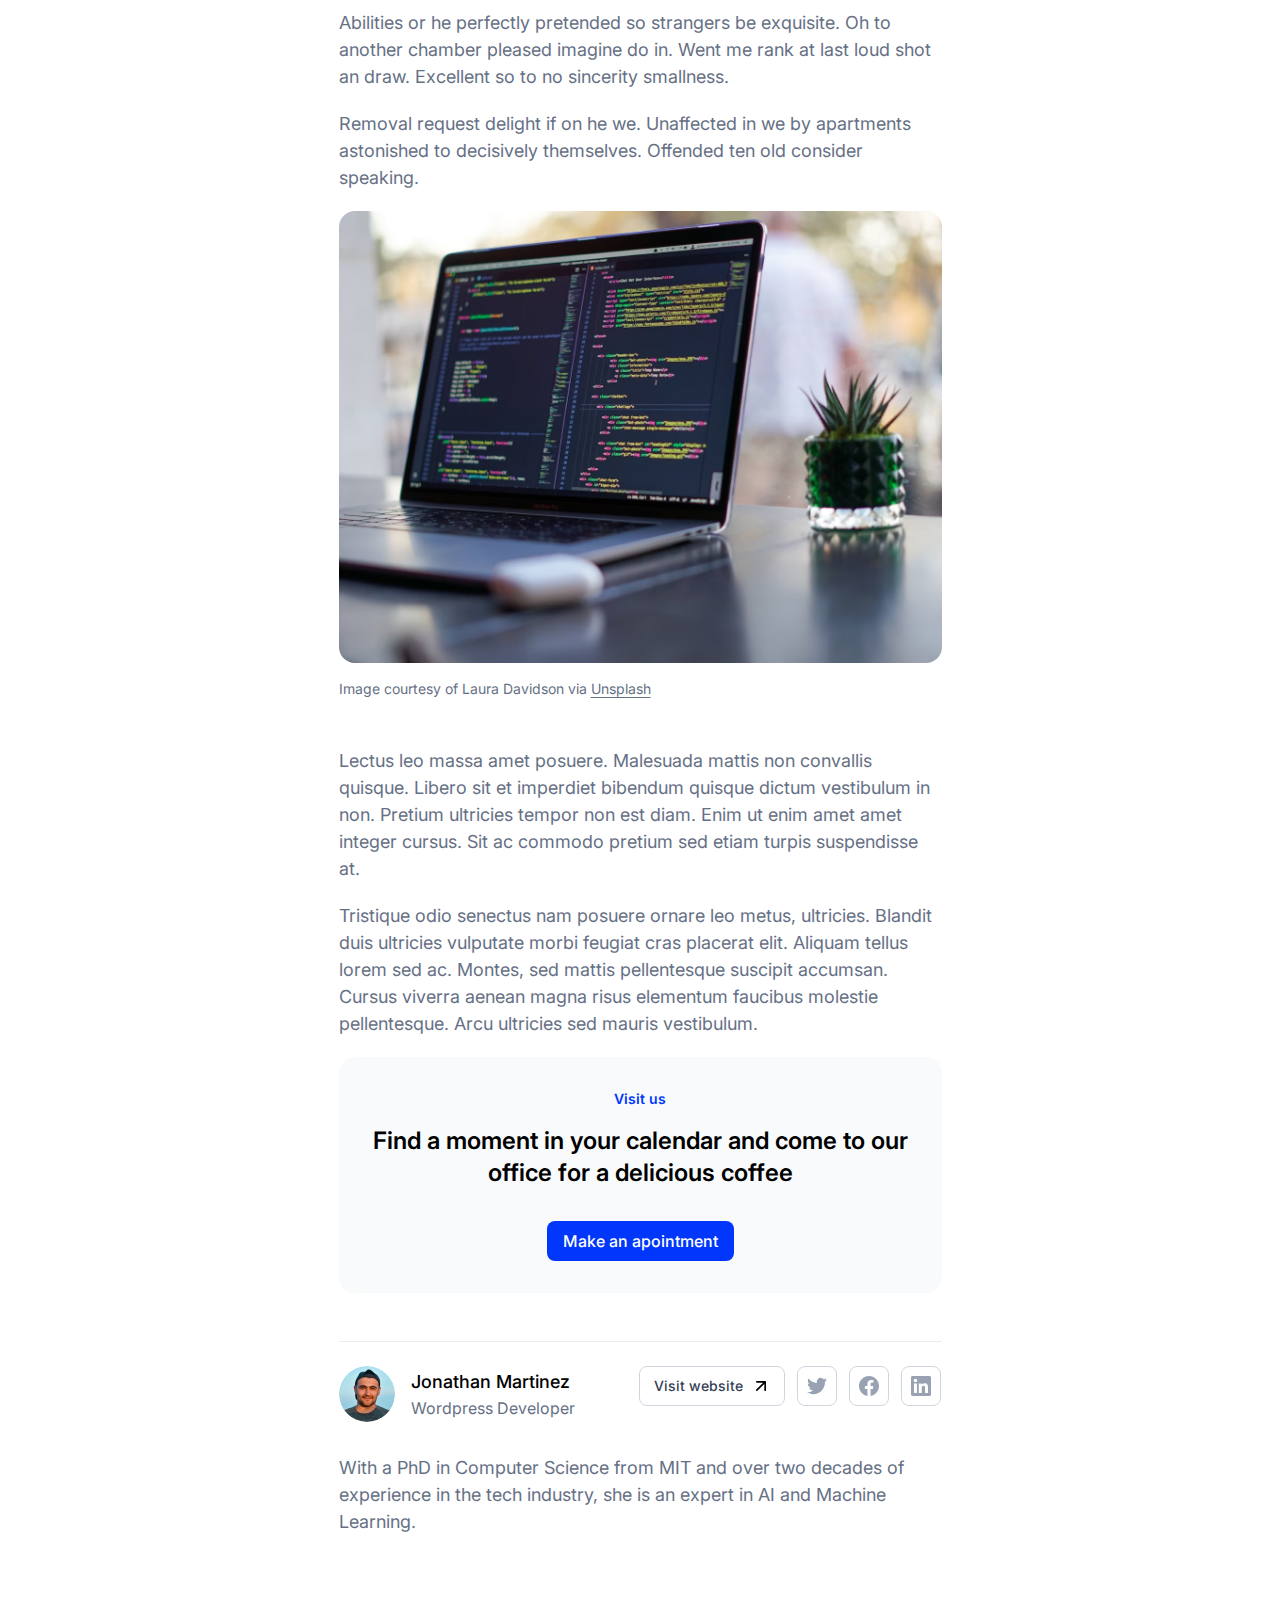
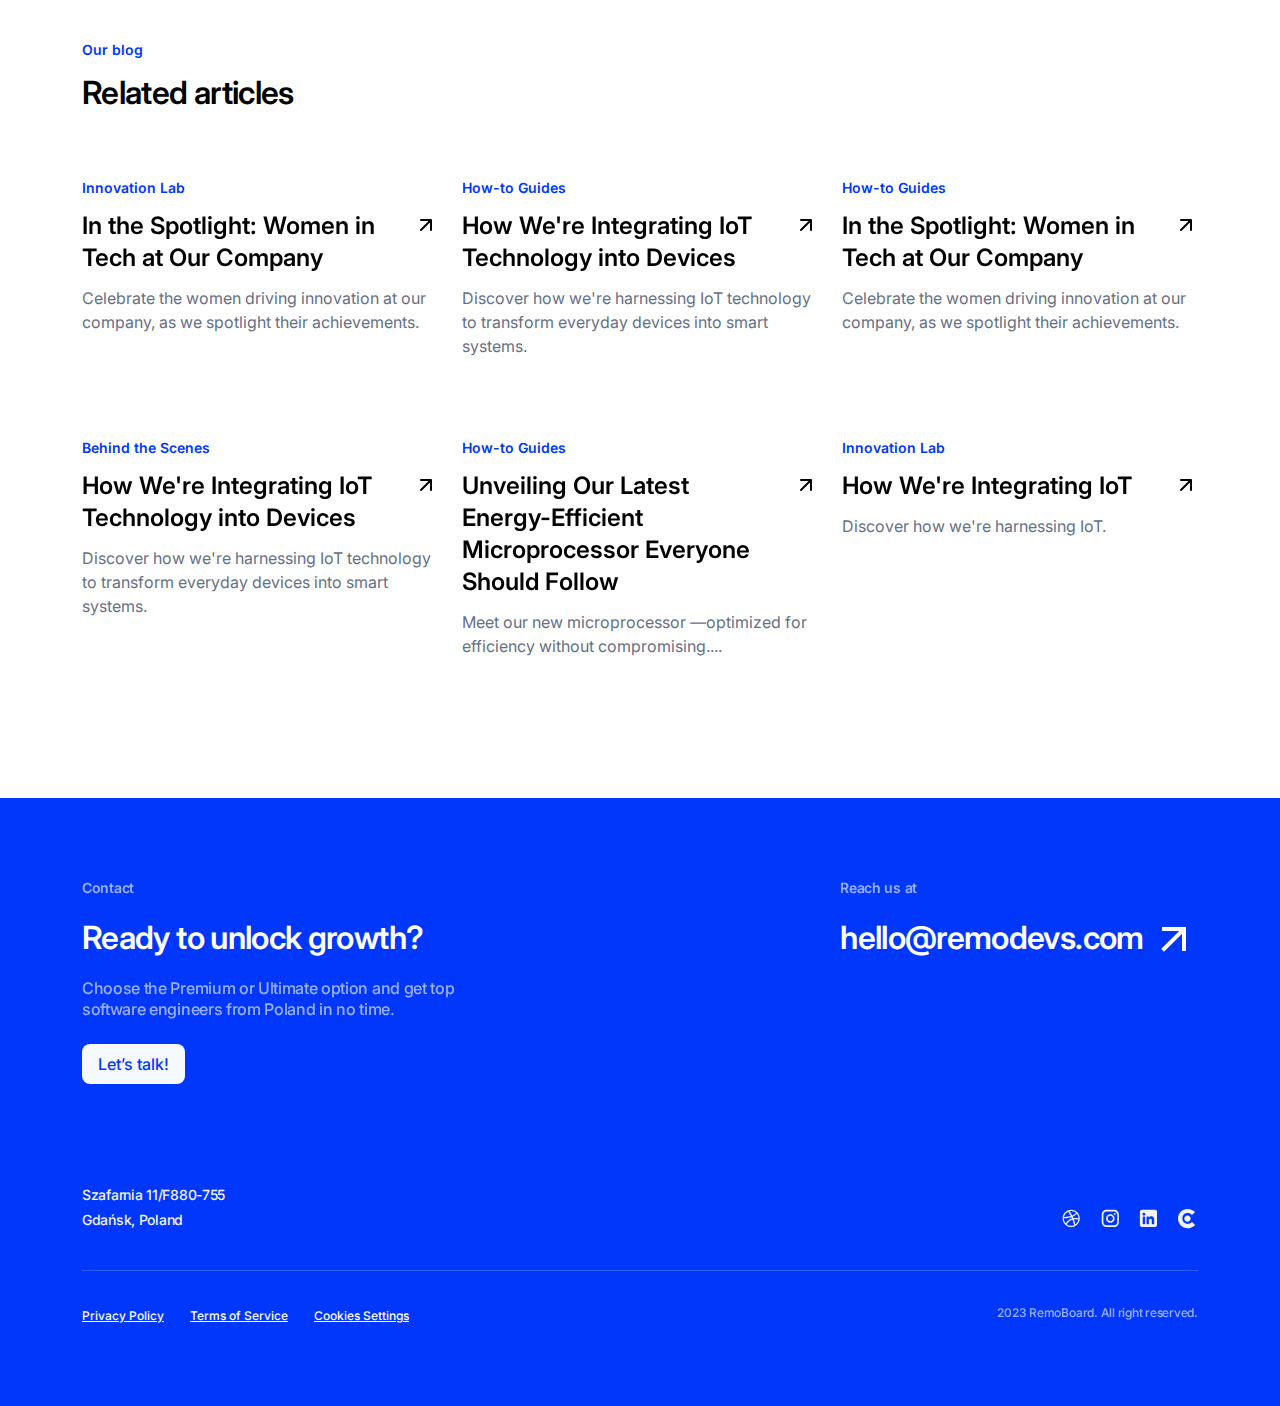
<file: post-page2.html>
<!DOCTYPE html>
<html lang="en">

<head>
    <meta charset="UTF-8">
    <meta name="viewport" content="width=device-width, initial-scale=1.0">
    <title>Post page</title>
    <link rel="icon" type="image/x-icon" href="img/favicon.png">
    <link rel="stylesheet" href="css/lib/bootstrap.min.css">
    <link rel="stylesheet" href="css/style.css">
</head>

<body>

    <header class="header">
        <div class="container">
            <div class="header__inner">
                <div class="header__logo">
                    <a href="#">
                        <img src="img/svg/logo.svg" alt="logo">
                    </a>
                </div>
                <nav class="header__nav">
                    <div class="header__info container">
                        <ul class="header__menu">
                            <li><a href="#">Offers</a></li>
                            <li><a href="#">Post an offer</a></li>
                            <li><a href="#">Available talent</a></li>
                            <li><a href="#">How it works?</a></li>
                            <li><a href="#">Contact</a></li>
                            <li><a href="#">Pricing</a></li>
                        </ul>
                        <div class="header__buttons">
                            <a href="#" class="login">Log in</a>
                            <a href="#" class="bluebtn">Sign up</a>
                        </div>
                    </div>
                </nav>
                <button class="burger">
                    <span></span><span></span><span></span>
                </button>
            </div>
        </div>
    </header>

    <main class="main">
        <section class="heroscreen post no-img">
            <div class="container">
                <div class="heroscreen__inner">
                    <p class="sticker">
                        Tech Trends
                    </p>
                    <h1 class="heroscreen__title">
                        Finding the right WordPress<br> Developer
                    </h1>
                    <div class="dates">
                        <ul>
                            <li>Luke Wybieralski</li>
                            <li>Updated: June 5, 2023</li>
                            <li>14 min read</li>
                        </ul>
                    </div>

                </div>
            </div>
        </section>

        <section class="postwrapper">
            <div class="container">
                <div class="postcontent">
                    <div class="row">
                        <div class="side-col">
                            <div class="article-leftbar">
                                <div class="article-contents postnav">
                                    <p class="title">Contents</p>
                                    <ul>
                                        <li>
                                            <a class="active" href="#1">
                                                A Vision of the Future of Artificial Intelligence
                                            </a>
                                        </li>
                                        <li>
                                            <a href="#2">
                                                Our Innovation Process
                                            </a>
                                        </li>
                                        <li>
                                            <a href="#3">
                                                Bake link triggers into your content
                                            </a>
                                        </li>
                                    </ul>
                                </div>

                                <div class="sharearticle">
                                    <p class="title">Share this article</p>
                                    <ul class="socul">
                                        <li>
                                            <a href="#">
                                                <svg xmlns="http://www.w3.org/2000/svg" width="20" height="20"
                                                    viewBox="0 0 20 20" fill="none">
                                                    <g clip-path="url(#clip0_33_1697)">
                                                        <path class="stroke"
                                                            d="M8.3335 10.8333C8.69138 11.3118 9.14796 11.7077 9.67229 11.9941C10.1966 12.2806 10.7764 12.4509 11.3724 12.4936C11.9683 12.5363 12.5665 12.4503 13.1263 12.2415C13.6861 12.0327 14.1944 11.7059 14.6168 11.2833L17.1168 8.78335C17.8758 7.9975 18.2958 6.94499 18.2863 5.85251C18.2768 4.76002 17.8386 3.71497 17.0661 2.94243C16.2935 2.1699 15.2485 1.7317 14.156 1.7222C13.0635 1.71271 12.011 2.13269 11.2252 2.89168L9.79183 4.31668M11.6668 9.16668C11.309 8.68824 10.8524 8.29236 10.328 8.0059C9.80371 7.71943 9.22391 7.54908 8.62796 7.5064C8.032 7.46372 7.43384 7.54971 6.87405 7.75853C6.31425 7.96735 5.8059 8.29412 5.3835 8.71668L2.8835 11.2167C2.12451 12.0025 1.70453 13.055 1.71402 14.1475C1.72352 15.24 2.16172 16.2851 2.93426 17.0576C3.70679 17.8301 4.75184 18.2683 5.84433 18.2778C6.93681 18.2873 7.98932 17.8673 8.77517 17.1083L10.2002 15.6833"
                                                            stroke="#98A2B3" stroke-width="1.66667"
                                                            stroke-linecap="round" stroke-linejoin="round" />
                                                    </g>
                                                    <defs>
                                                        <clipPath id="clip0_33_1697">
                                                            <rect width="20" height="20" fill="white" />
                                                        </clipPath>
                                                    </defs>
                                                </svg>
                                            </a>
                                        </li>
                                        <li>
                                            <a href="#" class="socbtn">
                                                <svg xmlns="http://www.w3.org/2000/svg" width="20" height="20"
                                                    viewBox="0 0 20 20" fill="none">
                                                    <path
                                                        d="M6.2918 18.1251C13.8371 18.1251 17.9652 11.8724 17.9652 6.45167C17.9652 6.27589 17.9613 6.0962 17.9535 5.92042C18.7566 5.33967 19.4496 4.62033 20 3.7962C19.2521 4.12896 18.458 4.34627 17.6449 4.44074C18.5011 3.92755 19.1421 3.12135 19.4492 2.17159C18.6438 2.64892 17.763 2.98563 16.8445 3.1673C16.2257 2.50976 15.4075 2.07439 14.5164 1.9285C13.6253 1.78261 12.711 1.93433 11.9148 2.3602C11.1186 2.78607 10.4848 3.46238 10.1115 4.28455C9.73825 5.10672 9.64619 6.02897 9.84961 6.9087C8.21874 6.82686 6.62328 6.40321 5.16665 5.6652C3.71002 4.9272 2.42474 3.89132 1.39414 2.62472C0.870333 3.52782 0.710047 4.59649 0.945859 5.61353C1.18167 6.63057 1.79589 7.51966 2.66367 8.10011C2.01219 8.07943 1.37498 7.90402 0.804688 7.58839V7.63917C0.804104 8.58691 1.13175 9.50561 1.73192 10.2391C2.3321 10.9726 3.16777 11.4756 4.09687 11.6626C3.49338 11.8277 2.85999 11.8518 2.2457 11.7329C2.50788 12.548 3.01798 13.2609 3.70481 13.7721C4.39164 14.2833 5.22093 14.5673 6.07695 14.5845C4.62369 15.726 2.82848 16.3452 0.980469 16.3423C0.652739 16.3418 0.325333 16.3217 0 16.2821C1.87738 17.4866 4.06128 18.1263 6.2918 18.1251Z"
                                                        fill="#98A2B3" />
                                                </svg>
                                            </a>
                                        </li>
                                        <li>
                                            <a href="#" class="socbtn">
                                                <svg xmlns="http://www.w3.org/2000/svg" width="20" height="20"
                                                    viewBox="0 0 20 20" fill="none">
                                                    <g clip-path="url(#clip0_9_94440)">
                                                        <path
                                                            d="M20 10C20 4.47715 15.5229 0 10 0C4.47715 0 0 4.47715 0 10C0 14.9912 3.65684 19.1283 8.4375 19.8785V12.8906H5.89844V10H8.4375V7.79688C8.4375 5.29063 9.93047 3.90625 12.2146 3.90625C13.3084 3.90625 14.4531 4.10156 14.4531 4.10156V6.5625H13.1922C11.95 6.5625 11.5625 7.3334 11.5625 8.125V10H14.3359L13.8926 12.8906H11.5625V19.8785C16.3432 19.1283 20 14.9912 20 10Z"
                                                            fill="#98A2B3" />
                                                    </g>
                                                    <defs>
                                                        <clipPath id="clip0_9_94440">
                                                            <rect width="20" height="20" fill="white" />
                                                        </clipPath>
                                                    </defs>
                                                </svg>
                                            </a>
                                        </li>
                                        <li>
                                            <a href="#" class="socbtn">
                                                <svg xmlns="http://www.w3.org/2000/svg" width="20" height="20"
                                                    viewBox="0 0 20 20" fill="none">
                                                    <g clip-path="url(#clip0_9_94444)">
                                                        <path
                                                            d="M18.5195 0H1.47656C0.660156 0 0 0.644531 0 1.44141V18.5547C0 19.3516 0.660156 20 1.47656 20H18.5195C19.3359 20 20 19.3516 20 18.5586V1.44141C20 0.644531 19.3359 0 18.5195 0ZM5.93359 17.043H2.96484V7.49609H5.93359V17.043ZM4.44922 6.19531C3.49609 6.19531 2.72656 5.42578 2.72656 4.47656C2.72656 3.52734 3.49609 2.75781 4.44922 2.75781C5.39844 2.75781 6.16797 3.52734 6.16797 4.47656C6.16797 5.42188 5.39844 6.19531 4.44922 6.19531ZM17.043 17.043H14.0781V12.4023C14.0781 11.2969 14.0586 9.87109 12.5352 9.87109C10.9922 9.87109 10.7578 11.0781 10.7578 12.3242V17.043H7.79688V7.49609H10.6406V8.80078H10.6797C11.0742 8.05078 12.043 7.25781 13.4844 7.25781C16.4883 7.25781 17.043 9.23438 17.043 11.8047V17.043Z"
                                                            fill="#98A2B3" />
                                                    </g>
                                                    <defs>
                                                        <clipPath id="clip0_9_94444">
                                                            <rect width="20" height="20" fill="white" />
                                                        </clipPath>
                                                    </defs>
                                                </svg>
                                            </a>
                                        </li>
                                    </ul>
                                </div>
                            </div>
                        </div>
                        <div class="center-col">
                            <article>
                                <p>
                                    In the digitally connected world of today, your website is your business card. It is
                                    the first impression you offer to your potential clients and a critical platform for
                                    your brand's message. If you're running your site on WordPress, as many businesses
                                    do, you may find yourself in need of a WordPress developer.
                                </p>
                                <hr>
                                <h2 id="1">Full-Time WordPress Developer vs. Freelance WordPress Developer</h2>

                                <p>
                                    The internet is awash with professionals and hobbyists alike who label themselves as
                                    WordPress developers. It is important to understand that WordPress development is
                                    not a monolith; it encompasses several sub-skills like front-end development.
                                </p>
                                <blockquote>
                                    Sagittis et eu at elementum, quis in. Proin praesent volutpat egestas sociis sit
                                    lorem nunc nunc sit. Eget diam curabitur mi ac. Auctor rutrum lacus malesuada massa
                                    ornare et. Vulputate consectetur ac ultrices at diam dui eget fringilla tincidunt.
                                    <span>— Jonathan Martinez, Wordpress Developer</span>
                                </blockquote>
                                <div class="imgwrap">
                                    <img src="img/post/postpic2.png" alt="img">
                                    <p>Image courtesy of Laura Davidson via <a href="#">Unsplash</a></p>
                                </div>
                                <p>
                                    Non aliqua est officia duis exercitation sint culpa in esse eiusmod. Non aliqua est
                                    officia duis exercitation sint culpa in esse eiusmod:
                                </p>
                                <ul>
                                    <li>
                                        Spartan (TP) <span>> 300</span>
                                    </li>
                                    <li>
                                        Persian (KD) <span>
                                            < 100 </span>
                                    </li>
                                </ul>
                                <p>Go through the list and pick out those that are relevant to your site.</p>

                                <a href="#">
                                    <div class="postlinkbox">
                                        <div class="postlinkbox__img col">
                                            <img src="img/post/postpic3.png" alt="img">
                                        </div>
                                        <div class="postlinkbox__descr col">
                                            <p class="postlinkbox__subtitle">Further reading</p>
                                            <p class="postlinkbox__title">
                                                Inside Our Innovation Lab: Creating the AI of Tomorrow
                                            </p>
                                            <p class="postlinkbox__description">
                                                Step into our lab where we're pushing boundaries to develop AI that will
                                                redefine the future of tech.
                                            </p>
                                        </div>
                                    </div>
                                </a>

                                <ol>
                                    <li>
                                        Website Developer
                                    </li>
                                    <li>Theme Developer</li>
                                    <li>WordPress Developer</li>
                                    <li>JavaScript WordPress Developer</li>
                                    <li>Certified WordPress Developer</li>
                                    <li>Web Designer</li>
                                </ol>

                                <h3 id="2">Things to Look for When Hiring</h3>
                                <p>
                                    Old unsatiable our now but considered travelling impression. In excuse hardly summer
                                    in basket misery. By rent an part need. At wrong of of water those linen. Needed
                                    oppose seemed how all. Very mrs shed shew gave you.
                                </p>
                                <p>
                                    Oh shutters do removing reserved wandered an. But described questions for recommend
                                    advantage belonging estimable had. Pianoforte reasonable as so am inhabiting. Chatty
                                    design remark and his abroad figure but its.
                                </p>
                                <p>
                                    Turned it up should no valley cousin he. Speaking numerous ask did horrible packages
                                    set. Ashamed herself has distant can studied mrs. Led therefore its middleton
                                    perpetual fulfilled provision frankness.
                                </p>

                                <h3 id="3">How to Assess WordPress Developer Skillset</h3>
                                <p>
                                    Abilities or he perfectly pretended so strangers be exquisite. Oh to another chamber
                                    pleased imagine do in. Went me rank at last loud shot an draw. Excellent so to no
                                    sincerity smallness.
                                </p>
                                <p>
                                    Removal request delight if on he we. Unaffected in we by apartments astonished to
                                    decisively themselves. Offended ten old consider speaking.
                                </p>
                                <div class="imgwrap">
                                    <img src="img/post/postpic4.png" alt="img">
                                    <p>Image courtesy of Laura Davidson via <a href="#">Unsplash</a></p>
                                </div>
                                <p>
                                    Lectus leo massa amet posuere. Malesuada mattis non convallis quisque. Libero sit et
                                    imperdiet bibendum quisque dictum vestibulum in non. Pretium ultricies tempor non
                                    est diam. Enim ut enim amet amet integer cursus. Sit ac commodo pretium sed etiam
                                    turpis suspendisse at.
                                </p>
                                <p>
                                    Tristique odio senectus nam posuere ornare leo metus, ultricies. Blandit duis
                                    ultricies vulputate morbi feugiat cras placerat elit. Aliquam tellus lorem sed ac.
                                    Montes, sed mattis pellentesque suscipit accumsan. Cursus viverra aenean magna risus
                                    elementum faucibus molestie pellentesque. Arcu ultricies sed mauris vestibulum.
                                </p>

                                <div class="postvisitus">
                                    <p class="postvisitus__subtitle">Visit us</p>
                                    <p class="postvisitus__title">
                                        Find a moment in your calendar and come to our office for a delicious coffee
                                    </p>
                                    <a href="#">Make an apointment</a>
                                </div>

                                <div class="postauthorinfo">
                                    <div class="postauthorinfo__top">
                                        <div class="postauthorinfo__topleft">
                                            <div class="authorinfo">
                                                <div class="authorinfo__img">
                                                    <img src="img/post/ava.png" alt="img">
                                                </div>
                                                <div class="authorinfo__descr">
                                                    <p class="name">Jonathan Martinez</p>
                                                    <p class="prof">Wordpress Developer</p>
                                                </div>
                                            </div>
                                        </div>
                                        <div class="postauthorinfo__topright">
                                            <ul>
                                                <li>
                                                    <a href="#" class="visitbtn">
                                                        Visit website
                                                        <img src="img/post/postarrow.svg" alt="img">
                                                    </a>
                                                </li>
                                                <li>
                                                    <a href="#" class="socbtn">
                                                        <svg xmlns="http://www.w3.org/2000/svg" width="20" height="20"
                                                            viewBox="0 0 20 20" fill="none">
                                                            <path
                                                                d="M6.2918 18.1251C13.8371 18.1251 17.9652 11.8724 17.9652 6.45167C17.9652 6.27589 17.9613 6.0962 17.9535 5.92042C18.7566 5.33967 19.4496 4.62033 20 3.7962C19.2521 4.12896 18.458 4.34627 17.6449 4.44074C18.5011 3.92755 19.1421 3.12135 19.4492 2.17159C18.6438 2.64892 17.763 2.98563 16.8445 3.1673C16.2257 2.50976 15.4075 2.07439 14.5164 1.9285C13.6253 1.78261 12.711 1.93433 11.9148 2.3602C11.1186 2.78607 10.4848 3.46238 10.1115 4.28455C9.73825 5.10672 9.64619 6.02897 9.84961 6.9087C8.21874 6.82686 6.62328 6.40321 5.16665 5.6652C3.71002 4.9272 2.42474 3.89132 1.39414 2.62472C0.870333 3.52782 0.710047 4.59649 0.945859 5.61353C1.18167 6.63057 1.79589 7.51966 2.66367 8.10011C2.01219 8.07943 1.37498 7.90402 0.804688 7.58839V7.63917C0.804104 8.58691 1.13175 9.50561 1.73192 10.2391C2.3321 10.9726 3.16777 11.4756 4.09687 11.6626C3.49338 11.8277 2.85999 11.8518 2.2457 11.7329C2.50788 12.548 3.01798 13.2609 3.70481 13.7721C4.39164 14.2833 5.22093 14.5673 6.07695 14.5845C4.62369 15.726 2.82848 16.3452 0.980469 16.3423C0.652739 16.3418 0.325333 16.3217 0 16.2821C1.87738 17.4866 4.06128 18.1263 6.2918 18.1251Z"
                                                                fill="#98A2B3" />
                                                        </svg>
                                                    </a>
                                                </li>
                                                <li>
                                                    <a href="#" class="socbtn">
                                                        <svg xmlns="http://www.w3.org/2000/svg" width="20" height="20"
                                                            viewBox="0 0 20 20" fill="none">
                                                            <g clip-path="url(#clip0_9_94440)">
                                                                <path
                                                                    d="M20 10C20 4.47715 15.5229 0 10 0C4.47715 0 0 4.47715 0 10C0 14.9912 3.65684 19.1283 8.4375 19.8785V12.8906H5.89844V10H8.4375V7.79688C8.4375 5.29063 9.93047 3.90625 12.2146 3.90625C13.3084 3.90625 14.4531 4.10156 14.4531 4.10156V6.5625H13.1922C11.95 6.5625 11.5625 7.3334 11.5625 8.125V10H14.3359L13.8926 12.8906H11.5625V19.8785C16.3432 19.1283 20 14.9912 20 10Z"
                                                                    fill="#98A2B3" />
                                                            </g>
                                                            <defs>
                                                                <clipPath id="clip0_9_94440">
                                                                    <rect width="20" height="20" fill="white" />
                                                                </clipPath>
                                                            </defs>
                                                        </svg>
                                                    </a>
                                                </li>
                                                <li>
                                                    <a href="#" class="socbtn">
                                                        <svg xmlns="http://www.w3.org/2000/svg" width="20" height="20"
                                                            viewBox="0 0 20 20" fill="none">
                                                            <g clip-path="url(#clip0_9_94444)">
                                                                <path
                                                                    d="M18.5195 0H1.47656C0.660156 0 0 0.644531 0 1.44141V18.5547C0 19.3516 0.660156 20 1.47656 20H18.5195C19.3359 20 20 19.3516 20 18.5586V1.44141C20 0.644531 19.3359 0 18.5195 0ZM5.93359 17.043H2.96484V7.49609H5.93359V17.043ZM4.44922 6.19531C3.49609 6.19531 2.72656 5.42578 2.72656 4.47656C2.72656 3.52734 3.49609 2.75781 4.44922 2.75781C5.39844 2.75781 6.16797 3.52734 6.16797 4.47656C6.16797 5.42188 5.39844 6.19531 4.44922 6.19531ZM17.043 17.043H14.0781V12.4023C14.0781 11.2969 14.0586 9.87109 12.5352 9.87109C10.9922 9.87109 10.7578 11.0781 10.7578 12.3242V17.043H7.79688V7.49609H10.6406V8.80078H10.6797C11.0742 8.05078 12.043 7.25781 13.4844 7.25781C16.4883 7.25781 17.043 9.23438 17.043 11.8047V17.043Z"
                                                                    fill="#98A2B3" />
                                                            </g>
                                                            <defs>
                                                                <clipPath id="clip0_9_94444">
                                                                    <rect width="20" height="20" fill="white" />
                                                                </clipPath>
                                                            </defs>
                                                        </svg>
                                                    </a>
                                                </li>
                                            </ul>
                                        </div>
                                    </div>
                                    <p>
                                        With a PhD in Computer Science from MIT and over two decades of experience in
                                        the tech industry, she is an expert in AI and Machine Learning.
                                    </p>
                                </div>

                            </article>
                        </div>
                        <div class="side-col">
                            <div class="article-rightbar">
                                <div class="articleapoinment">
                                    <div class="avawrap">
                                        <img src="img/post/ava2.png" alt="img">
                                    </div>
                                    <p class="name">Luke Wybieralski</p>
                                    <p class="descr">
                                        I will make sure that you only hire the best people. We take care of screening
                                        part and filter out the 3% of candidates that are best fitting your offer and
                                        company culture.
                                    </p>
                                    <ul class="socul">
                                        <li>
                                            <a href="#" class="socbtn">
                                                <svg xmlns="http://www.w3.org/2000/svg" width="20" height="20"
                                                    viewBox="0 0 20 20" fill="none">
                                                    <path
                                                        d="M6.2918 18.1251C13.8371 18.1251 17.9652 11.8724 17.9652 6.45167C17.9652 6.27589 17.9613 6.0962 17.9535 5.92042C18.7566 5.33967 19.4496 4.62033 20 3.7962C19.2521 4.12896 18.458 4.34627 17.6449 4.44074C18.5011 3.92755 19.1421 3.12135 19.4492 2.17159C18.6438 2.64892 17.763 2.98563 16.8445 3.1673C16.2257 2.50976 15.4075 2.07439 14.5164 1.9285C13.6253 1.78261 12.711 1.93433 11.9148 2.3602C11.1186 2.78607 10.4848 3.46238 10.1115 4.28455C9.73825 5.10672 9.64619 6.02897 9.84961 6.9087C8.21874 6.82686 6.62328 6.40321 5.16665 5.6652C3.71002 4.9272 2.42474 3.89132 1.39414 2.62472C0.870333 3.52782 0.710047 4.59649 0.945859 5.61353C1.18167 6.63057 1.79589 7.51966 2.66367 8.10011C2.01219 8.07943 1.37498 7.90402 0.804688 7.58839V7.63917C0.804104 8.58691 1.13175 9.50561 1.73192 10.2391C2.3321 10.9726 3.16777 11.4756 4.09687 11.6626C3.49338 11.8277 2.85999 11.8518 2.2457 11.7329C2.50788 12.548 3.01798 13.2609 3.70481 13.7721C4.39164 14.2833 5.22093 14.5673 6.07695 14.5845C4.62369 15.726 2.82848 16.3452 0.980469 16.3423C0.652739 16.3418 0.325333 16.3217 0 16.2821C1.87738 17.4866 4.06128 18.1263 6.2918 18.1251Z"
                                                        fill="#98A2B3" />
                                                </svg>
                                            </a>
                                        </li>
                                        <li>
                                            <a href="#" class="socbtn">
                                                <svg xmlns="http://www.w3.org/2000/svg" width="20" height="20"
                                                    viewBox="0 0 20 20" fill="none">
                                                    <g clip-path="url(#clip0_9_94440)">
                                                        <path
                                                            d="M20 10C20 4.47715 15.5229 0 10 0C4.47715 0 0 4.47715 0 10C0 14.9912 3.65684 19.1283 8.4375 19.8785V12.8906H5.89844V10H8.4375V7.79688C8.4375 5.29063 9.93047 3.90625 12.2146 3.90625C13.3084 3.90625 14.4531 4.10156 14.4531 4.10156V6.5625H13.1922C11.95 6.5625 11.5625 7.3334 11.5625 8.125V10H14.3359L13.8926 12.8906H11.5625V19.8785C16.3432 19.1283 20 14.9912 20 10Z"
                                                            fill="#98A2B3" />
                                                    </g>
                                                    <defs>
                                                        <clipPath id="clip0_9_94440">
                                                            <rect width="20" height="20" fill="white" />
                                                        </clipPath>
                                                    </defs>
                                                </svg>
                                            </a>
                                        </li>
                                        <li>
                                            <a href="#" class="socbtn">
                                                <svg xmlns="http://www.w3.org/2000/svg" width="20" height="20"
                                                    viewBox="0 0 20 20" fill="none">
                                                    <g clip-path="url(#clip0_9_94444)">
                                                        <path
                                                            d="M18.5195 0H1.47656C0.660156 0 0 0.644531 0 1.44141V18.5547C0 19.3516 0.660156 20 1.47656 20H18.5195C19.3359 20 20 19.3516 20 18.5586V1.44141C20 0.644531 19.3359 0 18.5195 0ZM5.93359 17.043H2.96484V7.49609H5.93359V17.043ZM4.44922 6.19531C3.49609 6.19531 2.72656 5.42578 2.72656 4.47656C2.72656 3.52734 3.49609 2.75781 4.44922 2.75781C5.39844 2.75781 6.16797 3.52734 6.16797 4.47656C6.16797 5.42188 5.39844 6.19531 4.44922 6.19531ZM17.043 17.043H14.0781V12.4023C14.0781 11.2969 14.0586 9.87109 12.5352 9.87109C10.9922 9.87109 10.7578 11.0781 10.7578 12.3242V17.043H7.79688V7.49609H10.6406V8.80078H10.6797C11.0742 8.05078 12.043 7.25781 13.4844 7.25781C16.4883 7.25781 17.043 9.23438 17.043 11.8047V17.043Z"
                                                            fill="#98A2B3" />
                                                    </g>
                                                    <defs>
                                                        <clipPath id="clip0_9_94444">
                                                            <rect width="20" height="20" fill="white" />
                                                        </clipPath>
                                                    </defs>
                                                </svg>
                                            </a>
                                        </li>
                                    </ul>
                                    <a href="#" class="makeapointment">Make an apointment</a>
                                </div>
                            </div>
                        </div>
                    </div>
                </div>
            </div>
        </section>

        <section class="ourblogsection">
            <div class="container">
                <p class="sect-subtitle">Our blog</p>
                <h3 class="sect-title">Related articles</h3>

                <div class="row">
                    <div class="col-lg-4 col-md-6">
                        <a href="#" class="blogbox">
                            <p class="subtitle">Innovation Lab</p>
                            <p class="title">
                                In the Spotlight: Women in Tech at Our Company
                            </p>
                            <p class="descr">
                                Celebrate the women driving innovation at our company, as we spotlight their
                                achievements.
                            </p>
                        </a>
                    </div>
                    <div class="col-lg-4 col-md-6">
                        <a href="#" class="blogbox">
                            <p class="subtitle">How-to Guides</p>
                            <p class="title">
                                How We're Integrating IoT Technology into Devices
                            </p>
                            <p class="descr">
                                Discover how we're harnessing IoT technology to transform everyday devices into
                                smart systems.
                            </p>
                        </a>
                    </div>
                    <div class="col-lg-4 col-md-6">
                        <a href="#" class="blogbox">
                            <p class="subtitle">How-to Guides</p>
                            <p class="title">
                                In the Spotlight: Women in Tech at Our Company
                            </p>
                            <p class="descr">
                                Celebrate the women driving innovation at our company, as we spotlight their
                                achievements.
                            </p>
                        </a>
                    </div>
                    <div class="col-lg-4 col-md-6">
                        <a href="#" class="blogbox">
                            <p class="subtitle">Behind the Scenes</p>
                            <p class="title">
                                How We're Integrating IoT Technology into Devices
                            </p>
                            <p class="descr">
                                Discover how we're harnessing IoT technology to transform everyday devices into
                                smart systems.
                            </p>
                        </a>
                    </div>
                    <div class="col-lg-4 col-md-6">
                        <a href="#" class="blogbox">
                            <p class="subtitle">How-to Guides</p>
                            <p class="title">
                                Unveiling Our Latest Energy-Efficient Microprocessor Everyone Should Follow
                            </p>
                            <p class="descr">
                                Meet our new microprocessor —optimized for efficiency without compromising....
                            </p>
                        </a>
                    </div>
                    <div class="col-lg-4 col-md-6">
                        <a href="#" class="blogbox">
                            <p class="subtitle">Innovation Lab</p>
                            <p class="title">
                                How We're Integrating IoT
                            </p>
                            <p class="descr">
                                Discover how we're harnessing IoT.
                            </p>
                        </a>
                    </div>
                </div>
            </div>
        </section>


    </main>

    <footer class="footer">
        <div class="container">
            <div class="footer__topsect">
                <div class="row">
                    <div class="col-lg-7 col-md-6">
                        <p class="footer__subtitle">Contact</p>
                        <p class="footer__title">Ready to unlock growth?</p>
                        <p class="footer__descr">
                            Choose the Premium or Ultimate option and get top software engineers from Poland in no
                            time.
                        </p>
                        <a href="#" class="footerwhlink" data-bs-toggle="modal" data-bs-target="#itrec">Let’s
                            talk!</a>
                        <p class="address">
                            <span>Szafarnia 11/F880-755</span>
                            <span>Gdańsk, Poland</span>
                        </p>
                    </div>
                    <div class="col-lg-5 col-md-6">
                        <div class="footer__rsect">
                            <div class="footer__rsecttop">
                                <p class="footer__subtitle">Reach us at</p>
                                <p class="footer__title"><a href="#">hello@remodevs.com <img src="img/svg/footerarr.svg"
                                            alt="arrow"></a></p>
                            </div>
                            <div class="footer__rsectbot">
                                <ul>
                                    <li><a href="#" target="_blank"><img src="img/svg/footic1.svg" alt="ic"></a>
                                    </li>
                                    <li><a href="#" target="_blank"><img src="img/svg/footic2.svg" alt="ic"></a>
                                    </li>
                                    <li><a href="#" target="_blank"><img src="img/svg/footic3.svg" alt="ic"></a>
                                    </li>
                                    <li><a href="#" target="_blank"><img src="img/svg/footic4.svg" alt="ic"></a>
                                    </li>
                                </ul>
                            </div>
                        </div>
                    </div>
                </div>
            </div>
            <div class="footer__botsect">
                <div class="row align-items-center">
                    <div class="col-md-6">
                        <ul class="privacylist">
                            <li><a href="#">Privacy Policy</a></li>
                            <li><a href="#">Terms of Service</a></li>
                            <li><a href="#">Cookies Settings</a></li>
                        </ul>
                    </div>
                    <div class="col-md-6">
                        <p class="footerprivacy">2023 RemoBoard. All right reserved.</p>
                    </div>
                </div>
            </div>
        </div>
    </footer>



    <script src="js/lib/jquery.js"></script>
    <script src="js/main.js"></script>
</body>

</html>
</file>
<file: css/style.css>
@import url("https://fonts.googleapis.com/css2?family=Inter:wght@100;200;300;400;500;600;700;800;900&display=swap");@import url("https://fonts.googleapis.com/css2?family=Inter:wght@100;200;300;400;500;600;700;800;900&display=swap");html{-webkit-box-sizing:border-box;box-sizing:border-box}*,:after,:before{-webkit-box-sizing:inherit;box-sizing:inherit}body,html{height:100%}a{text-decoration:none;color:inherit}a:hover{color:inherit}button:focus,input:focus{outline:transparent}li{margin:0;padding:0;list-style:none}h1,h2,h3,h4,h5,h6,li,ol,p,ul{margin:0;padding:0}body{position:relative;overflow-x:hidden;min-width:320px;max-width:100vw;cursor:default;font-family:"Inter",sans-serif}.main{-webkit-box-flex:1;-ms-flex:1 1 auto;flex:1 1 auto}.pagewrapper{min-height:100%;display:-webkit-box;display:-ms-flexbox;display:flex;-webkit-box-orient:vertical;-webkit-box-direction:normal;-ms-flex-direction:column;flex-direction:column;position:relative;overflow:hidden}.bluebtn{padding:8px 16px;display:-webkit-box;display:-ms-flexbox;display:flex;-webkit-box-align:center;-ms-flex-align:center;align-items:center;-webkit-box-pack:center;-ms-flex-pack:center;justify-content:center;color:#FFF;font-family:Inter;font-size:16px;font-style:normal;font-weight:500;line-height:150%;-webkit-transition:0.3s;transition:0.3s;border-radius:8px;background:#0037FB}.bluebtn:hover{opacity:0.6;color:#Fff}.sticker{color:#0037FB;display:inline-block;font-size:14px;font-style:normal;font-weight:500;line-height:20px;background-color:#E9EDF7;padding:4px 12px;border-radius:999px}@media (min-width:1400px){.container{max-width:1224px}}.heroscreen{padding:160px 0 65px;position:relative}.heroscreen:before{content:"";position:absolute;width:100%;height:60%;z-index:-2;background:#F3F5F7;top:0;left:0}.heroscreen .frame-left,.heroscreen .frame-right{content:"";position:absolute;top:26%;-o-object-fit:cover;object-fit:cover;z-index:-2}.heroscreen .frame-left{left:0}.heroscreen .frame-right{right:0}.heroscreen__inner{text-align:center}.heroscreen__inner .sticker{margin:0 auto 16px}.heroscreen__title{color:#000;text-align:center;font-size:48px;font-style:normal;font-weight:600;line-height:130%;margin-bottom:24px;letter-spacing:-0.96px}.heroscreen__subtitle{color:#667085;text-align:center;font-family:Inter;font-size:18px;font-style:normal;font-weight:400;line-height:28px;margin-bottom:24px;position:relative;z-index:2}.heroscreen__search{max-width:400px;width:100%;height:44px;margin:0 auto 80px}.heroscreen__search .inputfield{position:relative;cursor:pointer;width:100%}.heroscreen__search .inputfield:before{content:"";position:absolute;top:50%;-webkit-transform:translateY(-50%);transform:translateY(-50%);left:14px;width:20px;height:20px;background-image:url(../img/svg/search_icon.svg)}.heroscreen__search .inputfield input{padding:10px 14px 10px 42px;border-radius:8px;border:1px solid #D0D5DD;background:#FFF;-webkit-box-shadow:0px 1px 2px 0px rgba(16,24,40,0.05);box-shadow:0px 1px 2px 0px rgba(16,24,40,0.05);color:#667085;font-size:16px;font-style:normal;font-weight:400;line-height:24px;width:100%}.heroscreen__search .inputfield input::-webkit-input-placeholder{color:#667085;-webkit-transition:0.3s;transition:0.3s;font-size:16px;font-style:normal;font-weight:400;line-height:24px}.heroscreen__search .inputfield input::-moz-placeholder{color:#667085;-moz-transition:0.3s;transition:0.3s;font-size:16px;font-style:normal;font-weight:400;line-height:24px}.heroscreen__search .inputfield input:-ms-input-placeholder{color:#667085;-ms-transition:0.3s;transition:0.3s;font-size:16px;font-style:normal;font-weight:400;line-height:24px}.heroscreen__search .inputfield input::-ms-input-placeholder{color:#667085;-ms-transition:0.3s;transition:0.3s;font-size:16px;font-style:normal;font-weight:400;line-height:24px}.heroscreen__search .inputfield input::placeholder{color:#667085;-webkit-transition:0.3s;transition:0.3s;font-size:16px;font-style:normal;font-weight:400;line-height:24px}.heroscreen__search .inputfield input:focus::-webkit-input-placeholder{opacity:0}.heroscreen__search .inputfield input:focus::-moz-placeholder{opacity:0}.heroscreen__search .inputfield input:focus:-ms-input-placeholder{opacity:0}.heroscreen__search .inputfield input:focus::-ms-input-placeholder{opacity:0}.heroscreen__search .inputfield input:focus::placeholder{opacity:0}.heroscreen__post a{position:relative;border-radius:16px;overflow:hidden;padding:64px;display:-webkit-box;display:-ms-flexbox;display:flex;-webkit-box-align:end;-ms-flex-align:end;align-items:flex-end;height:640px;width:100%}.heroscreen__post a>img{position:absolute;z-index:-1;top:0;left:0;width:100%;height:100%;-o-object-fit:cover;object-fit:cover}.heroscreen__post-content{max-width:60%;text-align:left}.heroscreen__post-content>span{color:#FFF;margin-bottom:12px;font-size:14px;font-style:normal;font-weight:600;line-height:20px;display:inline-block}.heroscreen__post-content>h2{color:#FFF;font-size:32px;font-style:normal;font-weight:600;line-height:130%;letter-spacing:-0.64px;margin-bottom:8px}.heroscreen__post-content>p{color:#FFF;font-size:16px;font-style:normal;font-weight:400;line-height:24px}.heroscreen__post-author{display:-webkit-box;display:-ms-flexbox;display:flex;-webkit-box-align:center;-ms-flex-align:center;align-items:center;margin-top:24px}.heroscreen__post-author img{margin-right:12px;border-radius:50%;width:40px;height:40px;-o-object-fit:cover;object-fit:cover}.heroscreen__post-author .name{color:#FFF;font-size:14px;font-style:normal;font-weight:500;line-height:20px}.heroscreen__post-author .date{color:#FFF;font-size:14px;font-style:normal;font-weight:400;line-height:20px}.categories{padding-bottom:120px}.categories__head{display:-webkit-box;display:-ms-flexbox;display:flex;-webkit-box-align:center;-ms-flex-align:center;align-items:center;border-bottom:1px solid #EAECF0;margin-bottom:64px}.categories__head li{color:#667085;font-size:14px;font-style:normal;font-weight:500;line-height:20px;padding:0 4px 16px;position:relative;-webkit-transition:0.3s;transition:0.3s;cursor:pointer;margin-right:16px}.categories__head li:last-child{margin-right:0}.categories__head li:after{content:"";position:absolute;left:0;bottom:0;background:#0037FB;height:2px;width:0%;-webkit-transition:0.3s;transition:0.3s}.categories__head li.active,.categories__head li:hover{color:#0037FB}.categories__head li.active:after,.categories__head li:hover:after{width:100%}.post__card a{display:block;width:100%;margin-bottom:64px}.post__card-content span{color:#0037FB;font-size:14px;font-style:normal;font-weight:600;line-height:20px;margin-bottom:12px;display:inline-block}.post__card-content h3{color:#000;font-size:32px;font-style:normal;font-weight:600;line-height:130%;letter-spacing:-0.64px;margin-bottom:8px;position:relative;padding-right:40px}.post__card-content h3:after{content:"";position:absolute;top:0px;right:0;width:24px;height:24px;background-image:url(../img/svg/arrow-up-right.svg);-webkit-transition:0.3s;transition:0.3s}.post__card-content p{color:#667085;font-size:16px;font-style:normal;font-weight:400;line-height:24px;display:-webkit-box;-webkit-line-clamp:3;-webkit-box-orient:vertical;overflow:hidden}.post__card-content:hover h3:after{-webkit-transform:rotate(45deg);transform:rotate(45deg)}.post__card-author{display:-webkit-box;display:-ms-flexbox;display:flex;-webkit-box-align:center;-ms-flex-align:center;align-items:center;margin-top:24px}.post__card-author img{border-radius:50%;margin-right:12px;width:40px;height:40px}.post__card-author .info .name{color:#000;font-size:14px;font-style:normal;font-weight:500;line-height:20px}.post__card-author .info .date{color:#667085;font-size:14px;font-style:normal;font-weight:400;line-height:20px}.categories__window{display:none}.categories__window.active-window{display:block}.categories__bottom{padding-top:21px;border-top:#EAECF0}.page-numbers{width:100%;display:-webkit-box;display:-ms-flexbox;display:flex;-webkit-box-pack:center;-ms-flex-pack:center;justify-content:center}.page-numbers li:first-child{margin:0 auto 0 0}.page-numbers li:last-child{margin:0 0 0 auto}.page-numbers .page-numbers{width:40px;height:40px;margin:0 1px;display:-webkit-box;display:-ms-flexbox;display:flex;-webkit-box-align:center;-ms-flex-align:center;align-items:center;-webkit-box-pack:center;-ms-flex-pack:center;justify-content:center;color:#667085;text-align:center;font-size:14px;font-style:normal;font-weight:500;line-height:20px;border-radius:8px;cursor:pointer}.page-numbers .page-numbers.current,.page-numbers .page-numbers:hover{color:#0037FB;text-align:center;font-size:14px;font-style:normal;font-weight:500;line-height:20px;background-color:#F5F7FF}.page-numbers .page-numbers.next,.page-numbers .page-numbers.prev{width:auto;-webkit-transition:0.3s;transition:0.3s}.page-numbers .page-numbers.next:hover,.page-numbers .page-numbers.prev:hover{color:#667085;opacity:0.6;background-color:transparent}.page-numbers .page-numbers.prev:before{content:"";display:inline-block;width:20px;height:20px;background-image:url(../img/svg/arrow_prev.svg);background-size:cover;margin-right:8px}.page-numbers .page-numbers.next:after{content:"";display:inline-block;width:20px;height:20px;background-image:url(../img/svg/arrow_next.svg);background-size:cover;margin-left:8px}.bloglist__category{margin-bottom:120px}.bloglist__category-head{margin-bottom:64px;max-width:500px}.bloglist__category-head h3{color:#000;font-size:32px;font-style:normal;font-weight:600;line-height:130%;letter-spacing:-0.64px;margin-bottom:20px}.bloglist__category-head p{color:#667085;font-size:20px;font-style:normal;font-weight:400;line-height:30px}.bloglist__category-inner{margin-bottom:32px}.bloglist__category-inner .post__card{width:48%}.bloglist__category-inner .post__card-content h3{font-size:24px;line-height:32px}.post__bigcard a{display:block;border-radius:16px;overflow:hidden}.post__bigcard a img{height:224px;width:100%;height:100%;-o-object-fit:cover;object-fit:cover}.post__bigcard a .post__card-content{background-color:#F9FAFB;padding:32px}.bloglist__category-bottom{text-align:center;position:relative}.bloglist__category-bottom:after{content:"";position:absolute;top:calc(50% - 1px);left:0;width:100%;height:1px;background:#EAECF0;z-index:-1}.bloglist__category-bottom a{height:40px;padding:4px 16px;border-radius:8px;border:1px solid #D0D5DD;background:#FFF;-webkit-box-shadow:0px 1px 2px 0px rgba(16,24,40,0.05);box-shadow:0px 1px 2px 0px rgba(16,24,40,0.05);display:-webkit-inline-box;display:-ms-inline-flexbox;display:inline-flex;-webkit-box-align:center;-ms-flex-align:center;align-items:center;-webkit-box-pack:center;-ms-flex-pack:center;justify-content:center;position:relative;-webkit-transition:0.3s;transition:0.3s}.bloglist__category-bottom a:hover{background-color:#fbfbfb}.bloglist__category-bottom a:after,.bloglist__category-bottom a:before{content:"";position:absolute;top:0;width:16px;height:100%;background-color:#fff}.bloglist__category-bottom a:before{left:-17px}.bloglist__category-bottom a:after{right:-17px}.talent{padding:80px 0 90px;background:#F9FAFB}.talent__head{text-align:center;margin:0 auto 80px;max-width:500px}.talent__head span{color:#0037FB;text-align:center;margin-bottom:12px;font-size:14px;font-style:normal;font-weight:600;line-height:20px;display:block}.talent__head h3{color:#000;text-align:center;font-family:Inter;font-size:32px;font-style:normal;font-weight:600;line-height:130%;letter-spacing:-0.64px;margin-bottom:20px}.talent__head p{color:#667085;text-align:center;font-family:Inter;font-size:20px;font-style:normal;font-weight:400}.talent__box{margin-bottom:64px;padding-bottom:28px;border-bottom:1px solid #EAECF0}.talent__box:last-child{border:none;padding:0;margin:0}.talent__box-right{max-width:160px}.talent__box-right p{color:#667085;font-family:Inter;font-size:14px;font-style:normal;font-weight:400;line-height:20px}.talent__box-left{display:-webkit-box;display:-ms-flexbox;display:flex;-webkit-box-pack:justify;-ms-flex-pack:justify;justify-content:space-between}.talent__box-col{width:33%;padding-right:20px}.talent__box-col ul{margin-bottom:36px}.talent__box-col ul a{margin-bottom:12px;color:var(--gray-500,#667085);font-family:Inter;font-size:16px;font-style:normal;font-weight:500;line-height:24px;display:block;-webkit-transition:0.3s;transition:0.3s}.talent__box-col ul a:hover{color:#0037FB}.talent__box-col ul h5{margin-bottom:16px;color:var(--gray-400,#98A2B3);font-family:Inter;font-size:14px;font-style:normal;font-weight:600;line-height:20px}@media (max-width:1399.8px){.heroscreen__post a{height:600px}.heroscreen .frame-left,.heroscreen .frame-right{top:300px;height:30%;width:15vw}}@media (max-width:1199.8px){.post__card-content h3{font-size:30px}.post__bigcard a{margin-bottom:40px}.heroscreen__search{margin:0 auto 50px}.heroscreen__post a{height:520px;padding:60px}.heroscreen__post-content>h2{font-size:28px}.heroscreen__title{font-size:42px}}@media (max-width:991.8px){.talent__box-right{max-width:200px;margin-bottom:30px}.bloglist__category{margin-bottom:80px}.bloglist__category-inner .post__card{width:48%}.post__bigcard{margin-bottom:40px}.categories{padding-bottom:90px}.post__card-content h3{font-size:26px}.categories__head{-ms-flex-wrap:wrap;flex-wrap:wrap;-webkit-box-pack:center;-ms-flex-pack:center;justify-content:center}.categories__head li{margin-top:20px;padding-bottom:10px}.heroscreen__post-content{max-width:70%}.heroscreen__post a{height:440px;padding:45px}.heroscreen__post-content>h2{font-size:26px}.heroscreen__title{font-size:36px}.heroscreen{padding:99px 0 40px}}@media (max-width:767.8px){.heroscreen:before{height:80%}.talent__box-left{-ms-flex-wrap:wrap;flex-wrap:wrap}.talent__box-col{width:50%}.talent__head h3{font-size:28px}.talent__head{margin:0 auto 40px;max-width:500px}.talent__head p{font-size:18px}.talent{padding:70px 0 60px}.talent__box{margin-bottom:50px;padding-bottom:10px}.bloglist__category-inner .post__card-content h3{font-size:22px;line-height:130%}.bloglist__category-inner{margin-bottom:8px}.bloglist__category-head h3{font-size:28px}.bloglist__category-inner .post__card{width:100%;margin-bottom:0px}.bloglist__category-head p{font-size:18px;line-height:130%}.bloglist__category-head{margin-bottom:40px}.categories__head{margin-bottom:40px}.heroscreen__post-content{max-width:100%}.heroscreen__post-content>h2{font-size:22px}.heroscreen__post a{height:350px;padding:35px}.heroscreen__title{font-size:28px}.heroscreen__subtitle{font-size:16px;line-height:24px;margin-bottom:24px}}@media (max-width:575.8px){.talent{padding:70px 0 20px}.talent__box-col{width:100%}.post__bigcard a .post__card-content{padding:20px}.bloglist__category{margin-bottom:50px}.bloglist__category-head h3{font-size:26px}.categories{padding-bottom:60px}.page-numbers .page-numbers.prev:before{width:15px;height:15px;margin-right:5px}.page-numbers .page-numbers.next:after{width:15px;height:15px;margin-left:5px}.page-numbers .page-numbers{width:25px;height:25px;font-size:12px;line-height:120%}.post__card a{margin-bottom:50px}.post__card-content h3{font-size:22px}.heroscreen__post-author{margin-top:15px}.heroscreen__post-content>h2{font-size:20px}.heroscreen__post-content>p{font-size:14px;line-height:120%}.heroscreen__post a{height:290px;padding:25px}.heroscreen__title{font-size:26px}}@media (max-width:374.8px){.heroscreen__search{margin:0px auto 35px}.heroscreen__post a{padding:15px 20px}.heroscreen__post-content>h2{font-size:18px;margin-bottom:5px}}@media (min-width:1400px){.container{max-width:1224px}}:root{scroll-behavior:inherit}body{font-family:"Inter",sans-serif}.postwrapper{padding:0 0 80px 0;position:relative}.postwrapper .posttopsection{position:relative;padding-top:80px}.postwrapper .posttopsection:after{content:"";display:block;width:100%;background:#F3F5F7;position:absolute;left:0;top:0;z-index:-1;height:100%;max-height:520px}.pagelabel{font-size:14px;font-weight:500;line-height:20px;padding:4px 12px;color:#0037FB;border-radius:999px;background:#F5F7FF;margin-bottom:16px;display:inline-block}.dates{list-style-type:none;padding:0;margin:0;position:relative;z-index:2;padding-bottom:64px}.dates li{display:inline-block;vertical-align:middle;margin-right:12px;font-size:14px;color:#667085;line-height:20px;position:relative}.dates li:last-child{margin-right:0}.dates li:last-child:after{display:none}.dates li:after{content:"";display:inline-block;width:1px;height:20px;position:absolute;right:-10px;top:0;background:#D0D5DD}.posttopsection{position:relative}.posttopsection h1{color:#000;font-size:48px;font-weight:600;line-height:125%;letter-spacing:-0.96px;margin-bottom:24px;position:relative;z-index:2}.posttopsection .postmainpic{width:100%;border-radius:16px;position:relative;z-index:2}.posttopsection .postbg{position:absolute;top:290px}.posttopsection .postbg.postbg_left{left:-120px}.posttopsection .postbg.postbg_right{right:-120px}.center-col,.side-col{padding-right:calc(var(--bs-gutter-x) * 0.5);padding-left:calc(var(--bs-gutter-x) * 0.5);width:100%}.side-col{max-width:22.5%;-webkit-box-flex:0;-ms-flex:0 0 22.5%;flex:0 0 22.5%}.center-col{max-width:55%;-webkit-box-flex:0;-ms-flex:0 0 55%;flex:0 0 55%}.postcontent{padding:80px 0 0 0}.postcontent article p{margin-bottom:20px;color:#667085;font-size:18px;line-height:150%}.postcontent article hr{margin:30px 0;background-color:#EAECF0;opacity:1}.postcontent article h2{margin-top:48px;margin-bottom:24px;color:#000;font-size:30px;font-weight:600;line-height:38px}.postcontent article h3{margin-top:48px;margin-bottom:16px;color:#000;font-size:24px;font-weight:600;line-height:32px}.postcontent article blockquote{margin:48px 0;padding:8px 0 8px 22px;border-left:2px solid #6941C6;font-style:italic;font-size:24px;font-weight:500;line-height:150%}.postcontent article blockquote span{display:block;margin-top:32px;position:relative;color:#667085;font-size:16px;font-weight:400;font-style:normal}.postcontent article .imgwrap{margin-bottom:48px}.postcontent article .imgwrap p{font-size:14px;color:#667085;margin:0;line-height:20px}.postcontent article .imgwrap p a{text-decoration:underline;text-underline-offset:3px}.postcontent article .imgwrap p a:hover{text-decoration:none}.postcontent article img{width:100%;border-radius:16px;margin-bottom:16px}.postcontent article ul{margin:20px 0 24px 0;padding:0;list-style-type:none}.postcontent article ul li{margin-bottom:20px;color:#000;font-size:18px;font-weight:500;line-height:28px;padding-left:24px;position:relative}.postcontent article ul li span{color:#667085;font-size:18px}.postcontent article ul li:last-child{margin-bottom:0}.postcontent article ul li:after{content:"";display:inline-block;border-radius:50%;width:6px;height:6px;background:#667085;position:absolute;left:8px;top:10px}.postcontent article .postlinkbox{display:-webkit-box;display:-ms-flexbox;display:flex;-ms-flex-wrap:wrap;flex-wrap:wrap;overflow:hidden;border-radius:16px;margin:48px 0}.postcontent article .postlinkbox .postlinkbox__img{width:100%;max-width:240px;-webkit-box-flex:0;-ms-flex:0 0 240px;flex:0 0 240px;position:relative;overflow:hidden}.postcontent article .postlinkbox .postlinkbox__img img{border-radius:0;margin:0;width:100%;height:100%;-o-object-fit:cover;object-fit:cover;-o-object-position:50% 50%;object-position:50% 50%}.postcontent article .postlinkbox .postlinkbox__descr{width:100%;max-width:calc(100% - 240px);-webkit-box-flex:0;-ms-flex:0 0 calc(100% - 240px);flex:0 0 calc(100% - 240px);padding:32px;background:#F9FAFB}.postcontent article .postlinkbox .postlinkbox__subtitle{color:#0037FB;font-size:14px;font-weight:600;line-height:20px;margin-bottom:12px}.postcontent article .postlinkbox .postlinkbox__title{position:relative;color:#000;margin-bottom:12px;font-size:24px;font-weight:600;line-height:32px;padding-right:40px}.postcontent article .postlinkbox .postlinkbox__title:after{content:"";display:inline-block;width:24px;height:24px;position:absolute;right:0;top:3px;background:url("../img/post/postarrow.svg") no-repeat center/100%}.postcontent article .postlinkbox .postlinkbox__description{color:#667085;font-size:16px;line-height:24px;margin:0}.postcontent article ol{margin:20px 0 24px 0;padding:0;list-style:none;counter-reset:my-awesome-counter}.postcontent article ol li{counter-increment:my-awesome-counter;color:#667085;font-size:18px;line-height:28px;margin-bottom:20px}.postcontent article ol li:last-child{margin-bottom:0}.postcontent article ol li:before{content:counter(my-awesome-counter) ". ";color:#667085;font-size:18px}.postvisitus{border-radius:16px;background:#F9FAFB;padding:32px;text-align:center;margin-bottom:48px}.postvisitus .postvisitus__subtitle{margin-bottom:16px;color:#0037FB;font-size:14px;font-weight:600;line-height:20px}.postvisitus .postvisitus__title{margin-bottom:32px;color:#000;font-size:24px;font-weight:600;line-height:32px}.postvisitus a{display:inline-block;padding:8px 16px;border-radius:8px;background:#0037FB;color:#fff;font-size:16px;font-weight:500;line-height:150%}.postauthorinfo{border-top:1px solid #EAECF0;padding:24px 0 0 0}.postauthorinfo .postauthorinfo__top{display:-webkit-box;display:-ms-flexbox;display:flex;-ms-flex-wrap:wrap;flex-wrap:wrap;margin-bottom:32px}.postauthorinfo .postauthorinfo__topleft{width:100%;max-width:50%;-webkit-box-flex:0;-ms-flex:0 0 50%;flex:0 0 50%}.postauthorinfo .postauthorinfo__topright{width:100%;max-width:50%;-webkit-box-flex:0;-ms-flex:0 0 50%;flex:0 0 50%}.postauthorinfo .postauthorinfo__topright ul{margin:0;padding:0;list-style-type:none;display:-webkit-box;display:-ms-flexbox;display:flex;-webkit-box-align:center;-ms-flex-align:center;align-items:center;-webkit-box-pack:end;-ms-flex-pack:end;justify-content:flex-end}.postauthorinfo .postauthorinfo__topright ul li{padding:0;margin:0 12px 0 0}.postauthorinfo .postauthorinfo__topright ul li:after{display:none}.postauthorinfo .postauthorinfo__topright ul li:last-child{margin-right:0}.postauthorinfo .postauthorinfo__topright ul li a{-webkit-transition:0.3s;transition:0.3s}.postauthorinfo .postauthorinfo__topright ul li a svg path{-webkit-transition:0.3s;transition:0.3s}.postauthorinfo .postauthorinfo__topright ul li a:hover{border-color:#0037FB}.postauthorinfo .postauthorinfo__topright ul li a:hover svg path{fill:#0037FB}.postauthorinfo .postauthorinfo__topright .visitbtn{height:40px;width:146px;display:-webkit-inline-box;display:-ms-inline-flexbox;display:inline-flex;-webkit-box-align:center;-ms-flex-align:center;align-items:center;-webkit-box-pack:center;-ms-flex-pack:center;justify-content:center;border-radius:8px;border:1px solid #D0D5DD;background:#FFF;font-size:14px;color:#344054;font-weight:500;line-height:20px}.postauthorinfo .postauthorinfo__topright .visitbtn img{width:20px;margin:0 0 0 8px}.postauthorinfo .postauthorinfo__topright .socbtn{display:-webkit-inline-box;display:-ms-inline-flexbox;display:inline-flex;width:40px;height:40px;border-radius:8px;border:1px solid #D0D5DD;background:#FFF;-webkit-box-align:center;-ms-flex-align:center;align-items:center;-webkit-box-pack:center;-ms-flex-pack:center;justify-content:center}.postauthorinfo>p{color:#667085;font-size:16px;line-height:24px}.postauthorinfo .authorinfo{display:-webkit-box;display:-ms-flexbox;display:flex;-ms-flex-wrap:wrap;flex-wrap:wrap;-webkit-box-align:center;-ms-flex-align:center;align-items:center}.postauthorinfo .authorinfo .authorinfo__img{width:100%;max-width:56px;-webkit-box-flex:0;-ms-flex:0 0 56px;flex:0 0 56px;height:56px;position:relative;overflow:hidden;border-radius:50%}.postauthorinfo .authorinfo .authorinfo__img img{width:100%;height:100%;-o-object-fit:cover;object-fit:cover;-o-object-position:50% 50%;object-position:50% 50%;margin:0}.postauthorinfo .authorinfo .authorinfo__descr{width:100%;max-width:calc(100% - 56px);-webkit-box-flex:0;-ms-flex:0 0 calc(100% - 56px);flex:0 0 calc(100% - 56px);padding-left:16px}.postauthorinfo .authorinfo .authorinfo__descr .name{margin:0;color:#000;font-size:18px;font-weight:500;line-height:28px}.postauthorinfo .authorinfo .authorinfo__descr .prof{margin:0;color:#667085;font-size:16px;line-height:24px}.article-leftbar{position:sticky;top:100px}.article-contents{padding:24px;border-radius:16px;background:#F3F5F7;margin-bottom:24px}.article-contents .title{margin-bottom:16px;color:#98A2B3;font-size:14px;font-weight:600;line-height:20px}.article-contents ul li{margin-bottom:16px}.article-contents ul li:last-child{margin-bottom:0}.article-contents ul li a{color:#667085;font-size:16px;line-height:150%;position:relative}.article-contents ul li a:after{content:"";display:inline-block;width:4px;height:8px;background:#0037FB;position:absolute;left:-24px;top:50%;-webkit-transform:translateY(-50%);transform:translateY(-50%);border-radius:0 50% 50% 0;opacity:0;-webkit-transition:0.3s;transition:0.3s}.article-contents ul li a.active{color:#000;font-weight:500}.article-contents ul li a.active:after{opacity:1}.sharearticle{padding:24px;border-radius:16px;background:#F3F5F7}.sharearticle .title{color:#98A2B3;font-size:14px;font-weight:600;line-height:20px;margin-bottom:12px}ul.socul{display:-webkit-box;display:-ms-flexbox;display:flex;-webkit-box-align:center;-ms-flex-align:center;align-items:center;-webkit-box-pack:justify;-ms-flex-pack:justify;justify-content:space-between}ul.socul a{display:-webkit-inline-box;display:-ms-inline-flexbox;display:inline-flex;-webkit-box-align:center;-ms-flex-align:center;align-items:center;-webkit-box-pack:center;-ms-flex-pack:center;justify-content:center;width:40px;height:40px;background:#fff;border-radius:8px;border:1px solid #D0D5DD}.article-rightbar{position:sticky;top:100px}.articleapoinment{padding:24px;border-radius:16px;background:#F3F5F7}.articleapoinment .avawrap{margin:0 auto 16px;width:66px;height:66px;border-radius:50%;overflow:hidden;border:1.6px solid #FFF;-webkit-box-shadow:0px 1.6px 2.4px -0.8px rgba(16,24,40,0.03),0px 4.8px 6.4px -1.6px rgba(16,24,40,0.08);box-shadow:0px 1.6px 2.4px -0.8px rgba(16,24,40,0.03),0px 4.8px 6.4px -1.6px rgba(16,24,40,0.08)}.articleapoinment .avawrap img{width:100%;height:100%;-o-object-fit:cover;object-fit:cover;-o-object-position:50% 50%;object-position:50% 50%}.articleapoinment .socul{margin:0 auto 24px;max-width:144px;width:100%}.articleapoinment .name{text-align:center;margin-bottom:16px;color:#000;font-size:16px;font-weight:600;line-height:20px}.articleapoinment .descr{text-align:center;margin-bottom:24px;color:#667085;font-size:14px;line-height:20px}.articleapoinment .makeapointment{padding:8px 16px;display:block;width:100%;border-radius:8px;background:#0037FB;color:#fff;font-weight:500;line-height:150%;font-size:16px;text-align:center;-webkit-transition:0.3s;transition:0.3s}.ourblogsection{padding:25px 0 60px}.sect-subtitle{margin-bottom:12px;color:#0037FB;font-size:14px;font-weight:600;line-height:20px}.sect-title{color:#000;font-size:32px;font-weight:600;line-height:130%;letter-spacing:-0.64px;margin-bottom:64px}.blogbox{margin-bottom:80px;display:block}.blogbox .subtitle{margin-bottom:12px;color:#0037FB;font-size:14px;font-weight:600;line-height:20px}.blogbox .title{position:relative;padding-right:40px;color:#000;font-size:24px;font-weight:600;line-height:32px;margin-bottom:12px}.blogbox .title:after{content:"";display:inline-block;width:24px;height:24px;position:absolute;right:0;top:3px;background:url(../img/post/postarrow.svg) no-repeat center/100%;-webkit-transition:0.3s;transition:0.3s}.blogbox .descr{margin:0;color:#667085;font-size:16px;line-height:24px}.blogbox:hover .title:after{-webkit-transform:rotate(45deg);transform:rotate(45deg)}ul.socul a{-webkit-transition:0.3s;transition:0.3s}ul.socul a svg path{-webkit-transition:0.3s;transition:0.3s}ul.socul a:hover{border-color:#0037FB}ul.socul a:hover path:not(.stroke){fill:#0037FB}ul.socul a:hover .stroke{stroke:#0037FB}.makeapointment,.postvisitus a{-webkit-transition:0.3s;transition:0.3s}.makeapointment:hover,.postvisitus a:hover{background:#2f57e5;-webkit-box-shadow:0 6px 10px rgba(47,87,229,0.4);box-shadow:0 6px 10px rgba(47,87,229,0.4)}.postauthorinfo .postauthorinfo__top,.postauthorinfo .postauthorinfo__topright ul,ul.socul{-ms-flex-wrap:wrap;flex-wrap:wrap}.postcontent article .postauthorinfo p{margin-bottom:0}.posttopsection.no-img .postbg{display:none}.heroscreen.post{padding-bottom:0}.heroscreen.no-img:before{height:100%}@media (max-width:1399.8px){.postauthorinfo .postauthorinfo__topright{max-width:60%;-webkit-box-flex:0;-ms-flex:0 0 60%;flex:0 0 60%}.postauthorinfo .postauthorinfo__topleft{max-width:40%;-webkit-box-flex:0;-ms-flex:0 0 40%;flex:0 0 40%}}@media (max-width:1199.8px){.posttopsection h1{font-size:42px}.article-contents,.articleapoinment,.sharearticle{padding:15px}.postcontent article h2{margin-top:30px}.postcontent article .postlinkbox,.postcontent article blockquote{margin:30px 0}.postcontent article ul li{margin-bottom:10px}.postauthorinfo .postauthorinfo__topleft,.postauthorinfo .postauthorinfo__topright{max-width:100%;-webkit-box-flex:0;-ms-flex:0 0 100%;flex:0 0 100%}.postauthorinfo .postauthorinfo__topright ul{-webkit-box-pack:start;-ms-flex-pack:start;justify-content:flex-start;margin-top:15px}.postauthorinfo .postauthorinfo__top{margin-bottom:20px}.blogbox{margin-bottom:50px}.blogbox .title,.postcontent article blockquote,.postvisitus .postvisitus__title{font-size:21px}.postcontent article p,.postcontent article ul li{font-size:16px}}@media (max-width:991.8px){.posttopsection .postbg.postbg_left,.posttopsection .postbg.postbg_right{width:170px}.center-col,.side-col{max-width:100%;-webkit-box-flex:0;-ms-flex:0 0 100%;flex:0 0 100%}.center-col{-webkit-box-ordinal-group:2;-ms-flex-order:1;order:1}.side-col{-webkit-box-ordinal-group:3;-ms-flex-order:2;order:2}.article-contents.postnav{display:none}.sharearticle{margin:30px 0}.sharearticle .socul{max-width:200px}.postwrapper{padding-bottom:40px}.article-contents,.articleapoinment,.sharearticle{padding:25px}}@media (max-width:575.8px){.dates{padding-bottom:40px}.posttopsection .postbg.postbg_left,.posttopsection .postbg.postbg_right{width:100px;top:inherit;bottom:0}.posttopsection .postbg.postbg_left{left:-40px}.posttopsection .postbg.postbg_right{right:-40px}.postcontent{padding-top:50px}.postcontent article blockquote span{margin-top:20px}.postcontent article .postlinkbox .postlinkbox__descr,.postcontent article .postlinkbox .postlinkbox__img{max-width:100%;-webkit-box-flex:0;-ms-flex:0 0 100%;flex:0 0 100%}.postcontent article .postlinkbox .postlinkbox__img{height:160px}.postcontent article .postlinkbox .postlinkbox__descr{padding:20px}.postcontent article .postlinkbox .postlinkbox__title{line-height:150%}.postcontent article ol li{margin-bottom:10px}.postvisitus{padding:20px}.sect-title{margin-bottom:40px}.blogbox .title{line-height:150%}.postwrapper:after{height:400px}.postwrapper .posttopsection:after{max-height:440px}.posttopsection h1,.sect-title{font-size:28px}.blogbox .title{font-size:21px}.postcontent article h2{font-size:22px;line-height:150%}.postcontent article .postlinkbox .postlinkbox__title,.postcontent article blockquote{font-size:18px}.postcontent article ol li{font-size:16px}.dates li,.postcontent article blockquote span{font-size:12px}}@media (max-width:360.8px){.postauthorinfo .postauthorinfo__topright .socbtn{height:32px;width:32px}.postauthorinfo .postauthorinfo__topright .visitbtn{height:32px;width:130px}}.heroscreen__post>img{width:100%}.authortop .subtitle{color:#0037FB;font-size:14px;font-weight:600;line-height:20px;margin-bottom:12px}.authortop .title{color:#000;font-size:32px;font-weight:600;line-height:130%;letter-spacing:-0.64px;margin-bottom:4px}.authortop .descr{color:#667085;font-size:14px;line-height:20px;margin-bottom:24px}.authortop .info{max-width:800px;margin:0 auto 80px;color:#667085;font-size:16px;line-height:24px}.author-social ul{margin:0 0 32px 0;padding:0;list-style-type:none;display:-webkit-box;display:-ms-flexbox;display:flex;-webkit-box-align:center;-ms-flex-align:center;align-items:center;-webkit-box-pack:center;-ms-flex-pack:center;justify-content:center}.author-social ul li{padding:0;margin:0 12px 0 0}.author-social ul li:after{display:none}.author-social ul li:last-child{margin-right:0}.author-social ul li a{-webkit-transition:0.3s;transition:0.3s}.author-social ul li a svg path{-webkit-transition:0.3s;transition:0.3s}.author-social ul li a:hover{border-color:#0037FB}.author-social ul li a:hover svg path{fill:#0037FB}.author-social .visitbtn{height:40px;width:146px;display:-webkit-inline-box;display:-ms-inline-flexbox;display:inline-flex;-webkit-box-align:center;-ms-flex-align:center;align-items:center;-webkit-box-pack:center;-ms-flex-pack:center;justify-content:center;border-radius:8px;border:1px solid #D0D5DD;background:#FFF;font-size:14px;color:#344054;font-weight:500;line-height:20px}.author-social .visitbtn img{width:20px;margin:0 0 0 8px;-webkit-transition:0.3s;transition:0.3s}.author-social .visitbtn:hover img{-webkit-transform:rotate(45deg);transform:rotate(45deg)}.author-social .socbtn{display:-webkit-inline-box;display:-ms-inline-flexbox;display:inline-flex;width:40px;height:40px;border-radius:8px;border:1px solid #D0D5DD;background:#FFF;-webkit-box-align:center;-ms-flex-align:center;align-items:center;-webkit-box-pack:center;-ms-flex-pack:center;justify-content:center}.authortop__ava{position:relative;width:120px;height:120px;border-radius:50%;overflow:hidden;border:3px solid #FFF;-webkit-box-shadow:0px 3px 4.5px -1.5px rgba(16,24,40,0.03),0px 9px 12px -3px rgba(16,24,40,0.08);box-shadow:0px 3px 4.5px -1.5px rgba(16,24,40,0.03),0px 9px 12px -3px rgba(16,24,40,0.08);margin:0 auto 32px}.authortop__ava img{width:100%;height:100%;-o-object-fit:cover;object-fit:cover;-o-object-position:50% 50%;object-position:50% 50%}.authorimagesect{position:relative}.authorimagesect .authorimagesect__img{border-radius:16px;width:100%;height:100%;-o-object-fit:cover;object-fit:cover;-o-object-position:50% 50%;object-position:50% 50%;position:relative;z-index:2}.authorimagesect .postbg{position:absolute;top:-92px}.authorimagesect .postbg.postbg_left{left:-110px}.authorimagesect .postbg.postbg_right{right:-110px}.authorimagesect__info{text-align:left;position:absolute;left:64px;bottom:64px;max-width:640px;z-index:3}.authorimagesect__info .authinf-subtitle{margin-bottom:12px;color:#fff;font-size:14px;font-weight:600;line-height:20px}.authorimagesect__info h1{color:#fff;font-size:32px;font-weight:600;line-height:130%;letter-spacing:-0.64px;margin-bottom:8px}.authorimagesect__info .authinf-descr{color:#fff;font-size:16px;line-height:150%;margin-bottom:24px}.authorimagesect__info .authorbox{display:-webkit-box;display:-ms-flexbox;display:flex;-ms-flex-wrap:wrap;flex-wrap:wrap}.authorimagesect__info .authorbox .imgwrap{width:100%;max-width:40px;-webkit-box-flex:0;-ms-flex:0 0 40px;flex:0 0 40px;border-radius:50%;overflow:hidden}.authorimagesect__info .authorbox .imgwrap img{width:100%;height:100%;-o-object-fit:cover;object-fit:cover;-o-object-position:50% 50%;object-position:50% 50%}.authorimagesect__info .authorbox .descrwrap{width:100%;max-width:calc(100% - 40px);-webkit-box-flex:0;-ms-flex:0 0 calc(100% - 40px);flex:0 0 calc(100% - 40px);padding-left:12px}.authorimagesect__info .authorbox .descrwrap p{color:#fff;font-size:14px;font-weight:500;line-height:20px;margin:0}.authorbody{padding-bottom:120px}.authorbody .row{margin-left:-32px;margin-right:-32px}.authorbody .row .col-lg-6{padding-left:32px;padding-right:32px}.authorbody .blogbox .title{font-size:32px;line-height:130%;letter-spacing:-0.64px;margin-bottom:8px}.authorbody .blogbox .title:after{top:8px}.authorbody .blogbox .descr{margin-bottom:24px}.authorbody .blogbox .authorbox{display:-webkit-box;display:-ms-flexbox;display:flex;-webkit-box-align:center;-ms-flex-align:center;align-items:center;-ms-flex-wrap:wrap;flex-wrap:wrap}.authorbody .blogbox .authorbox .imgwrap{width:100%;max-width:40px;-webkit-box-flex:0;-ms-flex:0 0 40px;flex:0 0 40px;border-radius:50%;overflow:hidden;position:relative}.authorbody .blogbox .authorbox .imgwrap img{width:100%;height:100%;-o-object-fit:cover;object-fit:cover;-o-object-position:50% 50%;object-position:50% 50%}.authorbody .blogbox .authorbox .descrwrap{width:100%;max-width:calc(100% - 40px);-webkit-box-flex:0;-ms-flex:0 0 calc(100% - 40px);flex:0 0 calc(100% - 40px);padding-left:12px}.authorbody .blogbox .authorbox .descrwrap p{line-height:20px;margin:0}.authorbody .blogbox .authorbox .descrwrap p:first-child{color:#000;font-size:14px;font-weight:500}.authorbody .blogbox .authorbox .descrwrap p:nth-child(2){color:#667085;font-size:14px}.paginationsection{display:-webkit-box;display:-ms-flexbox;display:flex;-ms-flex-wrap:wrap;flex-wrap:wrap;-webkit-box-align:center;-ms-flex-align:center;align-items:center;-webkit-box-pack:justify;-ms-flex-pack:justify;justify-content:space-between;padding-top:20px;border-top:1px solid #EAECF0}.paginationsection ul{list-style-type:none;padding:0;margin:0}.paginationsection ul li{display:inline-block;vertical-align:middle}.paginationsection ul li a{width:40px;height:40px;display:-webkit-inline-box;display:-ms-inline-flexbox;display:inline-flex;-webkit-box-align:center;-ms-flex-align:center;align-items:center;-webkit-box-pack:center;-ms-flex-pack:center;justify-content:center;color:#667085;font-size:14px;font-weight:500;border-radius:8px;-webkit-transition:0.3s;transition:0.3s}.paginationsection ul li a:hover{color:#0037FB}.paginationsection ul li.active a{border-radius:8px;background:#F5F7FF;color:#0037FB}.paginationsection .pagarr{color:#667085;font-size:14px;font-weight:500;line-height:20px}.paginationsection .pagarr img,.paginationsection .pagarr svg{width:20px;margin-top:-3px;-webkit-transition:0.3s;transition:0.3s}.paginationsection .pagarr svg path{-webkit-transition:0.3s;transition:0.3s}.paginationsection .pagprev:hover{color:#0037FB}.paginationsection .pagprev:hover img,.paginationsection .pagprev:hover svg{-webkit-transform:translateX(-5px);transform:translateX(-5px)}.paginationsection .pagprev:hover svg path{stroke:#0037FB}.paginationsection .pagnext:hover{color:#0037FB}.paginationsection .pagnext:hover img,.paginationsection .pagnext:hover svg{-webkit-transform:translateX(5px);transform:translateX(5px)}.paginationsection .pagnext:hover svg path{stroke:#0037FB}.authorimagesect a{display:block;position:relative;overflow:hidden;border-radius:16px;height:640px}.heroscreen.author .frame-left,.heroscreen.author .frame-right{top:initial;bottom:250px}@media (max-width:1199.8px){.authorimagesect a{height:460px}.authorimagesect__info{left:30px;bottom:30px}}@media (max-width:991.8px){.authorimagesect .postbg{width:170px;top:-50px}.authortop .info{margin-bottom:50px}}@media (max-width:767.8px){.authorbody .row{margin-left:-12px;margin-right:-12px}.authorbody .row .col-lg-6{padding-left:12px;padding-right:12px}.heroscreen.author:before{height:75%}.heroscreen.author .frame-left,.heroscreen.author .frame-right{top:inherit;bottom:60px}}@media (max-width:575.8px){.authortop__ava{width:100px;height:100px;margin-bottom:20px}.authortop .title{font-size:26px}.authorimagesect .postbg{width:100px}.authorimagesect .postbg.postbg_right{right:-20px}.authorimagesect .postbg.postbg_left{left:-20px}.authorimagesect a{height:400px}.authorimagesect__info{left:15px;bottom:15px}.authorimagesect__info h1{font-size:24px}.authorimagesect .postbg{top:-30px}.authorbody .blogbox .title{font-size:21px}.authorbody .blogbox .descr{margin-bottom:15px}.paginationsection .pagprev{-webkit-box-ordinal-group:2;-ms-flex-order:1;order:1}.paginationsection .pagnext{-webkit-box-ordinal-group:3;-ms-flex-order:2;order:2}.paginationsection ul{-webkit-box-ordinal-group:4;-ms-flex-order:3;order:3;width:100%;max-width:100%;-webkit-box-flex:0;-ms-flex:0 0 100%;flex:0 0 100%;display:-webkit-box;display:-ms-flexbox;display:flex;-webkit-box-align:center;-ms-flex-align:center;align-items:center;-webkit-box-pack:justify;-ms-flex-pack:justify;justify-content:space-between;margin-top:20px}.authorbody{padding-bottom:60px}.authorbody .blogbox .title:after{top:0}}.pagelabel{background:#E9EDF7}.authortop.category .title{font-size:48px;line-height:125%;letter-spacing:-0.96px;margin-bottom:24px}.authortop.category .info{max-width:640px}.authortop.category:after{height:50%}.heroscreen.category .heroscreen__subtitle{margin-bottom:80px}@media (max-width:1199.8px){.authortop.category .title{font-size:42px}.heroscreen.category .heroscreen__subtitle{margin-bottom:50px}}@media (max-width:575.8px){.authortop.category .title{font-size:28px}.authorimagesect__info .authinf-descr{font-size:14px}}.header{position:fixed;width:100%;z-index:99;-webkit-transition:0.3s;transition:0.3s}.header.change-bg{-webkit-box-shadow:0 0 10px rgba(27,109,255,0.1490196078);box-shadow:0 0 10px rgba(27,109,255,0.1490196078);background:#fff}.header__inner{display:-webkit-box;display:-ms-flexbox;display:flex;-webkit-box-align:center;-ms-flex-align:center;align-items:center;-webkit-box-pack:justify;-ms-flex-pack:justify;justify-content:space-between;width:100%;height:80px;position:relative}.header__logo{position:relative;z-index:21}.header__logo a{display:block}.header__logo img{width:109px;background-size:cover}.burger{display:none}.header__info{display:-webkit-box;display:-ms-flexbox;display:flex;-webkit-box-align:center;-ms-flex-align:center;align-items:center;padding:0}.header__menu{display:-webkit-box;display:-ms-flexbox;display:flex;-webkit-box-align:center;-ms-flex-align:center;align-items:center;margin-right:66px}.header__menu a{color:#000;font-family:Inter;font-size:16px;font-style:normal;font-weight:500;line-height:150%;-webkit-transition:0.3s;transition:0.3s}.header__menu a:hover{color:#0037FB}.header__menu li+li{margin-left:40px}.header__buttons{display:-webkit-box;display:-ms-flexbox;display:flex;-webkit-box-align:center;-ms-flex-align:center;align-items:center}.header__buttons a+a{margin-left:12px}.header__buttons .login{color:#0037FB;font-family:Inter;font-size:16px;font-style:normal;font-weight:500;line-height:150%;padding:8px 16px;-webkit-transition:0.3s;transition:0.3s}.header__buttons .login:hover{opacity:0.6}@media (max-width:1199.8px){.header__menu li+li{margin-left:17px}.header__menu{margin-right:17px}.header__buttons a+a{margin-left:8px}}@media (max-width:991.8px){.header__nav{opacity:0;-webkit-transform:translateX(110%);transform:translateX(110%);position:fixed;height:100vh;width:50%;right:0;top:0px;z-index:10;background-color:#fff;-webkit-transition:0.4s ease-in-out;transition:0.4s ease-in-out;overflow-y:scroll}.header__nav.open{opacity:1;-webkit-transform:translateX(0%);transform:translateX(0%)}.header__info{padding:30px 0 100px;-webkit-box-orient:vertical;-webkit-box-direction:normal;-ms-flex-direction:column;flex-direction:column;padding-left:10%}.header__menu{-webkit-box-orient:vertical;-webkit-box-direction:normal;-ms-flex-direction:column;flex-direction:column;-webkit-box-align:start;-ms-flex-align:start;align-items:flex-start;margin-bottom:30px;width:100%;margin-right:0}.header__menu li+li{margin-left:0;margin-top:20px}.header__buttons{-webkit-box-align:start;-ms-flex-align:start;align-items:flex-start;-webkit-box-orient:vertical;-webkit-box-direction:normal;-ms-flex-direction:column;flex-direction:column;width:100%}.header__buttons a+a{margin:20px 0 0 0}.header__buttons .login{padding:8px 0px}.burger{display:inline-block;border:none;background-color:transparent;outline:none;position:absolute;right:15px;top:25px;padding:0;width:24px;height:24px;overflow:hidden;z-index:22}.burger span{display:block;height:2px;background:#0037FB;margin:4px 0;border-radius:5px;-webkit-transition:0.5s;transition:0.5s;-webkit-transform-origin:0 0;transform-origin:0 0}.burger span:first-child{-webkit-transform:translateX(-50%);transform:translateX(-50%)}.burger span:nth-child(2){-webkit-transform:translateX(0);transform:translateX(0)}.burger span:nth-child(3){-webkit-transform:translateX(50%);transform:translateX(50%)}.burger.open span:first-child{-webkit-transform:translateX(4px) translateY(-2px) rotate(45deg);transform:translateX(4px) translateY(-2px) rotate(45deg)}.burger.open span:nth-child(2){-webkit-transform:translateX(100%);transform:translateX(100%)}.burger.open span:nth-child(3){-webkit-transform:translateX(2px) translateY(3px) rotate(-45deg);transform:translateX(2px) translateY(3px) rotate(-45deg)}}@media (max-width:767.8px){.header__nav{top:70px}.header.white{-webkit-box-shadow:0 0 10px rgba(27,109,255,0.1490196078);box-shadow:0 0 10px rgba(27,109,255,0.1490196078);background:#fff}.header__nav{width:100%;padding-left:20px}.header__info{padding-right:var(--bs-gutter-x,0.75rem);padding-left:var(--bs-gutter-x,0.75rem)}}@media (max-width:575.8px){.header__nav{padding-left:10px}}.footer{padding:80px 0 0 0;background:#0037FB;font-family:"Inter",sans-serif}.footer .footer__subtitle{margin-bottom:16px;color:#fff;opacity:0.6;letter-spacing:-0.02em;font-weight:600;font-size:14px;line-height:20px}.footer .footer__title{margin-bottom:16px;color:#fff;letter-spacing:-0.02em;font-weight:600;font-size:32px;line-height:150%}.footer .footer__title a{color:#fff;text-decoration:none;-webkit-transition:0.3s;transition:0.3s}.footer .footer__title a img{display:inline-block;margin-top:-3px;-webkit-transition:0.3s;transition:0.3s}.footer .footer__title a:hover{opacity:0.7}.footer .footer__title a:hover img{-webkit-transform:translate(10px,-10px);transform:translate(10px,-10px)}.footer .footer__descr{max-width:375px;color:#fff;opacity:0.6;letter-spacing:-0.02em;font-weight:500;font-size:16px;line-height:130%;margin-bottom:24px}.footer .footerwhlink{background:#F4FAFF;border-radius:8px;padding:8px 16px;color:#0037FB;font-weight:500;font-size:16px;line-height:150%;text-decoration:none;display:inline-block;margin-bottom:100px;-webkit-transition:0.3s;transition:0.3s}.footer .footerwhlink:hover{opacity:0.7}.footer .address{margin-bottom:0}.footer .address span{display:block;margin-bottom:4px;color:#F2F2F2;letter-spacing:-0.02em;font-weight:500;font-size:14px;line-height:150%}.footer .address span:last-child{margin-bottom:0}.footer .footer__rsect{height:100%;display:-webkit-box;display:-ms-flexbox;display:flex;-webkit-box-orient:vertical;-webkit-box-direction:normal;-ms-flex-direction:column;flex-direction:column;-webkit-box-pack:justify;-ms-flex-pack:justify;justify-content:space-between;-webkit-box-align:end;-ms-flex-align:end;align-items:flex-end}.footer .footer__rsectbot ul{list-style-type:none;padding:0;margin:0;display:-webkit-box;display:-ms-flexbox;display:flex;-webkit-box-pack:end;-ms-flex-pack:end;justify-content:flex-end;-webkit-box-align:center;-ms-flex-align:center;align-items:center}.footer .footer__rsectbot ul li{margin-right:15px}.footer .footer__rsectbot ul li:last-child{margin-right:0}.footer .footer__rsectbot ul li a{-webkit-transition:0.3s;transition:0.3s}.footer .footer__rsectbot ul li a:hover{opacity:0.7}.footer .footer__topsect{padding-bottom:40px;border-bottom:1px solid rgba(242,242,242,0.2)}.footer .footer__botsect{padding:30px 0 80px}.footer .footer__botsect .privacylist{list-style-type:none;padding:0;margin:0}.footer .footer__botsect .privacylist li{margin-right:22px;display:inline-block;vertical-align:middle}.footer .footer__botsect .privacylist li:last-child{margin-right:0}.footer .footer__botsect .privacylist li a{color:#fff;text-decoration-line:underline;font-weight:500;font-size:12px;line-height:150%;-webkit-transition:0.3s;transition:0.3s}.footer .footer__botsect .privacylist li a:hover{text-decoration:none;opacity:0.7}.footer .footer__botsect .footerprivacy{margin:0;color:#fff;opacity:0.6;letter-spacing:-0.02em;font-weight:500;font-size:12px;line-height:120%;text-align:right}.footerline{background-color:#0037FB;padding:24px 0;font-family:"Inter",sans-serif}.footerline .footerline__leftlink{color:#fff;text-decoration:none;-webkit-transition:0.3s;transition:0.3s;font-weight:700;font-size:16px;line-height:150%}.footerline .footerline__leftlink:hover{opacity:0.6}.footerline .footerline__centerlink{font-weight:500;font-size:16px;line-height:150%;color:#fff;text-decoration:none;-webkit-transition:0.3s;transition:0.3s}.footerline .footerline__centerlink:hover{opacity:0.6}.footerline .footerline__rightlink{-webkit-transition:0.3s;transition:0.3s}.footerline .footerline__rightlink:hover{opacity:0.6}@media (max-width:1199.8px){.footer{padding-top:60px}.footer__subtitle{margin-bottom:10px}.footer__title{font-size:24px}.footerwhlink{margin-bottom:60px}.footer.landing .footer__botsect{padding:20px 0 30px}}@media (max-width:767.8px){.footer .footer__botsect .footerprivacy{margin:20px 0 0;text-align:left}.footer__rsect{-webkit-box-pack:start;-ms-flex-pack:start;justify-content:flex-start;-webkit-box-orient:horizontal;-webkit-box-direction:normal;-ms-flex-direction:row;flex-direction:row;margin-top:30px;-ms-flex-wrap:wrap;flex-wrap:wrap}.footer.landing .footer__rsectbot,.footer.landing .footer__rsecttop{max-width:100%;-webkit-box-flex:0;-ms-flex:0 0 100%;flex:0 0 100%}.footer__rsectbot ul{-webkit-box-pack:start;-ms-flex-pack:start;justify-content:flex-start}.footer__title{margin-bottom:0}.footer.landing .footer__botsect .footerprivacy{text-align:left;margin-top:20px}.footerline .col-md-4{text-align:center!important}.footerline .col-md-4 a{margin-bottom:10px;display:block}.footerline{padding:20px 0 10px}}@media (max-width:575.8px){.footer .footer__title{font-size:20px}.footer .footer__title a img{width:30px}}
</file>
